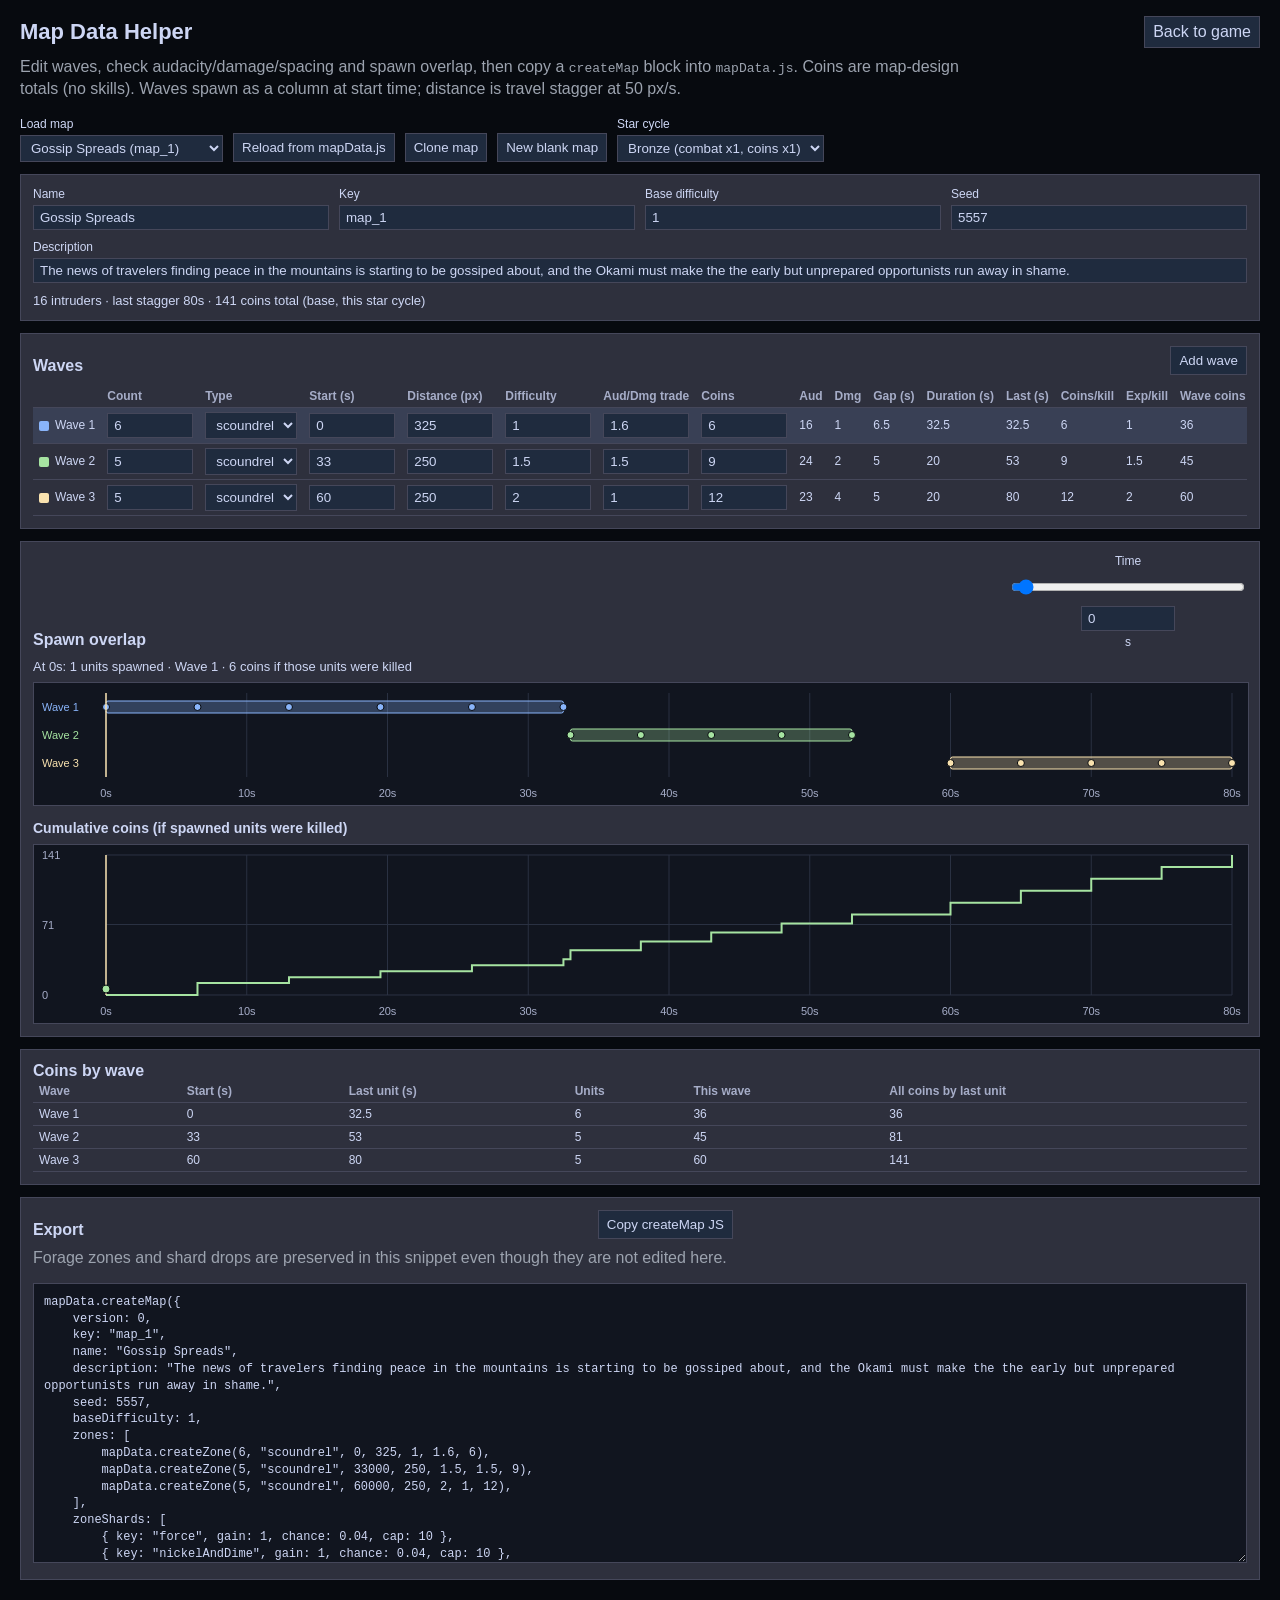
<file: mapHelper.html>
<!DOCTYPE html>
<html lang="en">
<head>
    <meta charset="UTF-8">
    <meta http-equiv="cache-control" content="max-age=0" />
    <meta http-equiv="cache-control" content="no-cache" />
    <meta http-equiv="expires" content="0" />
    <meta http-equiv="pragma" content="no-cache" />
    <meta name="viewport" content="width=device-width, initial-scale=1">
    <title>Map Data Helper</title>
    <link rel="stylesheet" href="stylesheet.css">
    <link rel="stylesheet" href="mapHelper.css">
</head>
<body class="mh-body">
    <div class="mh-page">
        <header class="mh-header">
            <div class="mh-header-row">
                <h1>Map Data Helper</h1>
                <a class="tab-button mh-back" href="index.html">Back to game</a>
            </div>
            <p class="muted-text mh-lede">Edit waves, check audacity/damage/spacing and spawn overlap, then copy a <code>createMap</code> block into <code>mapData.js</code>. Coins are map-design totals (no skills). Waves spawn as a column at start time; distance is travel stagger at 50 px/s.</p>
        </header>

        <section class="mh-toolbar">
            <label class="mh-field">Load map
                <select id="mhMapSelect"></select>
            </label>
            <button type="button" class="tab-button" id="mhReloadMapsBtn">Reload from mapData.js</button>
            <button type="button" class="tab-button" id="mhCloneMapBtn">Clone map</button>
            <button type="button" class="tab-button" id="mhNewMapBtn">New blank map</button>
            <label class="mh-field">Star cycle
                <select id="mhTierSelect">
                    <option value="0">Bronze (combat x1, coins x1)</option>
                    <option value="1">Silver (combat x4, coins x2)</option>
                    <option value="2">Gold (combat x16, coins x4)</option>
                </select>
            </label>
        </section>

        <section class="mh-card mh-meta">
            <div class="mh-meta-grid">
                <label class="mh-field">Name <input type="text" id="mhMapName"></label>
                <label class="mh-field">Key <input type="text" id="mhMapKey"></label>
                <label class="mh-field">Base difficulty <input type="number" id="mhBaseDifficulty" min="0.01" step="0.1"></label>
                <label class="mh-field">Seed <input type="number" id="mhSeed" step="1"></label>
            </div>
            <label class="mh-field mh-field-wide">Description <input type="text" id="mhDescription"></label>
            <div id="mhSummary" class="mh-summary"></div>
        </section>

        <section class="mh-card">
            <div class="mh-section-head">
                <h2>Waves</h2>
                <button type="button" class="tab-button" id="mhAddWaveBtn">Add wave</button>
            </div>
            <div class="mh-table-wrap">
                <table class="mh-table" id="mhWaveTable">
                    <thead>
                        <tr>
                            <th></th>
                            <th>Count</th>
                            <th>Type</th>
                            <th>Start (s)</th>
                            <th>Distance (px)</th>
                            <th>Difficulty</th>
                            <th>Aud/Dmg trade</th>
                            <th>Coins</th>
                            <th>Aud</th>
                            <th>Dmg</th>
                            <th>Gap (s)</th>
                            <th>Duration (s)</th>
                            <th>Last (s)</th>
                            <th>Coins/kill</th>
                            <th>Exp/kill</th>
                            <th>Wave coins</th>
                            <th></th>
                        </tr>
                    </thead>
                    <tbody id="mhWaveTableBody"></tbody>
                </table>
            </div>
        </section>

        <section class="mh-card">
            <div class="mh-section-head">
                <h2>Spawn overlap</h2>
                <label class="mh-field mh-scrub-field">Time
                    <input type="range" id="mhScrubRange" min="0" max="60" step="0.1" value="0">
                    <input type="number" id="mhScrubNum" min="0" step="0.1" value="0">
                    <span>s</span>
                </label>
            </div>
            <div id="mhScrubInfo" class="mh-scrub-info"></div>
            <div id="mhGantt" class="mh-chart"></div>
            <h3 class="mh-subhead">Cumulative coins (if spawned units were killed)</h3>
            <div id="mhCoinsChart" class="mh-chart"></div>
        </section>

        <section class="mh-card">
            <h2>Coins by wave</h2>
            <div class="mh-table-wrap">
                <table class="mh-table" id="mhCoinsTable">
                    <thead>
                        <tr>
                            <th>Wave</th>
                            <th>Start (s)</th>
                            <th>Last unit (s)</th>
                            <th>Units</th>
                            <th>This wave</th>
                            <th>All coins by last unit</th>
                        </tr>
                    </thead>
                    <tbody id="mhCoinsTableBody"></tbody>
                </table>
            </div>
        </section>

        <section class="mh-card">
            <div class="mh-section-head">
                <h2>Export</h2>
                <button type="button" class="tab-button" id="mhCopyBtn">Copy createMap JS</button>
                <span id="mhCopyStatus" class="muted-text"></span>
            </div>
            <p class="muted-text">Forage zones and shard drops are preserved in this snippet even though they are not edited here.</p>
            <textarea id="mhExport" class="mh-export" spellcheck="false" readonly></textarea>
        </section>
    </div>

    <div id="mhTooltip" class="mh-tooltip" style="display:none"></div>

    <script>
        (function loadHelperScripts() {
            const v = Date.now();
            const files = ["gameData.js", "maps.js", "mapData.js", "mapHelper.js"];
            let i = 0;
            function next() {
                if (i >= files.length) {
                    mapHelper.init();
                    return;
                }
                const s = document.createElement("script");
                s.src = files[i++] + "?t=" + v;
                s.onload = next;
                s.onerror = function() {
                    console.error("Failed to load " + s.src);
                };
                document.body.appendChild(s);
            }
            next();
        })();
    </script>
</body>
</html>
</file>
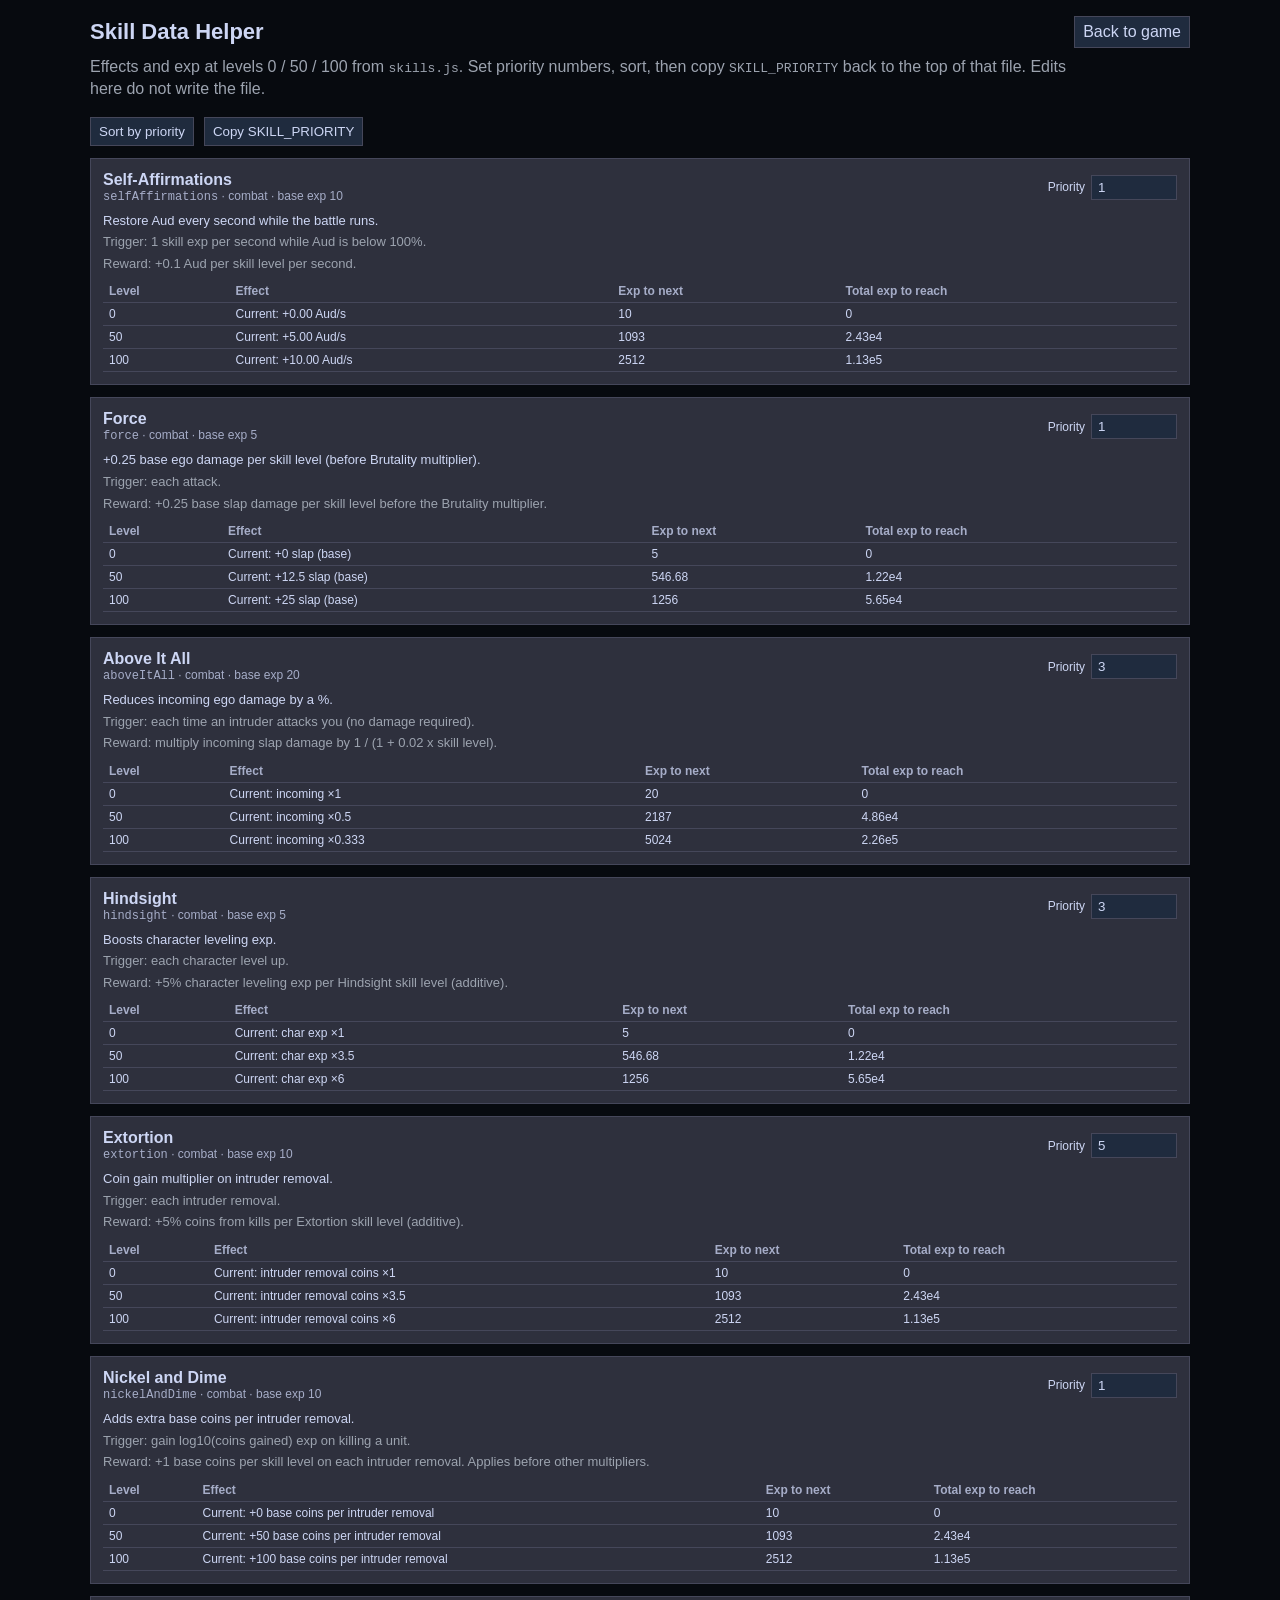
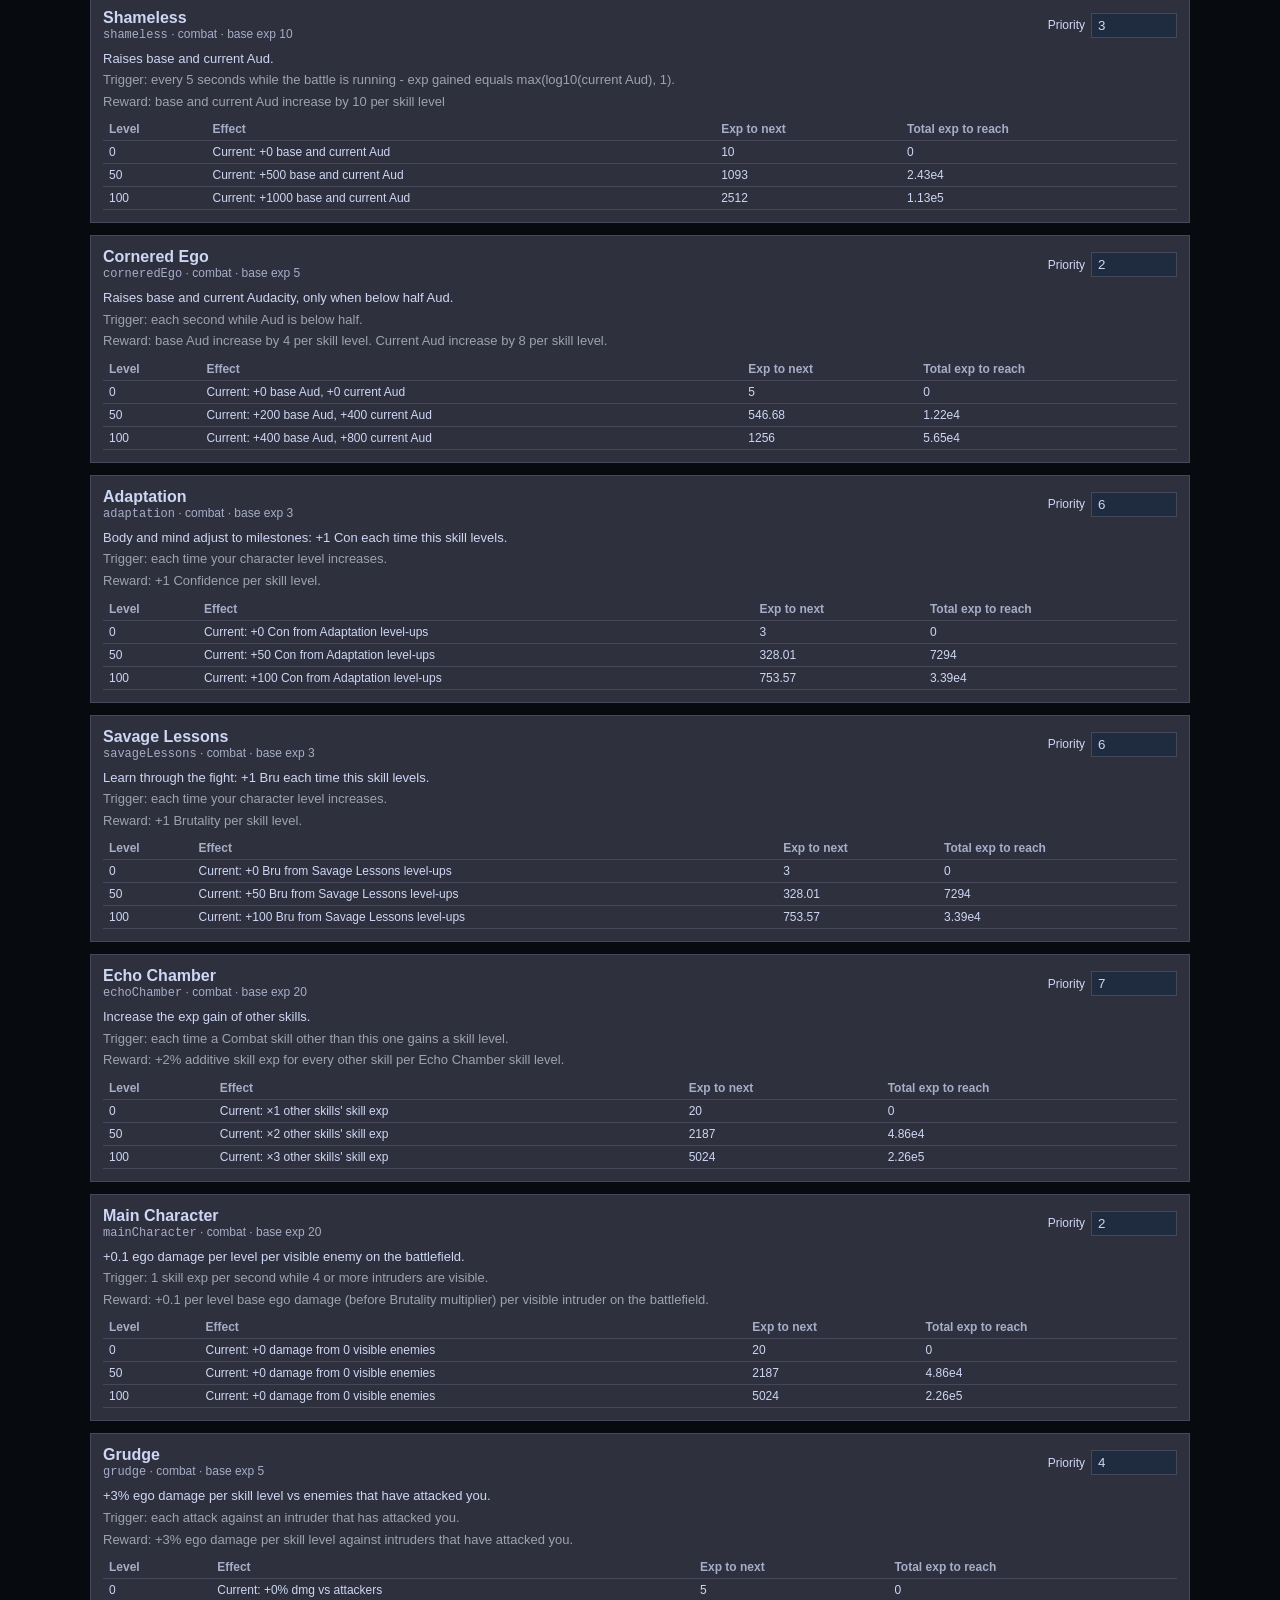
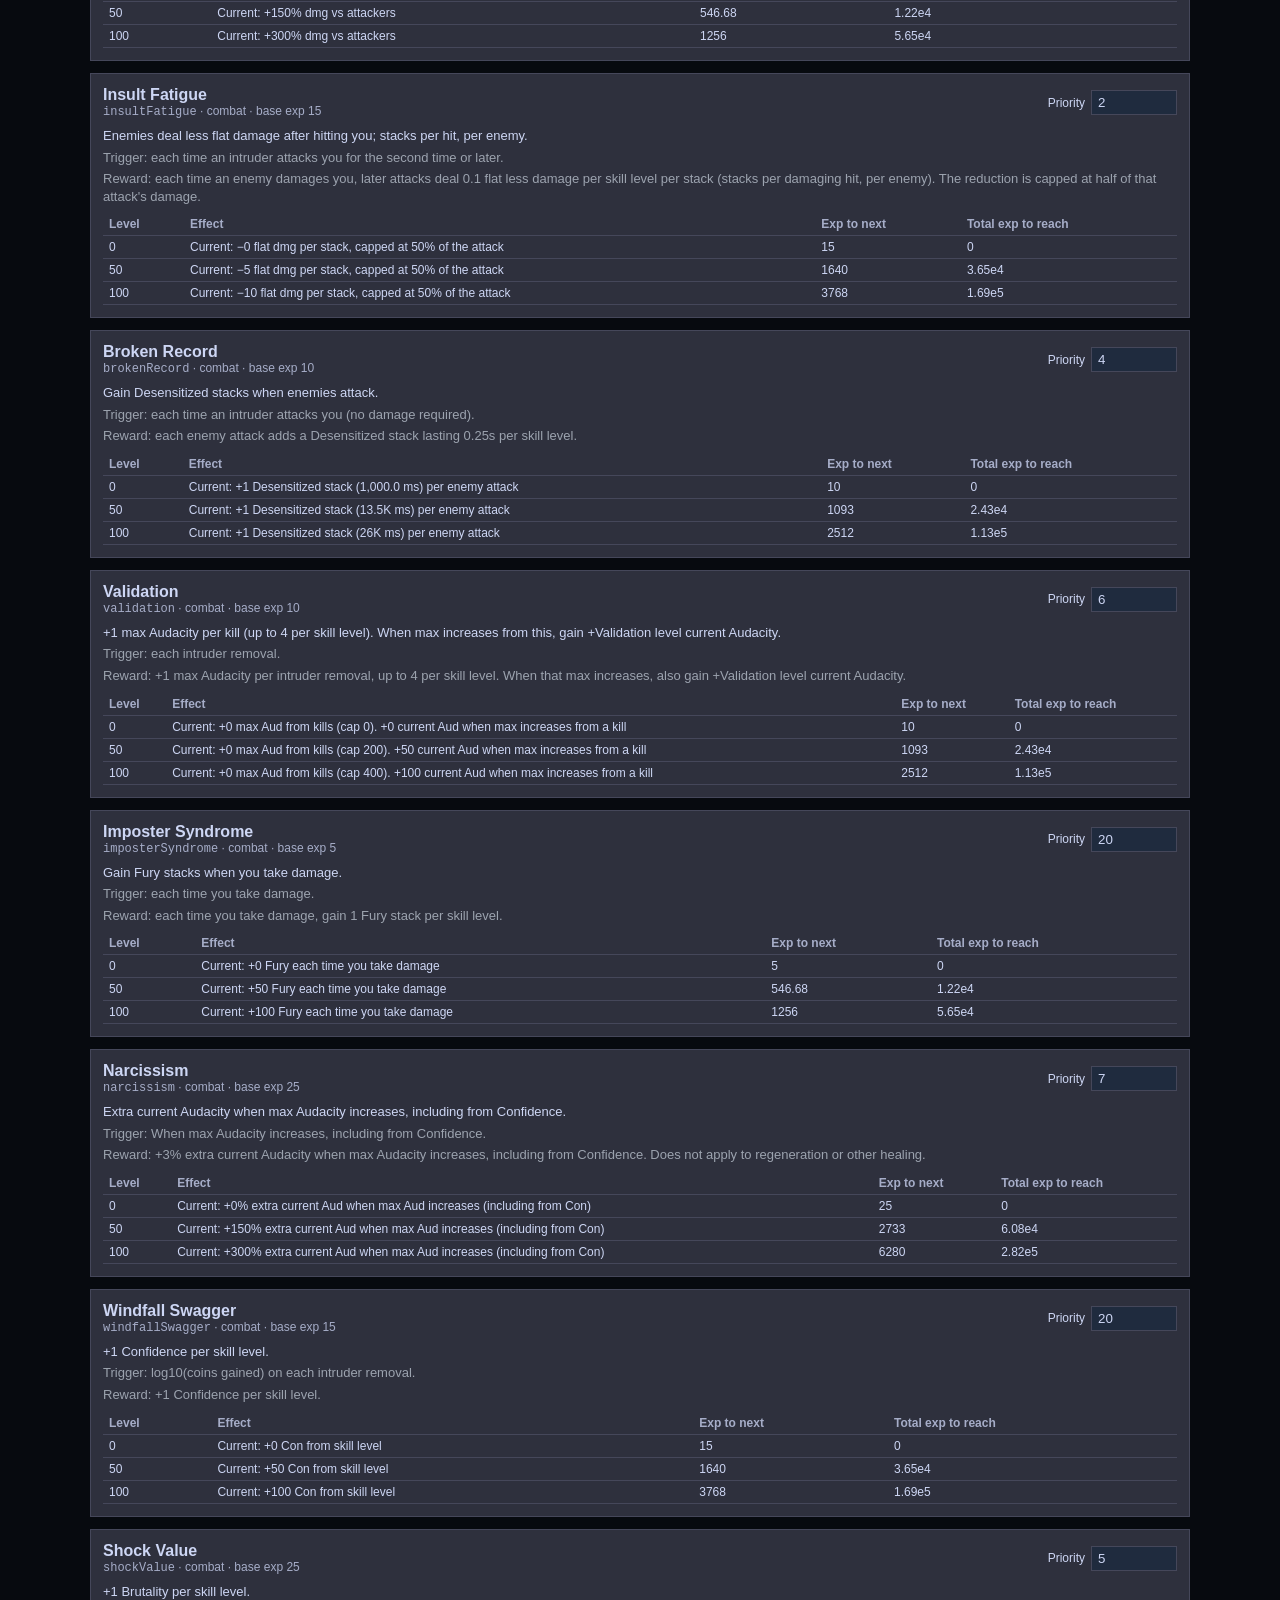
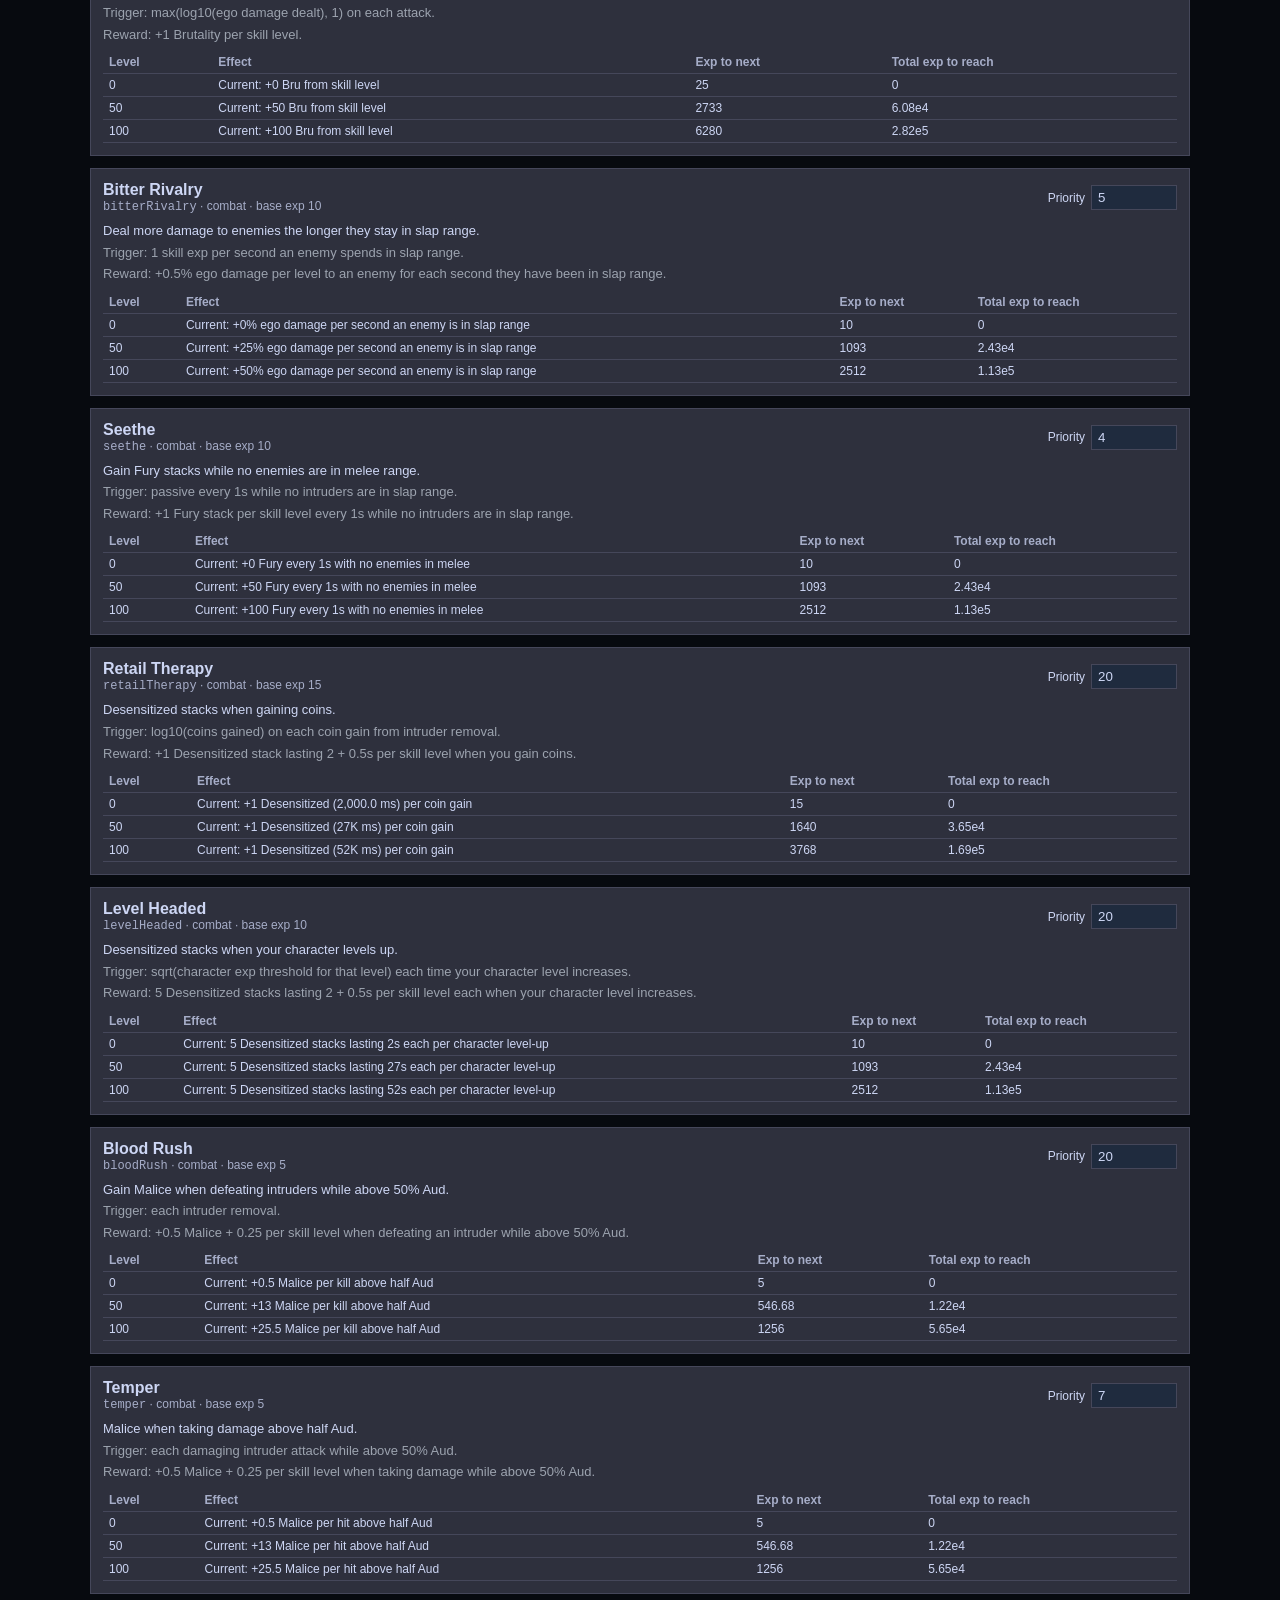
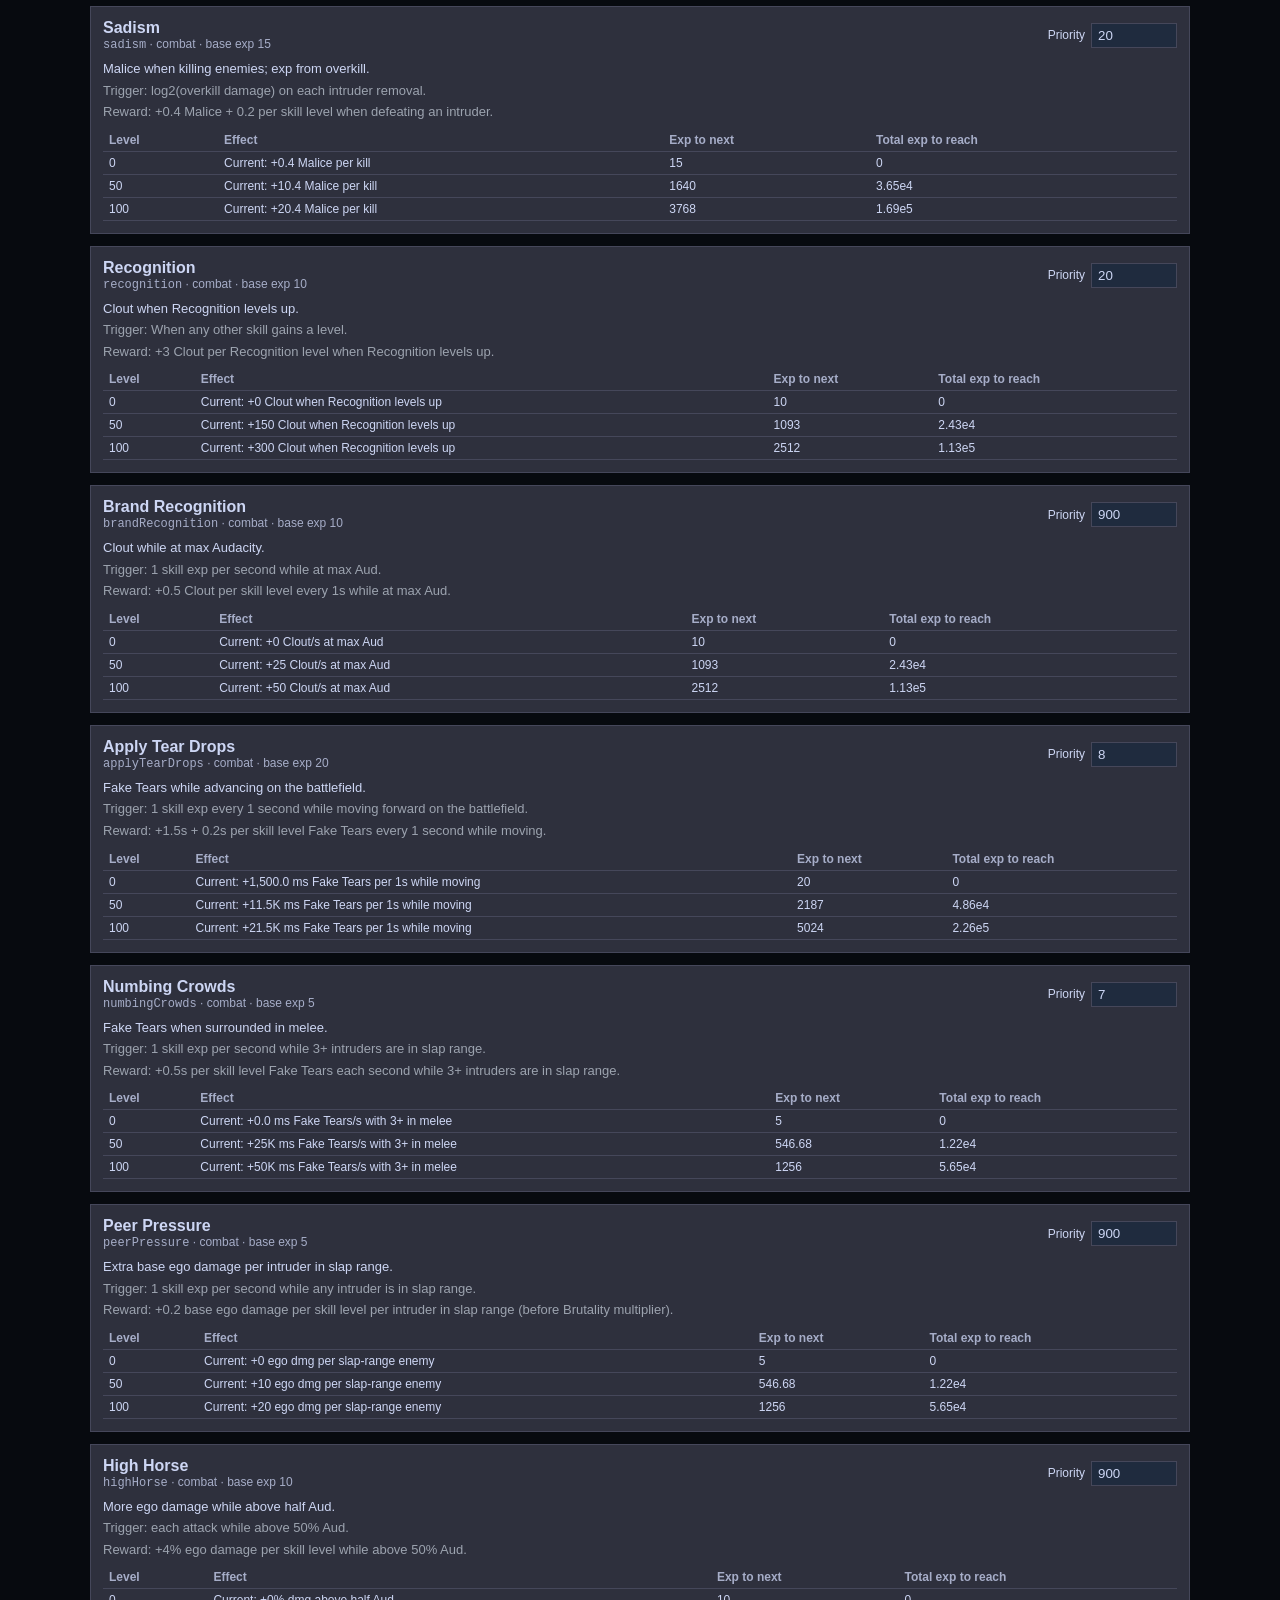
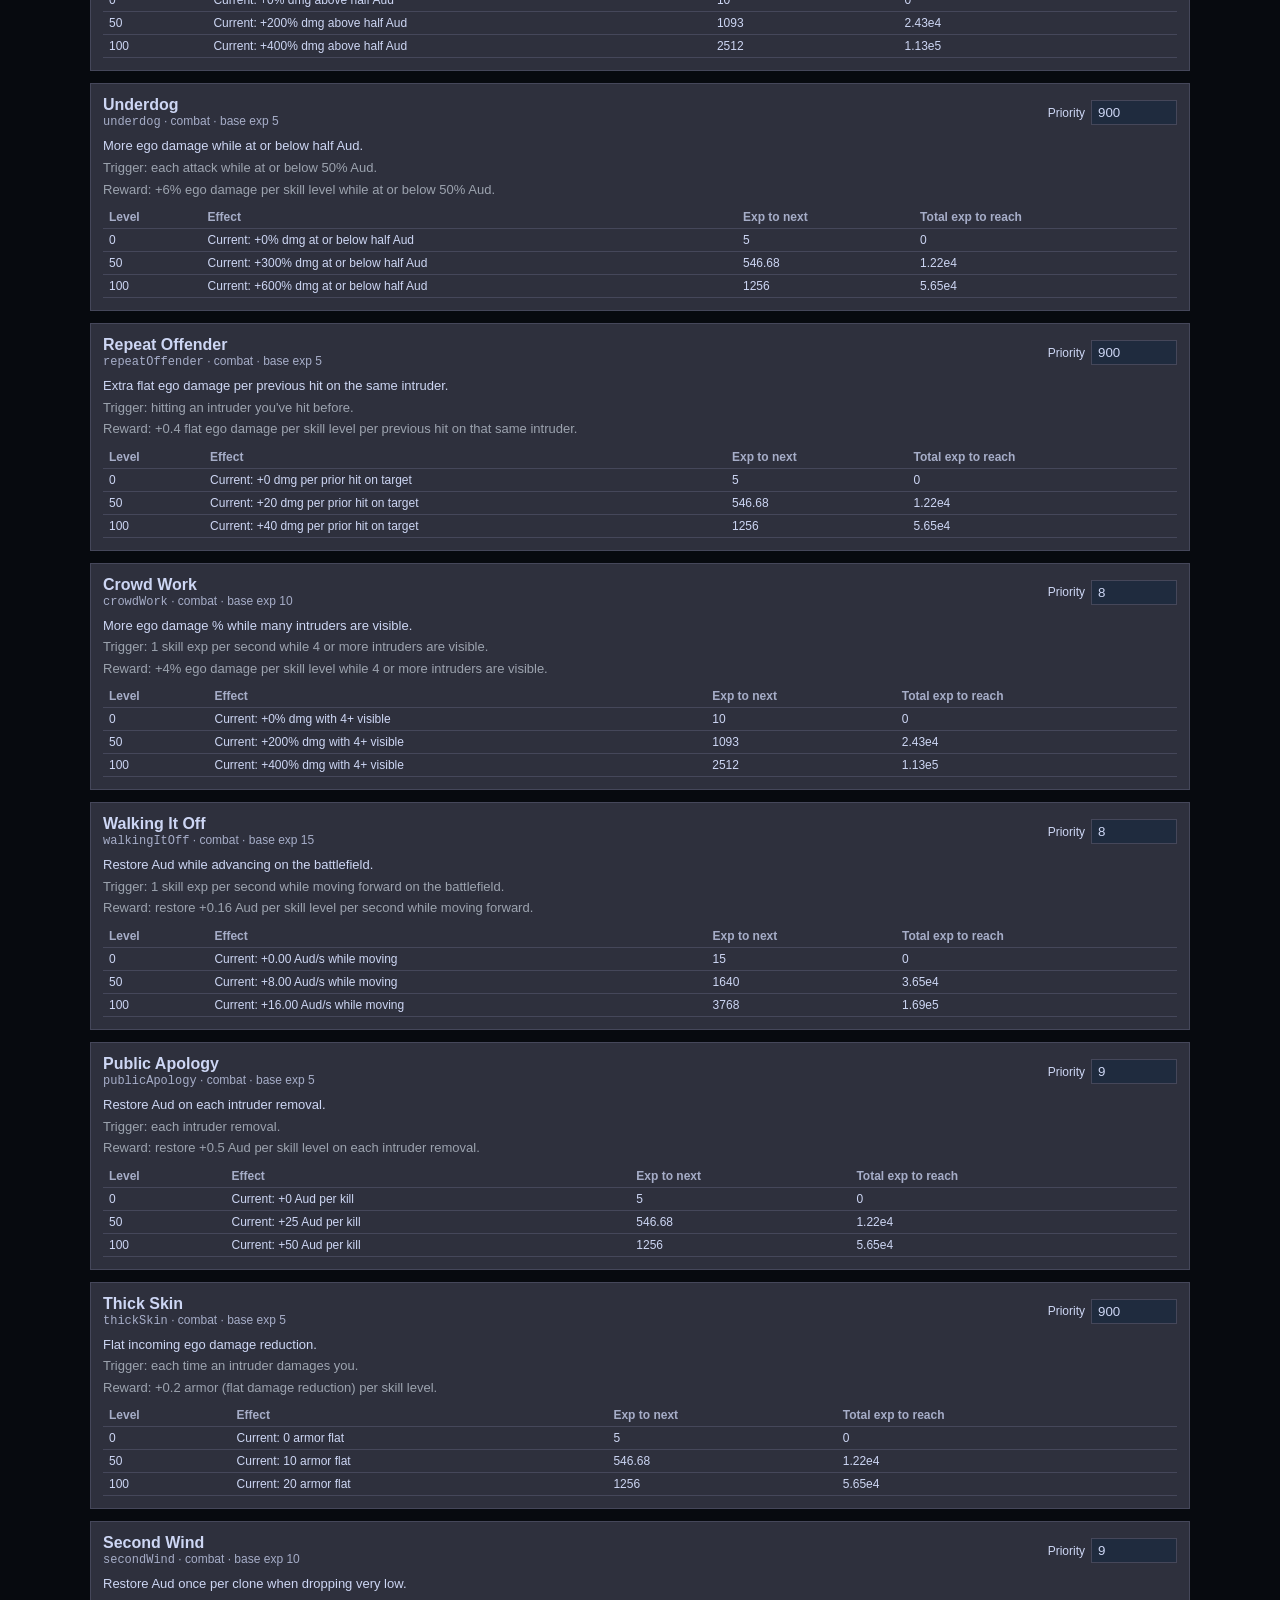
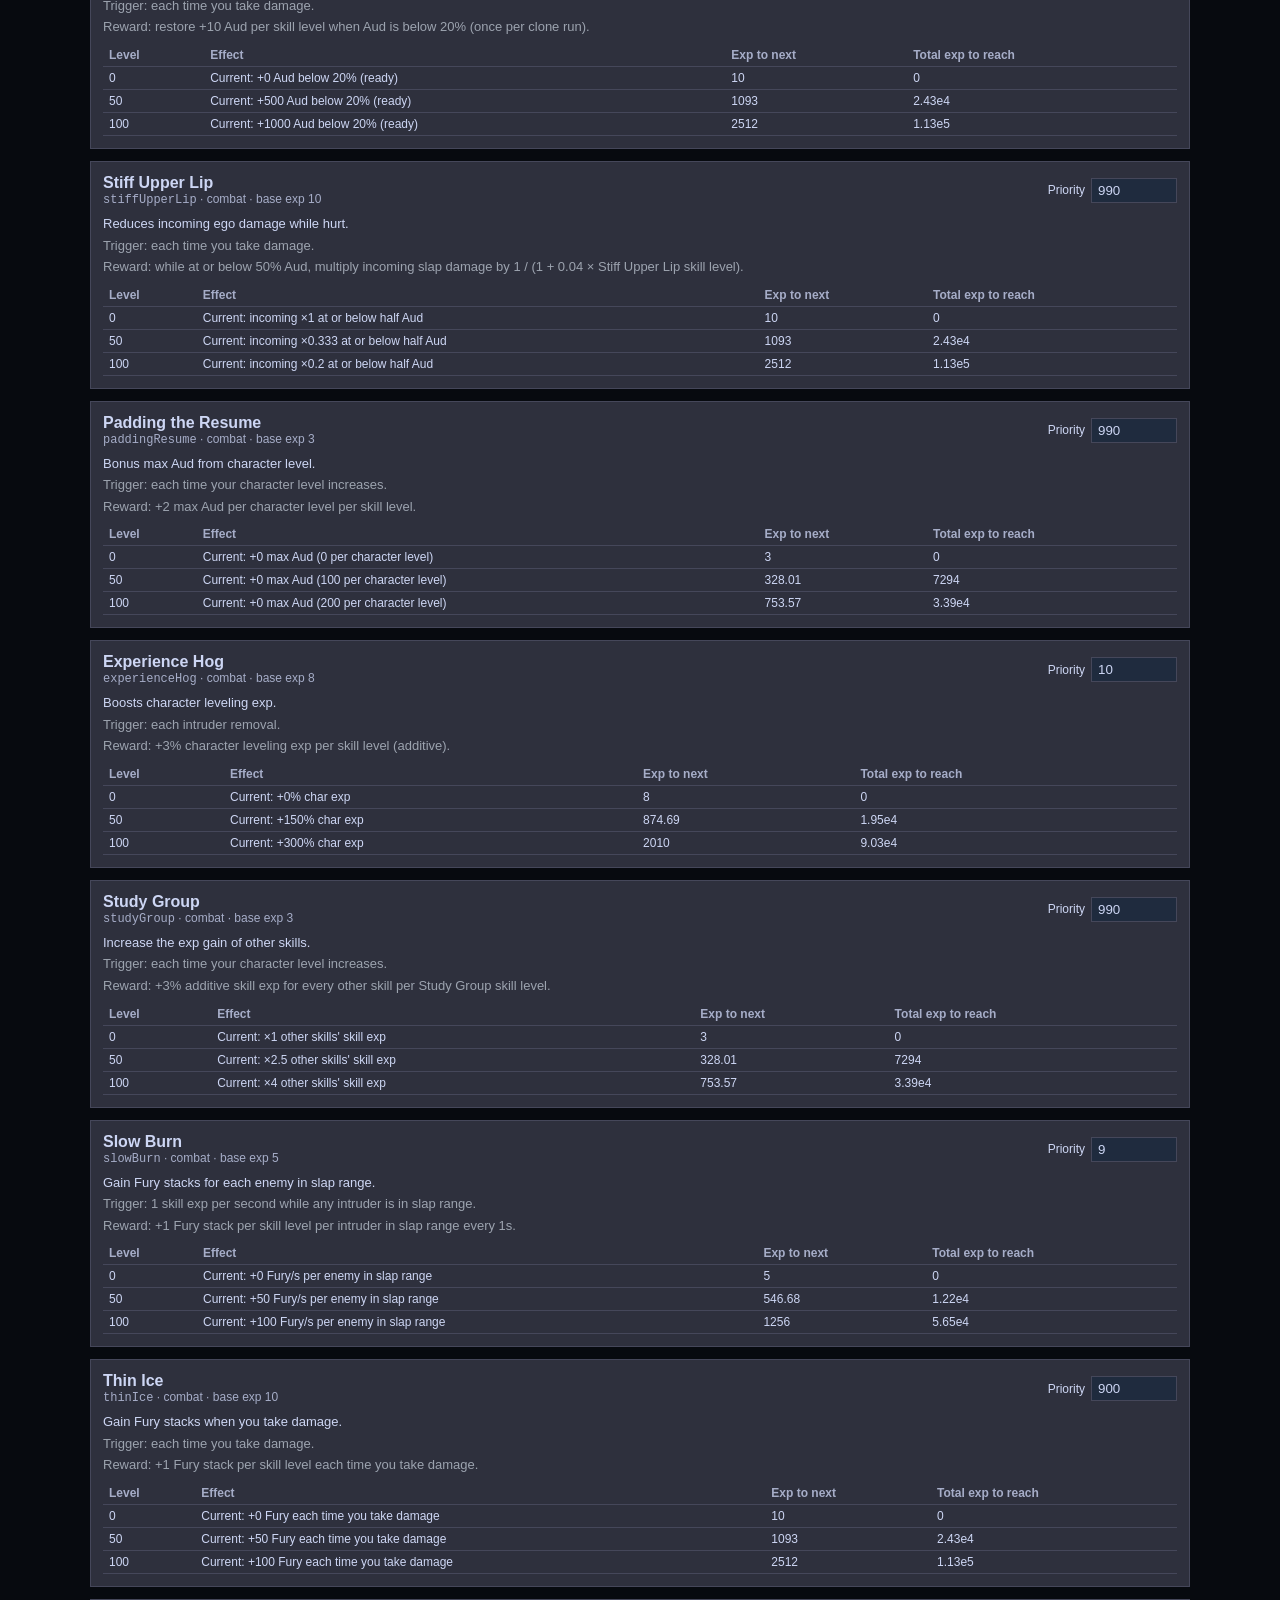
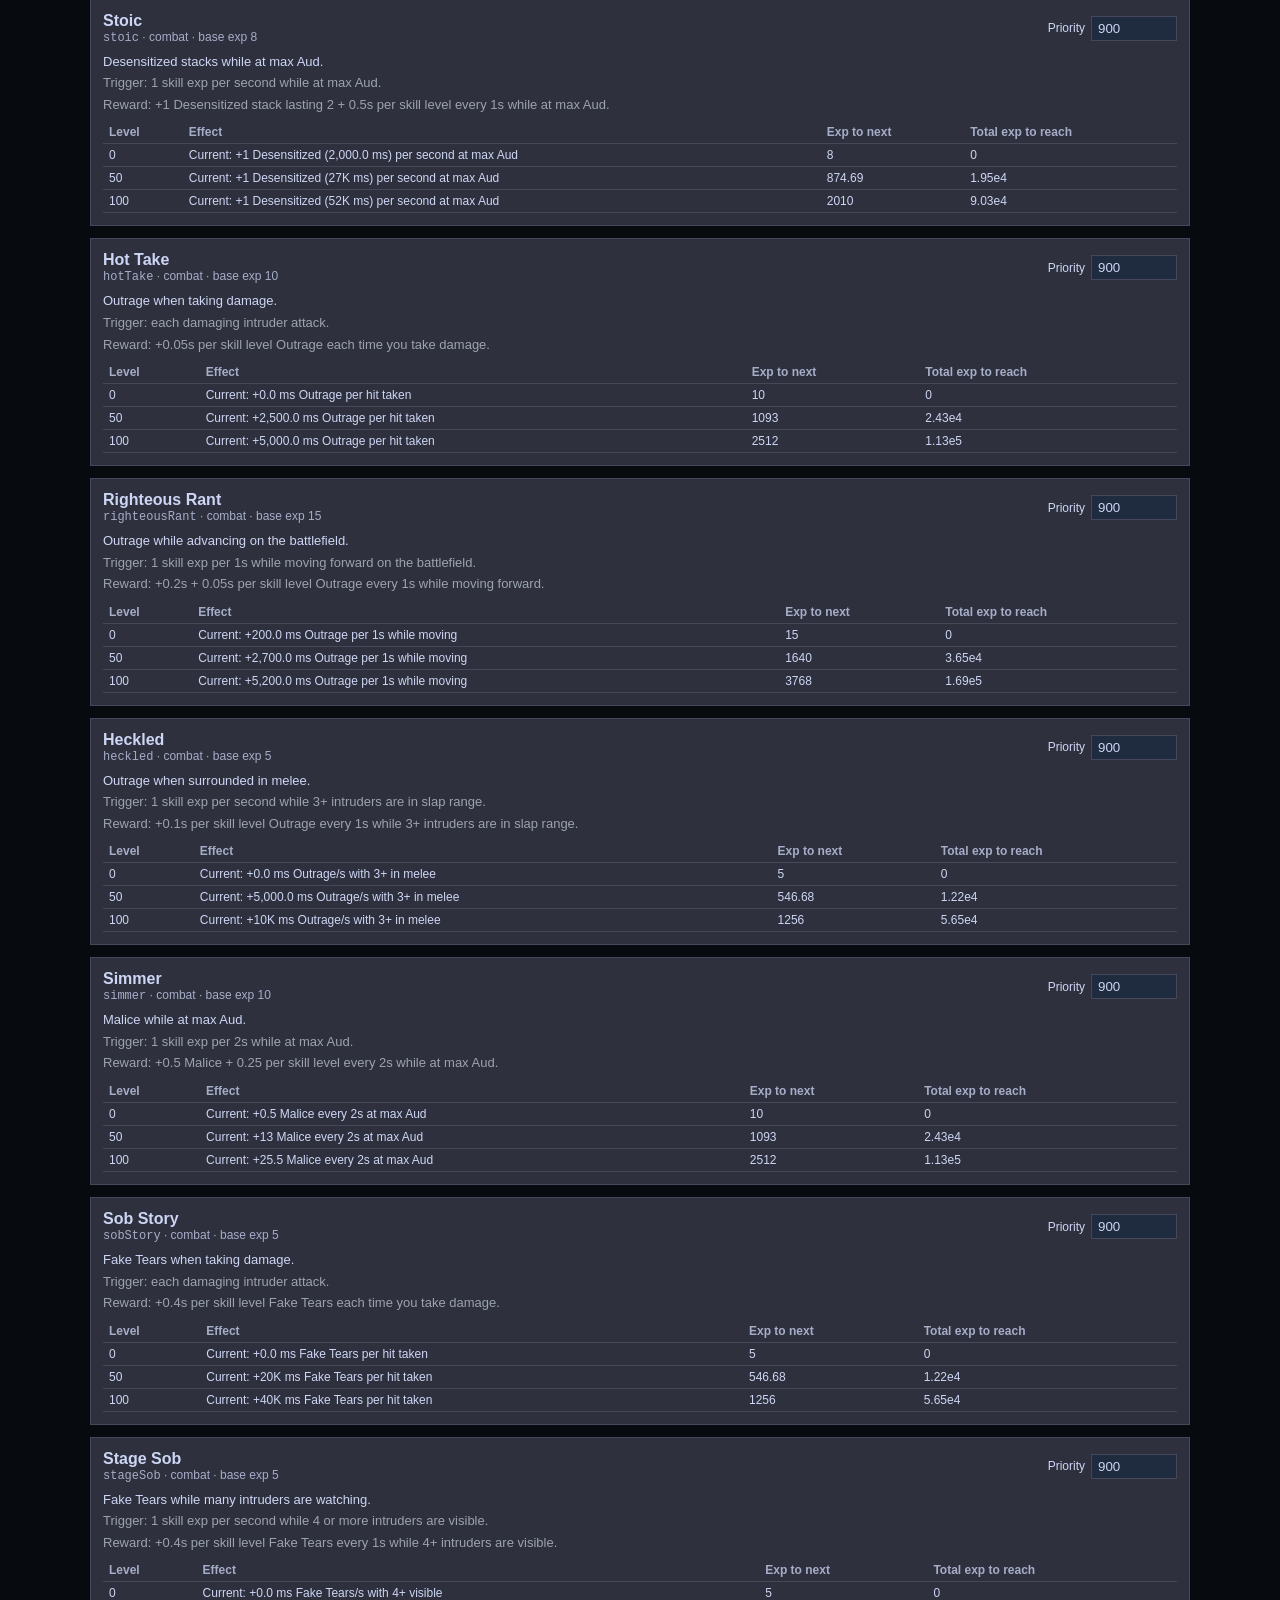
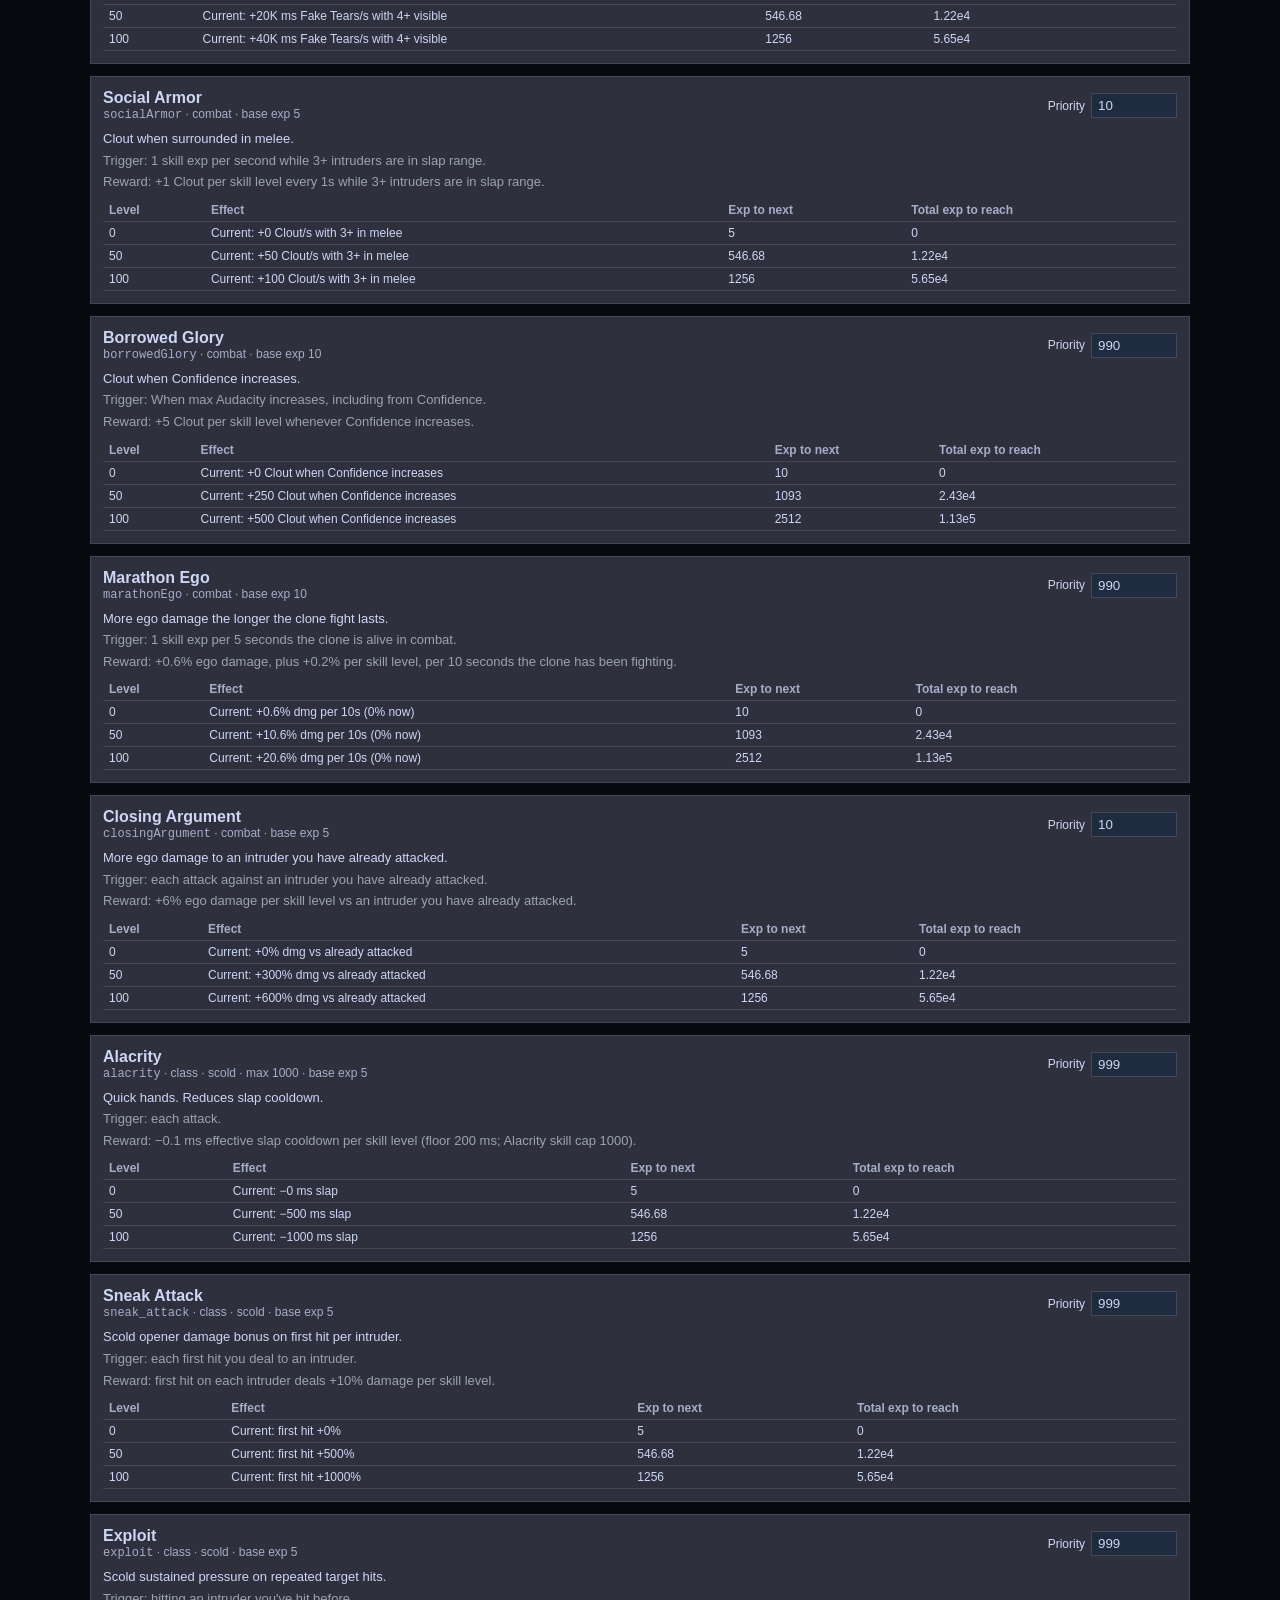
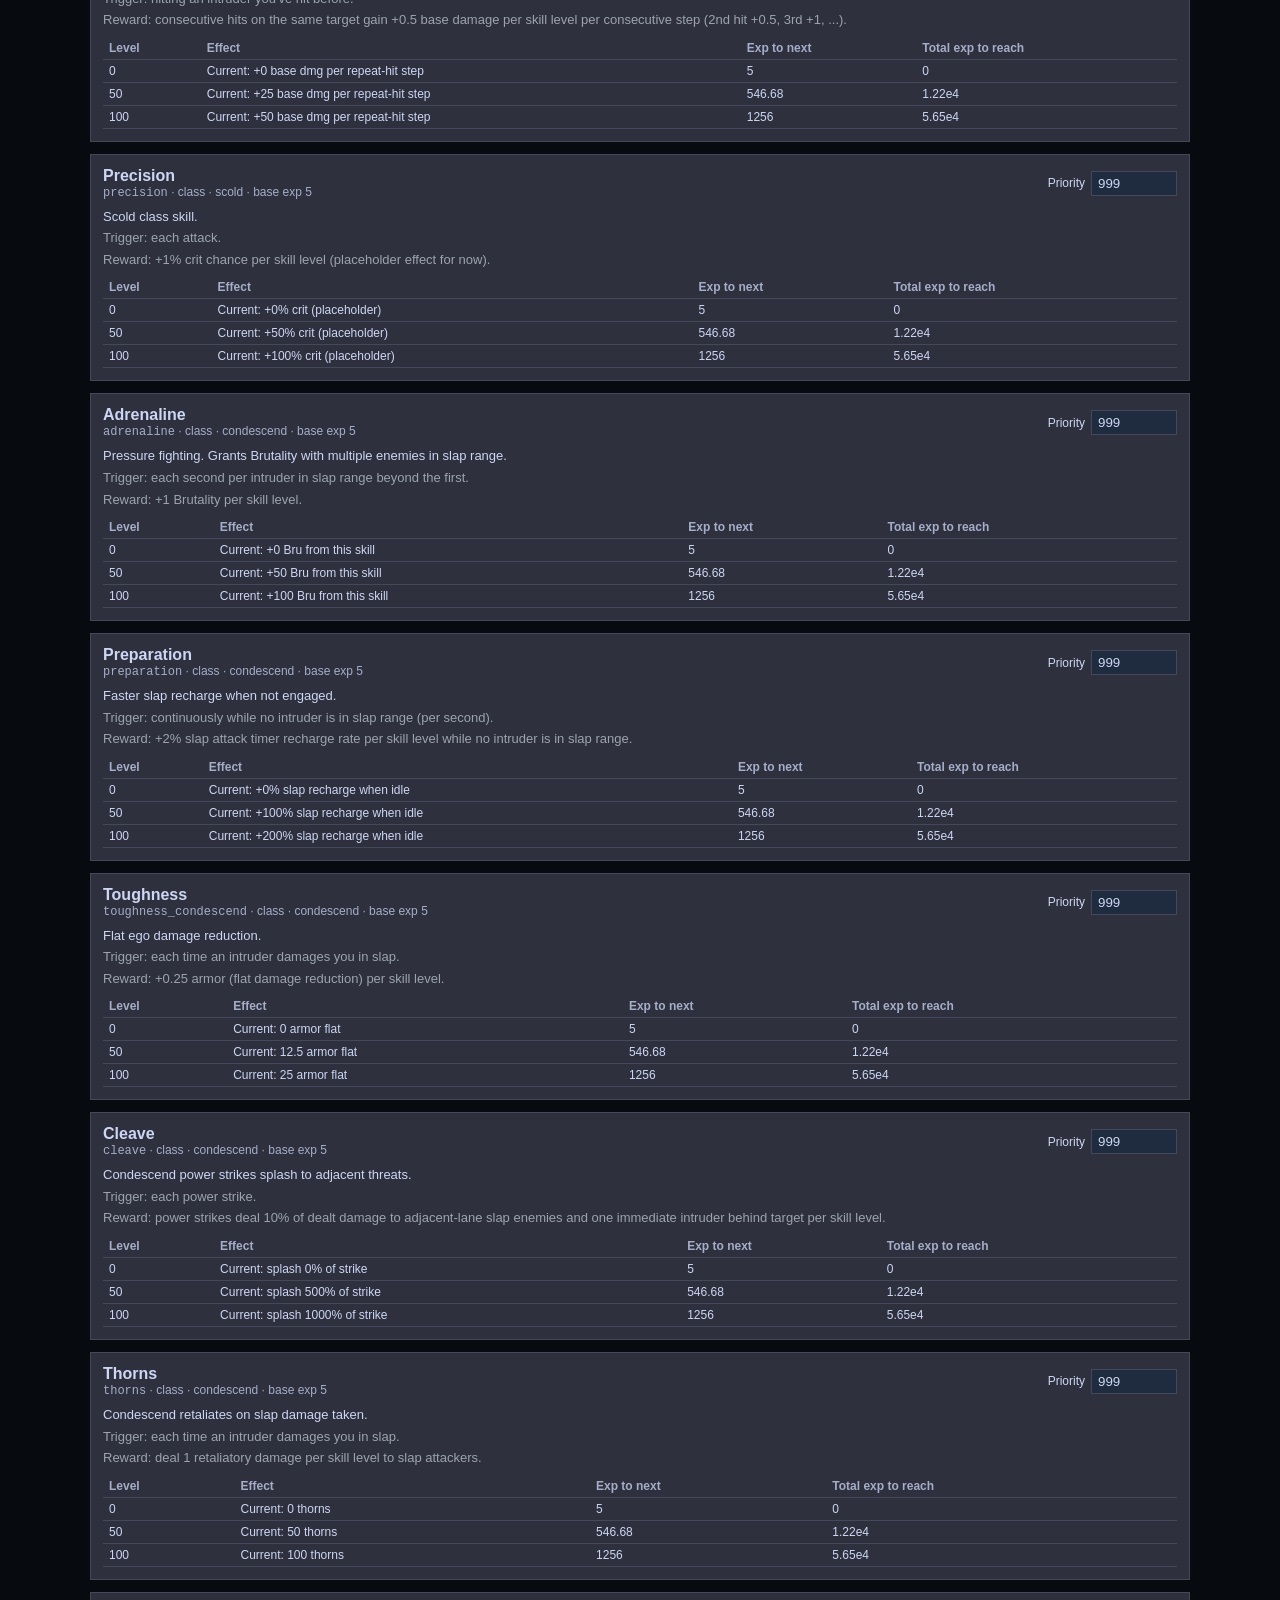
<file: skillHelper.html>
<!DOCTYPE html>
<html lang="en">
<head>
    <meta charset="UTF-8">
    <meta http-equiv="cache-control" content="max-age=0" />
    <meta http-equiv="cache-control" content="no-cache" />
    <meta http-equiv="expires" content="0" />
    <meta http-equiv="pragma" content="no-cache" />
    <meta name="viewport" content="width=device-width, initial-scale=1">
    <title>Skill Data Helper</title>
    <link rel="stylesheet" href="stylesheet.css">
    <link rel="stylesheet" href="skillHelper.css">
</head>
<body class="sh-body">
    <div class="sh-page">
        <header class="sh-header">
            <div class="sh-header-row">
                <h1>Skill Data Helper</h1>
                <a class="tab-button sh-back" href="index.html">Back to game</a>
            </div>
            <p class="muted-text sh-lede">Effects and exp at levels 0 / 50 / 100 from <code>skills.js</code>. Set priority numbers, sort, then copy <code>SKILL_PRIORITY</code> back to the top of that file. Edits here do not write the file.</p>
        </header>

        <section class="sh-toolbar">
            <button type="button" class="tab-button" id="shSortBtn">Sort by priority</button>
            <button type="button" class="tab-button" id="shCopyBtn">Copy SKILL_PRIORITY</button>
            <span id="shCopyStatus" class="muted-text"></span>
        </section>

        <div id="shSkillList" class="sh-skill-list"></div>

        <section class="sh-card">
            <div class="sh-section-head">
                <h2>Export</h2>
            </div>
            <p class="muted-text">Paste this over the <code>SKILL_PRIORITY</code> block at the top of <code>skills.js</code>.</p>
            <textarea id="shExport" class="sh-export" spellcheck="false" readonly></textarea>
        </section>
    </div>

    <script>
        (function loadHelperScripts() {
            const v = Date.now();
            const files = ["helpers.js", "gameData.js", "skills.js", "skillHelper.js"];
            let i = 0;
            function next() {
                if (i >= files.length) {
                    skillHelper.init();
                    return;
                }
                const s = document.createElement("script");
                s.src = files[i++] + "?t=" + v;
                s.onload = next;
                s.onerror = function() {
                    console.error("Failed to load " + s.src);
                };
                document.body.appendChild(s);
            }
            next();
        })();
    </script>
</body>
</html>
</file>
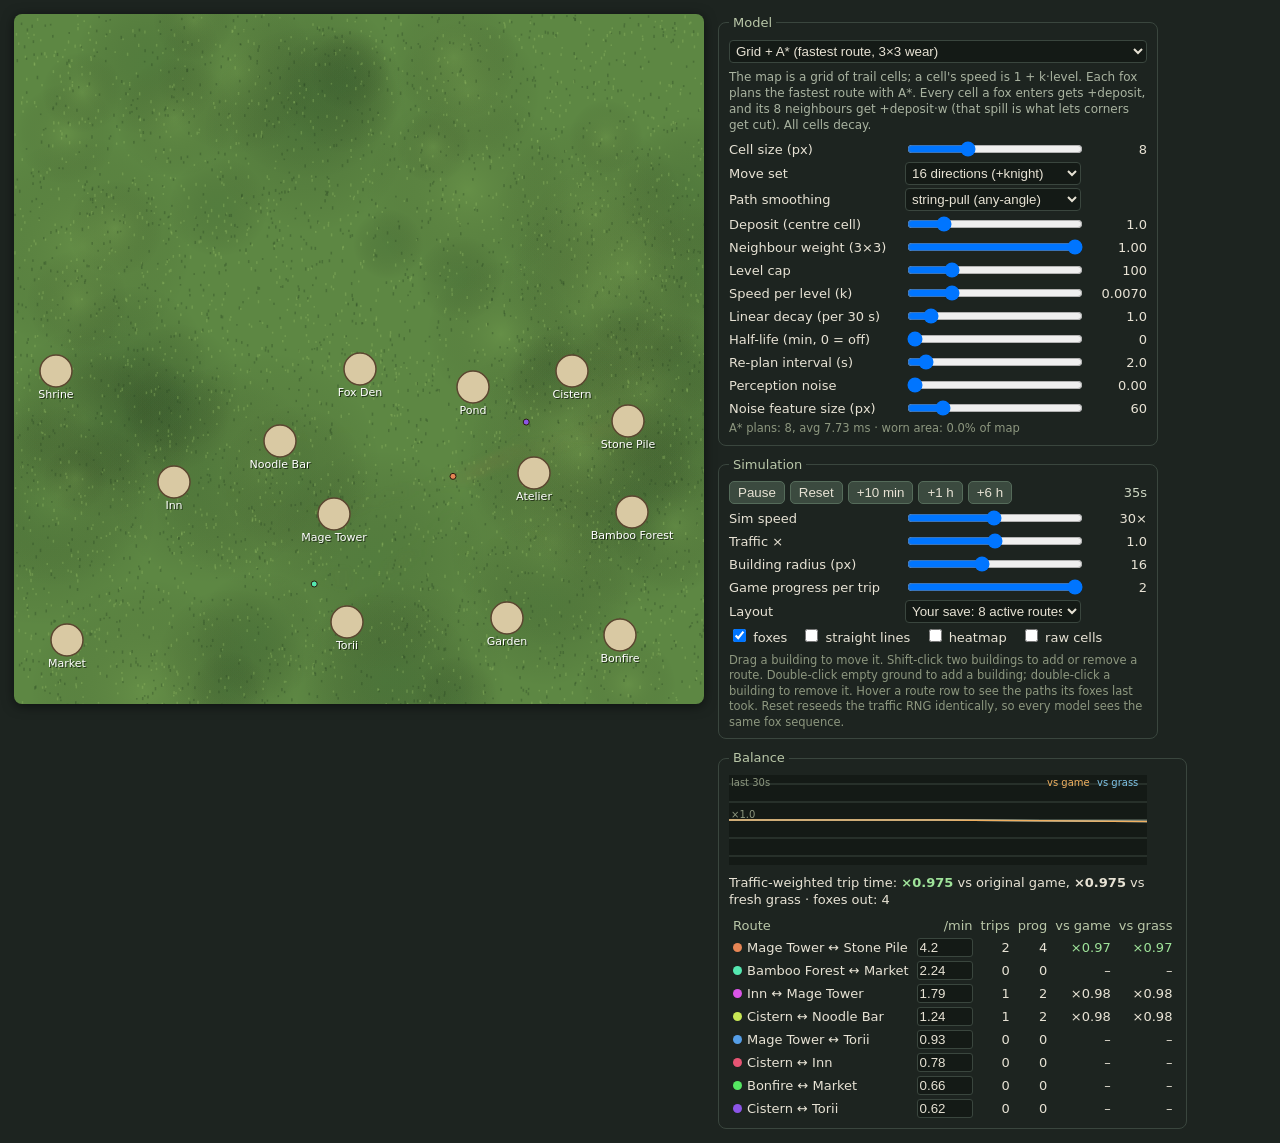
<file: tools/desire-paths.html>
<!doctype html>
<html lang="en">
<head>
<meta charset="utf-8">
<title>Desire path sandbox</title>
<style>
    body { margin: 0; background: #1d2420; color: #e7e2d4; font: 13px/1.35 system-ui, sans-serif; }
    #app { display: flex; gap: 14px; padding: 14px; align-items: flex-start; }
    #mapWrap { position: relative; flex: none; }
    #map { display: block; border-radius: 8px; box-shadow: 0 2px 12px #0008; }
    #readout { position: absolute; left: 8px; top: 8px; background: #000a; padding: 3px 7px; border-radius: 4px; font-size: 12px; pointer-events: none; white-space: pre; }
    #readout:empty { display: none; }
    #panel { width: 440px; display: flex; flex-direction: column; gap: 10px; }
    fieldset { border: 1px solid #3a463e; border-radius: 8px; padding: 8px 10px; margin: 0; }
    legend { padding: 0 4px; color: #b9c7a8; }
    .row { display: grid; grid-template-columns: 170px 1fr 60px; align-items: center; gap: 6px; margin: 3px 0; }
    .row input[type=range], .row select { width: 100%; }
    .val { text-align: right; font-variant-numeric: tabular-nums; }
    button { background: #3b4a3f; color: inherit; border: 1px solid #556b5a; border-radius: 5px; padding: 3px 8px; cursor: pointer; }
    button:hover { background: #4a5d4f; }
    button:disabled { opacity: 0.5; cursor: default; }
    table { border-collapse: collapse; width: 100%; font-variant-numeric: tabular-nums; margin-top: 6px; }
    td, th { padding: 2px 4px; text-align: right; white-space: nowrap; }
    th { color: #b9c7a8; font-weight: normal; }
    td:first-child, th:first-child { text-align: left; }
    tr.route:hover { background: #2c3830; }
    .swatch { display: inline-block; width: 9px; height: 9px; border-radius: 50%; margin-right: 5px; }
    .desc { color: #a9b3a0; font-size: 12px; margin: 6px 0; }
    .good { color: #9fe39a; }
    .bad { color: #f0a08a; }
    input[type=number] { width: 50px; background: #141a16; color: inherit; border: 1px solid #3a463e; border-radius: 3px; }
    select { background: #141a16; color: inherit; border: 1px solid #3a463e; border-radius: 4px; padding: 2px; }
    .hint { color: #8d977f; font-size: 11.5px; margin-top: 6px; }
    .buttons { display: flex; gap: 5px; align-items: center; flex-wrap: wrap; margin-bottom: 4px; }
    #clock { margin-left: auto; font-variant-numeric: tabular-nums; color: #cfd8c4; }
    #summary { margin-top: 4px; }
    #methodStatus { color: #8d977f; font-size: 11.5px; }
    .checks label { margin-right: 10px; white-space: nowrap; }
</style>
</head>
<body>
<div id="app">
    <div id="mapWrap">
        <canvas id="map" width="690" height="690"></canvas>
        <div id="readout"></div>
    </div>
    <div id="panel">
        <fieldset>
            <legend>Model</legend>
            <select id="methodSelect" style="width:100%"></select>
            <div id="methodDesc" class="desc"></div>
            <div id="methodParams"></div>
            <div id="methodStatus"></div>
        </fieldset>
        <fieldset>
            <legend>Simulation</legend>
            <div class="buttons">
                <button id="pauseBtn">Pause</button>
                <button id="resetBtn">Reset</button>
                <button class="ff" data-ff="600">+10 min</button>
                <button class="ff" data-ff="3600">+1 h</button>
                <button class="ff" data-ff="21600">+6 h</button>
                <span id="clock"></span>
            </div>
            <div id="simParams"></div>
            <div class="row"><label>Layout</label><select id="presetSelect"></select><span></span></div>
            <div class="checks">
                <label><input type="checkbox" id="showFoxes" checked> foxes</label>
                <label><input type="checkbox" id="showChords"> straight lines</label>
                <label><input type="checkbox" id="showHeat"> heatmap</label>
                <label><input type="checkbox" id="showCells"> raw cells</label>
            </div>
            <div class="hint">Drag a building to move it. Shift-click two buildings to add or remove a route. Double-click empty ground to add a building; double-click a building to remove it. Hover a route row to see the paths its foxes last took. Reset reseeds the traffic RNG identically, so every model sees the same fox sequence.</div>
        </fieldset>
        <fieldset>
            <legend>Balance</legend>
            <canvas id="chart" width="418" height="90"></canvas>
            <div id="summary"></div>
            <table>
                <thead><tr><th>Route</th><th title="Trips per minute at traffic ×1">/min</th><th>trips</th><th title="The original game's progress for this route (straight-line model, shadow-simulated)">prog</th><th title="Recent trip time ÷ what the original straight-line game would have taken for the same trips. Below 1 = faster than the current balance.">vs game</th><th title="Recent trip time ÷ walking the straight line on fresh grass">vs grass</th></tr></thead>
                <tbody id="routeRows"></tbody>
            </table>
        </fieldset>
    </div>
</div>
<script>
"use strict";

const W = 690;
const H = 690;
const BASE_SPEED = 15; // px per second (resortData.foxDenCarrierSpeed)
const DT = 0.1; // sim step, seconds
const GAME_CAP = 140; // dirt road cap in the save (100 + 2 upgrades + card)
const GAME_K = 0.005; // original speed bonus per progress
const SEGS = 22; // polyline segments, same as engine.dirtRoadLayoutSegments
const FINE = 2; // map px per pixel of the smoothed grid view

const NAMES = { foxDen: "Fox Den", mage_tower: "Mage Tower", stonePile: "Stone Pile", inn: "Inn", torii: "Torii", atelier: "Atelier", bambooForest: "Bamboo Forest", garden: "Garden", bonfire: "Bonfire", pond: "Pond", cistern: "Cistern", market: "Market", shrine: "Shrine", noodleBar: "Noodle Bar" };
const SAVE_POS = { foxDen: [346, 355], mage_tower: [320, 500], stonePile: [614, 407], inn: [160, 468], torii: [333, 608], atelier: [520, 459], bambooForest: [618, 498], garden: [493, 604], bonfire: [606, 621], pond: [459, 373], cistern: [558, 357], market: [53, 626], shrine: [42, 357], noodleBar: [266, 427] };
// Trips per minute, measured by counting carrier spawns over the save's 21.5 h offline catch-up.
const SAVE_ROUTES = [["mage_tower", "stonePile", 4.2], ["bambooForest", "market", 2.24], ["inn", "mage_tower", 1.79], ["cistern", "noodleBar", 1.24], ["mage_tower", "torii", 0.93], ["cistern", "inn", 0.78], ["bonfire", "market", 0.66], ["cistern", "torii", 0.62]];
// Every road the save has ever used (the rest are construction hauls, rare in practice).
const SAVE_ALL_PAIRS = [["atelier", "bambooForest"], ["atelier", "stonePile"], ["garden", "stonePile"], ["inn", "stonePile"], ["bambooForest", "mage_tower"], ["bambooForest", "inn"], ["bambooForest", "bonfire"], ["atelier", "bonfire"], ["bambooForest", "pond"], ["pond", "stonePile"], ["cistern", "stonePile"], ["atelier", "inn"], ["bambooForest", "torii"], ["stonePile", "torii"], ["market", "stonePile"], ["bambooForest", "shrine"], ["shrine", "stonePile"], ["atelier", "shrine"], ["atelier", "mage_tower"], ["bambooForest", "noodleBar"], ["noodleBar", "stonePile"]];

const PRESETS = {
    save: { label: "Your save: 8 active routes (measured traffic)", build: () => savePreset(false) },
    saveAll: { label: "Your save: all 29 roads (+0.4/min on the rare ones)", build: () => savePreset(true) },
    hub: { label: "Hub and spokes (one source, 8 targets)", build: hubPreset },
    random: { label: "Random (12 buildings, 14 routes)", build: randomPreset }
};

/* ---------- seeded RNGs: traffic has its own stream so every model (noisy or not) sees the same foxes ---------- */

let rngState = 1;
let noiseState = 1;
function mulberry(s) {
    let t = Math.imul(s ^ (s >>> 15), 1 | s);
    t = (t + Math.imul(t ^ (t >>> 7), 61 | t)) ^ t;
    return ((t ^ (t >>> 14)) >>> 0) / 4294967296;
}
function rand() {
    rngState = (rngState + 0x6D2B79F5) | 0;
    return mulberry(rngState);
}
function noiseRand() {
    noiseState = (noiseState + 0x6D2B79F5) | 0;
    return mulberry(noiseState);
}
function noiseGauss() {
    return Math.sqrt(-2 * Math.log(1 - noiseRand())) * Math.cos(2 * Math.PI * noiseRand());
}

function clamp(v, lo, hi) {
    return v < lo ? lo : v > hi ? hi : v;
}

/* ---------- sim core ---------- */

const sim = {
    t: 0,
    buildings: [],
    routes: [],
    foxes: [],
    method: null,
    paused: false,
    fastForwarding: false,
    stepAcc: 0,
    history: [],
    historyAcc: 0,
    nextRouteId: 1,
    nextBuildingId: 1,
    hoverRoute: null,
    pendingBuilding: null,
    drag: null,
    lagging: false,
    p: {}
};

const simParams = [
    { key: "speed", label: "Sim speed", min: 1, max: 1000, step: 1, value: 30, log: true, fmt: v => v + "×" },
    { key: "traffic", label: "Traffic ×", min: 0.1, max: 10, step: 0.1, value: 1, log: true },
    { key: "buildingR", label: "Building radius (px)", min: 6, max: 30, step: 1, value: 16, layout: true },
    { key: "oldDeposit", label: "Game progress per trip", min: 1, max: 2, step: 1, value: 2, title: "+1 per delivery, +2 with Sprinkle Ore on Roads. Drives the 'vs game' baseline and the polyline model." }
];

function makeBuilding(key, name, x, y) {
    return { id: sim.nextBuildingId++, key: key, name: name, x: x, y: y, idx: 0 };
}

function makeRoute(a, b, rate) {
    if (a.key > b.key) {
        [a, b] = [b, a];
    }
    return { id: sim.nextRouteId++, a: a, b: b, key: a.key + "|" + b.key, rate: rate, color: "#fff", chord: 1, progress: 0, acc: 0, trips: 0, emaActual: 0, emaOld: 0, lastPath: [null, null], cells: null };
}

function savePreset(all) {
    const byKey = {};
    const buildings = Object.keys(SAVE_POS).map(k => (byKey[k] = makeBuilding(k, NAMES[k], SAVE_POS[k][0], SAVE_POS[k][1])));
    const routes = SAVE_ROUTES.map(r => makeRoute(byKey[r[0]], byKey[r[1]], r[2]));
    if (all) {
        for (const pair of SAVE_ALL_PAIRS) {
            routes.push(makeRoute(byKey[pair[0]], byKey[pair[1]], 0.4));
        }
    }
    return { buildings, routes };
}

function hubPreset() {
    const buildings = [makeBuilding("source", "Source", 100, 345)];
    const routes = [];
    for (let i = 0; i < 8; i++) {
        const ang = -0.9 + (1.8 * i) / 7;
        const b = makeBuilding("t" + i, "Target " + (i + 1), 100 + 520 * Math.cos(ang), 345 + 300 * Math.sin(ang));
        buildings.push(b);
        routes.push(makeRoute(buildings[0], b, 1.2));
    }
    return { buildings, routes };
}

function randomPreset() {
    const buildings = [];
    while (buildings.length < 12) {
        const x = 50 + Math.random() * (W - 100);
        const y = 50 + Math.random() * (H - 100);
        if (buildings.every(b => Math.hypot(b.x - x, b.y - y) > 90)) {
            buildings.push(makeBuilding("r" + buildings.length, "Spot " + (buildings.length + 1), x, y));
        }
    }
    const routes = [];
    const seen = {};
    while (routes.length < 14) {
        const a = buildings[Math.floor(Math.random() * buildings.length)];
        const b = buildings[Math.floor(Math.random() * buildings.length)];
        const key = [a.key, b.key].sort().join("|");
        if (a !== b && !seen[key]) {
            seen[key] = true;
            routes.push(makeRoute(a, b, Math.round((0.3 + Math.random() * Math.random() * 4) * 10) / 10));
        }
    }
    return { buildings, routes };
}

function loadPreset(key) {
    const preset = PRESETS[key].build();
    sim.buildings = preset.buildings;
    sim.routes = preset.routes;
    renumberBuildings();
    resetSim();
    rebuildRouteTable();
}

function renumberBuildings() {
    sim.buildings.forEach((b, i) => {
        b.idx = i;
    });
    for (const r of sim.routes) {
        r.chord = Math.max(1, Math.hypot(r.b.x - r.a.x, r.b.y - r.a.y));
    }
}

function resetSim() {
    rngState = 12345;
    noiseState = 777;
    sim.t = 0;
    sim.foxes = [];
    sim.history = [];
    sim.historyAcc = 0;
    sim.stepAcc = 0;
    for (const r of sim.routes) {
        r.progress = 0;
        r.acc = rand();
        r.trips = 0;
        r.emaActual = 0;
        r.emaOld = 0;
        r.lastPath = [null, null];
    }
    sim.method.init();
}

function layoutChanged() {
    renumberBuildings();
    sim.method.onLayoutChanged();
}

function stepSim() {
    const traffic = sim.p.traffic;
    for (const r of sim.routes) {
        r.acc += (r.rate / 60) * traffic * DT * (0.5 + rand());
        while (r.acc >= 1) {
            r.acc -= 1;
            spawnFox(r);
        }
        r.progress = Math.max(0, r.progress - DT / 30);
    }
    sim.method.update(DT);
    const foxes = sim.foxes;
    for (let i = 0; i < foxes.length; i++) {
        if (sim.method.step(foxes[i], DT)) {
            arrive(foxes[i]);
            foxes[i] = foxes[foxes.length - 1];
            foxes.pop();
            i--;
        }
    }
    sim.t += DT;
    sim.historyAcc += DT;
    if (sim.historyAcc >= 10) {
        sim.historyAcc -= 10;
        const o = overall();
        sim.history.push(o);
        if (sim.history.length > 2160) {
            sim.history.shift();
        }
    }
}

function spawnFox(r) {
    const dir = rand() < 0.5 ? 0 : 1;
    const from = dir ? r.b : r.a;
    const to = dir ? r.a : r.b;
    const fox = {
        route: r,
        dir: dir,
        from: from,
        to: to,
        x: from.x,
        y: from.y,
        t0: sim.t,
        oldTime: r.chord / (BASE_SPEED * (1 + GAME_K * Math.min(GAME_CAP, r.progress)))
    };
    sim.method.spawn(fox);
    sim.foxes.push(fox);
}

function arrive(fox) {
    const r = fox.route;
    const a = Math.max(0.1, 1 / (r.trips + 1));
    r.trips++;
    r.emaActual += a * (sim.t - fox.t0 - r.emaActual);
    r.emaOld += a * (fox.oldTime - r.emaOld);
    r.progress = Math.min(GAME_CAP, r.progress + sim.p.oldDeposit);
    sim.method.arrive(fox);
}

/** Traffic-weighted trip time over the routes that have finished a trip, relative to the original game and to fresh grass. */
function overall() {
    let actual = 0;
    let old = 0;
    let grass = 0;
    for (const r of sim.routes) {
        if (r.trips > 0) {
            actual += r.rate * r.emaActual;
            old += r.rate * r.emaOld;
            grass += r.rate * (r.chord / BASE_SPEED);
        }
    }
    return { vsGame: old > 0 ? actual / old : 1, vsGrass: grass > 0 ? actual / grass : 1 };
}

/* ---------- shared grid helpers ---------- */

function createGrid(cell) {
    const cols = Math.ceil(W / cell);
    const rows = Math.ceil(H / cell);
    const grid = { cell: cell, cols: cols, rows: rows, n: cols * rows, level: new Float32Array(cols * rows), obs: new Int16Array(cols * rows), decayAcc: 0 };
    grid.raw = makeLayer(cols, rows);
    // The smooth view samples the field bilinearly at half map resolution, then colours it, so trail edges follow contours instead of cell steps.
    grid.fine = makeLayer(W / FINE, H / FINE);
    grid.fineU = new Int32Array(W / FINE);
    grid.fineFu = new Float32Array(W / FINE);
    grid.fineV = new Int32Array(H / FINE);
    grid.fineFv = new Float32Array(H / FINE);
    for (let p = 0; p < W / FINE; p++) {
        const u = clamp(((p + 0.5) * FINE) / cell - 0.5, 0, cols - 1.001);
        grid.fineU[p] = u | 0;
        grid.fineFu[p] = u - (u | 0);
    }
    for (let p = 0; p < H / FINE; p++) {
        const v = clamp(((p + 0.5) * FINE) / cell - 0.5, 0, rows - 1.001);
        grid.fineV[p] = v | 0;
        grid.fineFv[p] = v - (v | 0);
    }
    rebuildObstacles(grid);
    return grid;
}

function makeLayer(w, h) {
    const canvas = document.createElement("canvas");
    canvas.width = w;
    canvas.height = h;
    const c = canvas.getContext("2d");
    return { canvas: canvas, ctx: c, img: c.createImageData(w, h), w: w, h: h };
}

/** Cells inside a building belong to it (impassable except to foxes starting or ending there). */
function rebuildObstacles(g) {
    g.obs.fill(-1);
    const r = sim.p.buildingR;
    for (const b of sim.buildings) {
        const c0 = Math.max(0, Math.floor((b.x - r) / g.cell));
        const c1 = Math.min(g.cols - 1, Math.floor((b.x + r) / g.cell));
        const r0 = Math.max(0, Math.floor((b.y - r) / g.cell));
        const r1 = Math.min(g.rows - 1, Math.floor((b.y + r) / g.cell));
        for (let y = r0; y <= r1; y++) {
            for (let x = c0; x <= c1; x++) {
                const dx = (x + 0.5) * g.cell - b.x;
                const dy = (y + 0.5) * g.cell - b.y;
                if (dx * dx + dy * dy <= r * r) {
                    g.obs[y * g.cols + x] = b.idx;
                }
            }
        }
    }
}

function cellAt(g, x, y) {
    return clamp(Math.floor(y / g.cell), 0, g.rows - 1) * g.cols + clamp(Math.floor(x / g.cell), 0, g.cols - 1);
}

/** Adds `center` to a cell and `nbr` to each of its 8 neighbours (clamped to cap, or saturating toward it). */
function stampCell(g, ci, center, nbr, cap, saturate) {
    const cx = ci % g.cols;
    const cy = (ci / g.cols) | 0;
    const L = g.level;
    for (let dy = -1; dy <= 1; dy++) {
        const y = cy + dy;
        if (y < 0 || y >= g.rows) {
            continue;
        }
        for (let dx = -1; dx <= 1; dx++) {
            const x = cx + dx;
            const w = dx || dy ? nbr : center;
            if (x < 0 || x >= g.cols || w <= 0) {
                continue;
            }
            const i = y * g.cols + x;
            L[i] = saturate ? L[i] + w * Math.max(0, 1 - L[i] / cap) : Math.min(cap, L[i] + w);
        }
    }
}

/** Linear decay (levels per 30 s) and optional exponential half-life, applied once per simulated second. */
function decayGrid(g, dt, per30, halfLifeMin) {
    g.decayAcc += dt;
    if (g.decayAcc < 1) {
        return;
    }
    const span = g.decayAcc;
    g.decayAcc = 0;
    const lin = (per30 * span) / 30;
    const mul = halfLifeMin > 0 ? Math.pow(0.5, span / (halfLifeMin * 60)) : 1;
    const L = g.level;
    for (let i = 0; i < L.length; i++) {
        const v = L[i] * mul - lin;
        L[i] = v > 0 ? v : 0;
    }
}

/** Share of the map worn to at least 20% of the cap (roughly what reads as path rather than grass). */
function wornArea(g, cap) {
    let worn = 0;
    for (let i = 0; i < g.n; i++) {
        if (g.level[i] >= 0.2 * cap) {
            worn++;
        }
    }
    return ((100 * worn) / g.n).toFixed(1) + "% of map";
}

const HEAT_STOPS =[[0, 0, 4], [87, 16, 110], [188, 55, 84], [249, 142, 9], [252, 255, 164]];

function colourTrail(d, o, v, heat) {
    if (heat) {
        const s = v * 4;
        const k = Math.min(3, Math.floor(s));
        const f = s - k;
        const c0 = HEAT_STOPS[k];
        const c1 = HEAT_STOPS[k + 1];
        d[o] = c0[0] + (c1[0] - c0[0]) * f;
        d[o + 1] = c0[1] + (c1[1] - c0[1]) * f;
        d[o + 2] = c0[2] + (c1[2] - c0[2]) * f;
        d[o + 3] = v > 0.004 ? 225 : 0;
        return;
    }
    // Trampled grass -> bare dirt -> packed, lighter dirt.
    const a = clamp((v - 0.02) / 0.5, 0, 1);
    const lo = v < 0.5 ? v / 0.5 : 1;
    const hi = v < 0.5 ? 0 : (v - 0.5) / 0.5;
    d[o] = 128 + (122 - 128) * lo + (168 - 122) * hi;
    d[o + 1] = 132 + (86 - 132) * lo + (132 - 86) * hi;
    d[o + 2] = 74 + (50 - 74) * lo + (90 - 50) * hi;
    d[o + 3] = 255 * a * a * (3 - 2 * a);
}

function drawGridField(ctx, g, field, scale) {
    const heat = ui.showHeat.checked;
    const raw = ui.showCells.checked;
    const layer = raw ? g.raw : g.fine;
    const d = layer.img.data;
    const inv = 1 / scale;
    if (raw) {
        for (let i = 0; i < g.n; i++) {
            colourTrail(d, i * 4, Math.min(1, field[i] * inv), heat);
        }
    } else {
        const cols = g.cols;
        for (let py = 0; py < layer.h; py++) {
            const row = g.fineV[py] * cols;
            const fv = g.fineFv[py];
            for (let px = 0; px < layer.w; px++) {
                const i = row + g.fineU[px];
                const fu = g.fineFu[px];
                const v = (field[i] * (1 - fu) + field[i + 1] * fu) * (1 - fv) + (field[i + cols] * (1 - fu) + field[i + cols + 1] * fu) * fv;
                colourTrail(d, (py * layer.w + px) * 4, Math.min(1, v * inv), heat);
            }
        }
    }
    layer.ctx.putImageData(layer.img, 0, 0);
    ctx.imageSmoothingEnabled = !raw;
    ctx.drawImage(layer.canvas, 0, 0, raw ? g.cols * g.cell : W, raw ? g.rows * g.cell : H);
    ctx.imageSmoothingEnabled = true;
}

/** Moves a fox along a point list at the speed of the cell under it; stamps each newly entered cell. */
function walkPoints(fox, g, speed, dt, stamp) {
    let move = speed * dt;
    const pts = fox.pts;
    while (move > 0 && fox.k < pts.length - 1) {
        const tx = pts[fox.k + 1][0];
        const ty = pts[fox.k + 1][1];
        const dx = tx - fox.x;
        const dy = ty - fox.y;
        const d = Math.sqrt(dx * dx + dy * dy);
        if (d <= move) {
            fox.x = tx;
            fox.y = ty;
            fox.k++;
            move -= d;
        } else {
            fox.x += (dx / d) * move;
            fox.y += (dy / d) * move;
            move = 0;
        }
    }
    const ci = cellAt(g, fox.x, fox.y);
    if (ci !== fox.cell) {
        fox.cell = ci;
        stamp(ci);
    }
    return fox.k >= pts.length - 1;
}

/* ---------- model 1: grid + A* ---------- */

const MOVES8 = [[1, 0], [-1, 0], [0, 1], [0, -1], [1, 1], [1, -1], [-1, 1], [-1, -1]].map(m => ({ dx: m[0], dy: m[1], len: Math.hypot(m[0], m[1]), knight: false }));
// Knight moves straddle two cells; a line from centre to centre crosses exactly these at t = 1/3 and 2/3.
const MOVES16 = MOVES8.concat([[1, 2], [-1, 2], [1, -2], [-1, -2], [2, 1], [2, -1], [-2, 1], [-2, -1]].map(m => {
    const sx = Math.sign(m[0]);
    const sy = Math.sign(m[1]);
    const mids = Math.abs(m[0]) === 1 ? [[0, sy], [m[0], sy]] : [[sx, 0], [sx, m[1]]];
    return { dx: m[0], dy: m[1], len: Math.hypot(m[0], m[1]), knight: true, m1x: mids[0][0], m1y: mids[0][1], m2x: mids[1][0], m2y: mids[1][1] };
}));

function createSearch(g) {
    return { gs: new Float64Array(g.n), par: new Int32Array(g.n), seen: new Uint32Array(g.n), closed: new Uint32Array(g.n), inv: new Float32Array(g.n), gen: 0, hf: new Float64Array(g.n * 16 + 16), hi: new Int32Array(g.n * 16 + 16), size: 0 };
}

function heapPush(S, f, i) {
    let n = S.size++;
    while (n > 0) {
        const p = (n - 1) >> 1;
        if (S.hf[p] <= f) {
            break;
        }
        S.hf[n] = S.hf[p];
        S.hi[n] = S.hi[p];
        n = p;
    }
    S.hf[n] = f;
    S.hi[n] = i;
}

function heapPop(S) {
    const top = S.hi[0];
    const n = --S.size;
    if (n > 0) {
        const f = S.hf[n];
        const i = S.hi[n];
        let k = 0;
        for (;;) {
            let c = 2 * k + 1;
            if (c >= n) {
                break;
            }
            if (c + 1 < n && S.hf[c + 1] < S.hf[c]) {
                c++;
            }
            if (S.hf[c] >= f) {
                break;
            }
            S.hf[k] = S.hf[c];
            S.hi[k] = S.hi[c];
            k = c;
        }
        S.hf[k] = f;
        S.hi[k] = i;
    }
    return top;
}

/**
 * Fastest route between two buildings. Step cost = length / speed, averaging the cells the step crosses.
 * A tiny cross-track term in the priority breaks the many exact ties on open grass toward the straight line,
 * so fresh routes don't all come out as one long dogleg.
 * Perception noise: each plan sees every cell's cost scaled by exp(noise·n), where n is smooth value noise in
 * [-1, 1] with features about `noiseScale` px across, drawn fresh per plan. Only the plan is fooled; the fox
 * still walks at the true cell speeds.
 */
function gridAStar(g, S, from, to, P) {
    const cols = g.cols;
    const rows = g.rows;
    const cell = g.cell;
    const inv = S.inv;
    for (let i = 0; i < g.n; i++) {
        inv[i] = 1 / (1 + P.k * Math.min(P.cap, g.level[i]));
    }
    if (P.noise > 0) {
        applyPerceptionNoise(g, inv, P.noise, P.noiseScale);
    }
    const minInv = Math.exp(-P.noise) / (1 + P.k * P.cap);
    const gen = ++S.gen;
    const start = cellAt(g, from.x, from.y);
    const goal = cellAt(g, to.x, to.y);
    const sx = start % cols;
    const sy = (start / cols) | 0;
    const gx = goal % cols;
    const gy = (goal / cols) | 0;
    const ll = Math.hypot(gx - sx, gy - sy) || 1;
    const lx = (gx - sx) / ll;
    const ly = (gy - sy) / ll;
    const eps = 1e-3 * minInv * cell;
    const passable = i => g.obs[i] < 0 || g.obs[i] === from.idx || g.obs[i] === to.idx;
    const prio = (i, gv) => {
        const x = i % cols;
        const y = (i / cols) | 0;
        return gv + Math.hypot(x - gx, y - gy) * cell * minInv + eps * Math.abs((x - sx) * ly - (y - sy) * lx);
    };
    const moves = P.moves === 16 ? MOVES16 : MOVES8;
    S.size = 0;
    S.gs[start] = 0;
    S.seen[start] = gen;
    S.par[start] = -1;
    heapPush(S, prio(start, 0), start);
    let found = false;
    while (S.size > 0) {
        const cur = heapPop(S);
        if (S.closed[cur] === gen) {
            continue;
        }
        S.closed[cur] = gen;
        if (cur === goal) {
            found = true;
            break;
        }
        const cx = cur % cols;
        const cy = (cur / cols) | 0;
        for (let mi = 0; mi < moves.length; mi++) {
            const m = moves[mi];
            const nx = cx + m.dx;
            const ny = cy + m.dy;
            if (nx < 0 || ny < 0 || nx >= cols || ny >= rows) {
                continue;
            }
            const ni = ny * cols + nx;
            if (!passable(ni)) {
                continue;
            }
            let cost;
            if (m.knight) {
                const a = (cy + m.m1y) * cols + cx + m.m1x;
                const b = (cy + m.m2y) * cols + cx + m.m2x;
                if (!passable(a) || !passable(b)) {
                    continue;
                }
                cost = m.len * cell * (inv[cur] / 6 + inv[a] / 3 + inv[b] / 3 + inv[ni] / 6);
            } else {
                cost = m.len * cell * (inv[cur] + inv[ni]) * 0.5;
            }
            const ng = S.gs[cur] + cost;
            if (S.seen[ni] !== gen || ng < S.gs[ni]) {
                S.seen[ni] = gen;
                S.gs[ni] = ng;
                S.par[ni] = cur;
                heapPush(S, prio(ni, ng), ni);
            }
        }
    }
    if (!found) {
        return [[from.x, from.y], [to.x, to.y]];
    }
    const cells = [];
    for (let c = goal; c !== -1; c = S.par[c]) {
        cells.push(c);
    }
    cells.reverse();
    let pts = cells.map(c => [((c % cols) + 0.5) * cell, (((c / cols) | 0) + 0.5) * cell]);
    if (P.smooth === "pull") {
        pts = stringPull(g, S, cells, pts, passable);
    }
    pts[0] = [from.x, from.y];
    pts[pts.length - 1] = [to.x, to.y];
    return pts;
}

function applyPerceptionNoise(g, inv, amp, scale) {
    const lw = Math.ceil(W / scale) + 2;
    const lh = Math.ceil(H / scale) + 2;
    const lattice = new Float32Array(lw * lh);
    for (let i = 0; i < lattice.length; i++) {
        lattice[i] = noiseRand() * 2 - 1;
    }
    for (let y = 0; y < g.rows; y++) {
        const v = ((y + 0.5) * g.cell) / scale;
        const j0 = v | 0;
        let fv = v - j0;
        fv = fv * fv * (3 - 2 * fv);
        for (let x = 0; x < g.cols; x++) {
            const u = ((x + 0.5) * g.cell) / scale;
            const i0 = u | 0;
            let fu = u - i0;
            fu = fu * fu * (3 - 2 * fu);
            const l = j0 * lw + i0;
            const n = (lattice[l] * (1 - fu) + lattice[l + 1] * fu) * (1 - fv) + (lattice[l + lw] * (1 - fu) + lattice[l + lw + 1] * fu) * fv;
            inv[y * g.cols + x] *= Math.exp(amp * n);
        }
    }
}

function lineCost(g, inv, p, q, passable) {
    const len = Math.hypot(q[0] - p[0], q[1] - p[1]);
    const steps = Math.max(1, Math.ceil(len / (g.cell * 0.5)));
    let sum = 0;
    for (let s = 0; s < steps; s++) {
        const t = (s + 0.5) / steps;
        const ci = cellAt(g, p[0] + (q[0] - p[0]) * t, p[1] + (q[1] - p[1]) * t);
        if (!passable(ci)) {
            return Infinity;
        }
        sum += inv[ci];
    }
    return (sum * len) / steps;
}

/** Any-angle post-pass: skip ahead along the path wherever the straight cut is no slower than the grid path. */
function stringPull(g, S, cells, pts, passable) {
    const out = [pts[0]];
    const last = pts.length - 1;
    let i = 0;
    while (i < last) {
        let best = i + 1;
        for (let j = i + 2; j <= last; j++) {
            if (lineCost(g, S.inv, pts[i], pts[j], passable) <= S.gs[cells[j]] - S.gs[cells[i]] + 1e-6) {
                best = j;
            } else if (j - best > 6) {
                break;
            }
        }
        out.push(pts[best]);
        i = best;
    }
    return out;
}

const gridModel = {
    key: "grid",
    name: "Grid + A* (fastest route, 3×3 wear)",
    desc: "The map is a grid of trail cells; a cell's speed is 1 + k·level. Each fox plans the fastest route with A*. Every cell a fox enters gets +deposit, and its 8 neighbours get +deposit·w (that spill is what lets corners get cut). All cells decay.",
    params: [
        { key: "cell", label: "Cell size (px)", min: 4, max: 16, step: 1, value: 8, reset: true },
        { key: "moves", label: "Move set", options: [[8, "8 directions"], [16, "16 directions (+knight)"]], value: 16 },
        { key: "smooth", label: "Path smoothing", options: [["none", "none (grid moves)"], ["pull", "string-pull (any-angle)"]], value: "pull" },
        { key: "deposit", label: "Deposit (centre cell)", min: 0.1, max: 5, step: 0.1, value: 1 },
        { key: "nbr", label: "Neighbour weight (3×3)", min: 0, max: 1, step: 0.05, value: 1 },
        { key: "cap", label: "Level cap", min: 10, max: 400, step: 10, value: 100 },
        { key: "k", label: "Speed per level (k)", min: 0, max: 0.03, step: 0.0005, value: 0.007, title: "Max speed = 1 + k·cap. Default matches the game's ×1.7." },
        { key: "decay", label: "Linear decay (per 30 s)", min: 0, max: 10, step: 0.1, value: 1 },
        { key: "halfLife", label: "Half-life (min, 0 = off)", min: 0, max: 120, step: 1, value: 0 },
        { key: "replan", label: "Re-plan interval (s)", min: 0, max: 30, step: 0.5, value: 2, title: "Foxes on the same route and direction reuse a plan this young. 0 = plan every fox." },
        { key: "noise", label: "Perception noise", min: 0, max: 1, step: 0.05, value: 0, title: "Each plan misjudges cell costs by a smooth random factor exp(±noise), e.g. 0.3 = up to ±35%. The fox still walks at the real speeds." },
        { key: "noiseScale", label: "Noise feature size (px)", min: 10, max: 300, step: 5, value: 60 }
    ],
    init() {
        this.g = createGrid(this.p.cell);
        this.S = createSearch(this.g);
        this.cache = new Map();
        this.plans = 0;
        this.planMs = 0;
    },
    onLayoutChanged() {
        rebuildObstacles(this.g);
        this.cache.clear();
    },
    update(dt) {
        decayGrid(this.g, dt, this.p.decay, this.p.halfLife);
    },
    spawn(fox) {
        const key = fox.route.id * 2 + fox.dir;
        let plan = this.cache.get(key);
        if (!plan || sim.t - plan.t >= this.p.replan) {
            const t0 = performance.now();
            plan = { t: sim.t, pts: gridAStar(this.g, this.S, fox.from, fox.to, this.p) };
            this.planMs += performance.now() - t0;
            this.plans++;
            this.cache.set(key, plan);
        }
        fox.pts = plan.pts;
        fox.k = 0;
        fox.cell = -1;
    },
    step(fox, dt) {
        const P = this.p;
        const g = this.g;
        const speed = BASE_SPEED * (1 + P.k * Math.min(P.cap, g.level[cellAt(g, fox.x, fox.y)]));
        return walkPoints(fox, g, speed, dt, ci => stampCell(g, ci, P.deposit, P.deposit * P.nbr, P.cap, false));
    },
    arrive(fox) {
        fox.route.lastPath[fox.dir] = fox.pts;
    },
    drawGround(ctx) {
        drawGridField(ctx, this.g, this.g.level, this.p.cap);
    },
    probe(x, y) {
        const L = this.g.level[cellAt(this.g, x, y)];
        return "level " + L.toFixed(1) + " / " + this.p.cap + "   speed ×" + (1 + this.p.k * Math.min(this.p.cap, L)).toFixed(2);
    },
    status() {
        return "A* plans: " + this.plans + (this.plans ? ", avg " + (this.planMs / this.plans).toFixed(2) + " ms" : "") + " · worn area: " + wornArea(this.g, this.p.cap);
    }
};

/* ---------- model 2: active walkers (Helbing et al. 1997) ---------- */

function blurPass(src, dst, cols, rows, r, horiz) {
    const len = horiz ? cols : rows;
    const lines = horiz ? rows : cols;
    const step = horiz ? 1 : cols;
    const lineStep = horiz ? cols : 1;
    const norm = 1 / (2 * r + 1);
    for (let l = 0; l < lines; l++) {
        const base = l * lineStep;
        let sum = 0;
        for (let k = -r; k <= r; k++) {
            sum += src[base + clamp(k, 0, len - 1) * step];
        }
        for (let k = 0; k < len; k++) {
            dst[base + k * step] = sum * norm;
            sum += src[base + Math.min(len - 1, k + r + 1) * step] - src[base + Math.max(0, k - r) * step];
        }
    }
}

function sampleField(F, g, x, y) {
    const u = clamp(x / g.cell - 0.5, 0, g.cols - 1.001);
    const v = clamp(y / g.cell - 0.5, 0, g.rows - 1.001);
    const i0 = u | 0;
    const j0 = v | 0;
    const fu = u - i0;
    const fv = v - j0;
    const i = j0 * g.cols + i0;
    return (F[i] * (1 - fu) + F[i + 1] * fu) * (1 - fv) + (F[i + g.cols] * (1 - fu) + F[i + g.cols + 1] * fu) * fv;
}

const walkerModel = {
    key: "walker",
    name: "Active walkers (Helbing 1997, no planning)",
    desc: "No route planning: each fox heads straight for its destination, but is steered up the gradient of a blurred 'trail potential' (how much worn ground it can see within σ). Ground wear saturates toward the cap and decays. This is the classic desire-path model from the pedestrian-dynamics literature.",
    params: [
        { key: "cell", label: "Cell size (px)", min: 4, max: 16, step: 1, value: 6, reset: true },
        { key: "deposit", label: "Deposit (centre cell)", min: 0.1, max: 10, step: 0.1, value: 2 },
        { key: "nbr", label: "Neighbour weight (3×3)", min: 0, max: 1, step: 0.05, value: 0.5 },
        { key: "cap", label: "Level cap", min: 10, max: 400, step: 10, value: 100 },
        { key: "k", label: "Speed per level (k)", min: 0, max: 0.03, step: 0.0005, value: 0.007 },
        { key: "decay", label: "Linear decay (per 30 s)", min: 0, max: 10, step: 0.1, value: 1 },
        { key: "halfLife", label: "Half-life (min, 0 = off)", min: 0, max: 120, step: 1, value: 0 },
        { key: "sigma", label: "Visibility σ (px)", min: 4, max: 80, step: 1, value: 24 },
        { key: "kappa", label: "Trail attraction κ", min: 0, max: 8, step: 0.1, value: 2.5 },
        { key: "inertia", label: "Turning inertia", min: 0, max: 0.95, step: 0.05, value: 0.6 },
        { key: "wander", label: "Heading noise", min: 0, max: 2, step: 0.05, value: 0, title: "Strength of a random push added to the fox's desired direction (1 = as strong as the pull toward the destination)." },
        { key: "wanderTime", label: "Noise persistence (s)", min: 0.2, max: 20, step: 0.1, value: 3, log: true, title: "How long a random drift lasts before changing. Short = jitter, long = lazy curves." }
    ],
    init() {
        this.g = createGrid(this.p.cell);
        this.V = new Float32Array(this.g.n);
        this.tmpA = new Float32Array(this.g.n);
        this.tmpB = new Float32Array(this.g.n);
        this.blurAcc = Infinity;
    },
    onLayoutChanged() {
        rebuildObstacles(this.g);
    },
    update(dt) {
        decayGrid(this.g, dt, this.p.decay, this.p.halfLife);
        this.blurAcc += dt;
        if (this.blurAcc >= 1) {
            this.blurAcc = 0;
            // Three box passes ≈ a Gaussian of radius r + 0.5 cells.
            const g = this.g;
            const r = Math.max(1, Math.round(this.p.sigma / g.cell - 0.5));
            blurPass(g.level, this.tmpA, g.cols, g.rows, r, true);
            blurPass(this.tmpA, this.tmpB, g.cols, g.rows, r, false);
            blurPass(this.tmpB, this.tmpA, g.cols, g.rows, r, true);
            blurPass(this.tmpA, this.tmpB, g.cols, g.rows, r, false);
            blurPass(this.tmpB, this.tmpA, g.cols, g.rows, r, true);
            blurPass(this.tmpA, this.V, g.cols, g.rows, r, false);
            const inv = 1 / this.p.cap;
            for (let i = 0; i < g.n; i++) {
                this.V[i] *= inv;
            }
        }
    },
    spawn(fox) {
        const d = Math.hypot(fox.to.x - fox.x, fox.to.y - fox.y) || 1;
        fox.hx = (fox.to.x - fox.x) / d;
        fox.hy = (fox.to.y - fox.y) / d;
        fox.cell = -1;
        fox.trace = [[fox.x, fox.y]];
        fox.wx = noiseGauss();
        fox.wy = noiseGauss();
    },
    step(fox, dt) {
        const P = this.p;
        const g = this.g;
        const dx = fox.to.x - fox.x;
        const dy = fox.to.y - fox.y;
        const dist = Math.hypot(dx, dy);
        const speed = BASE_SPEED * (1 + P.k * Math.min(P.cap, g.level[cellAt(g, fox.x, fox.y)]));
        if (dist <= speed * dt + 0.5) {
            fox.trace.push([fox.to.x, fox.to.y]);
            return true;
        }
        const ux = dx / dist;
        const uy = dy / dist;
        const h = g.cell;
        const gxv = (sampleField(this.V, g, fox.x + h, fox.y) - sampleField(this.V, g, fox.x - h, fox.y)) / (2 * h);
        const gyv = (sampleField(this.V, g, fox.x, fox.y + h) - sampleField(this.V, g, fox.x, fox.y - h)) / (2 * h);
        // Home in on the door, and give up on trails if a trip drags on (so nobody orbits forever).
        const stuck = sim.t - fox.t0 > (3 * fox.route.chord) / BASE_SPEED;
        const near = stuck ? 0 : Math.min(1, dist / (2 * P.sigma));
        const kap = P.kappa * P.sigma * near;
        // Helbing's fluctuation term: a slowly wandering random push (Ornstein-Uhlenbeck, unit variance per axis).
        const relax = dt / P.wanderTime;
        const kick = Math.sqrt(2 * relax);
        fox.wx += -fox.wx * relax + kick * noiseGauss();
        fox.wy += -fox.wy * relax + kick * noiseGauss();
        let ex = ux + kap * gxv + P.wander * near * fox.wx;
        let ey = uy + kap * gyv + P.wander * near * fox.wy;
        const R = sim.p.buildingR + 8;
        for (const b of sim.buildings) {
            if (b === fox.from || b === fox.to) {
                continue;
            }
            const ox = fox.x - b.x;
            const oy = fox.y - b.y;
            const od = Math.hypot(ox, oy) || 1;
            if (od < R) {
                ex += (ox / od) * ((R - od) / R) * 4;
                ey += (oy / od) * ((R - od) / R) * 4;
            }
        }
        const el = Math.hypot(ex, ey) || 1;
        let hx = fox.hx * P.inertia + (ex / el) * (1 - P.inertia);
        let hy = fox.hy * P.inertia + (ey / el) * (1 - P.inertia);
        let hl = Math.hypot(hx, hy) || 1;
        hx /= hl;
        hy /= hl;
        const along = hx * ux + hy * uy;
        if (along < 0.2) {
            hx += ux * (0.2 - along) * 1.5;
            hy += uy * (0.2 - along) * 1.5;
            hl = Math.hypot(hx, hy) || 1;
            hx /= hl;
            hy /= hl;
        }
        fox.hx = hx;
        fox.hy = hy;
        fox.x = clamp(fox.x + hx * speed * dt, 0, W - 1);
        fox.y = clamp(fox.y + hy * speed * dt, 0, H - 1);
        const ci = cellAt(g, fox.x, fox.y);
        if (ci !== fox.cell) {
            fox.cell = ci;
            stampCell(g, ci, P.deposit, P.deposit * P.nbr, P.cap, true);
        }
        const lastPt = fox.trace[fox.trace.length - 1];
        if (Math.abs(lastPt[0] - fox.x) + Math.abs(lastPt[1] - fox.y) > 5) {
            fox.trace.push([fox.x, fox.y]);
        }
        return false;
    },
    arrive(fox) {
        fox.route.lastPath[fox.dir] = fox.trace;
    },
    drawGround(ctx) {
        drawGridField(ctx, this.g, this.g.level, this.p.cap);
    },
    probe(x, y) {
        const L = this.g.level[cellAt(this.g, x, y)];
        return "level " + L.toFixed(1) + " / " + this.p.cap + "   speed ×" + (1 + this.p.k * Math.min(this.p.cap, L)).toFixed(2) + "\npotential " + sampleField(this.V, this.g, x, y).toFixed(3);
    },
    status() {
        return "Worn area: " + wornArea(this.g, this.p.cap);
    }
};

/* ---------- model 3: relaxed polylines (the current game build) ---------- */

function polylineLength(xs, ys) {
    let len = 0;
    for (let k = 1; k < xs.length; k++) {
        len += Math.hypot(xs[k] - xs[k - 1], ys[k] - ys[k - 1]);
    }
    return len;
}

function pointAlong(xs, ys, cum, s) {
    let k = 0;
    while (k < cum.length - 2 && cum[k + 1] < s) {
        k++;
    }
    const t = clamp((s - cum[k]) / (cum[k + 1] - cum[k] || 1), 0, 1);
    return [xs[k] + (xs[k + 1] - xs[k]) * t, ys[k] + (ys[k + 1] - ys[k]) * t];
}

function tracePolyline(ctx, xs, ys) {
    const n = xs.length;
    ctx.moveTo(xs[0], ys[0]);
    for (let k = 1; k < n - 1; k++) {
        ctx.quadraticCurveTo(xs[k], ys[k], (xs[k] + xs[k + 1]) / 2, (ys[k] + ys[k + 1]) / 2);
    }
    ctx.lineTo(xs[n - 1], ys[n - 1]);
}

const polyModel = {
    key: "poly",
    name: "Relaxed polylines (current game build)",
    desc: "A port of engine.js: one 22-segment polyline per route. Routes at progress ≥ threshold become trails and pull aligned nearby routes onto themselves (shared trunks); a route's own wear makes it resist the pull and relax toward its own gently meandering line. Each stretch runs at the speed of max(own progress, shared weight × the most-worn trail alongside). Progress is the game's: +deposit per trip, −1 per 30 s, cap 140.",
    params: [
        { key: "shared", label: "Shared-trail weight", min: 0, max: 1, step: 0.05, value: 0.5 },
        { key: "trailAt", label: "Trail threshold", min: 1, max: 60, step: 1, value: 10 },
        { key: "anchor", label: "Home anchor (× wear)", min: 0, max: 0.5, step: 0.01, value: 0.12 },
        { key: "capFresh", label: "Detour cap, fresh (%)", min: 0, max: 40, step: 1, value: 12 },
        { key: "capWorn", label: "Detour cap, worn (%)", min: 0, max: 40, step: 1, value: 6 },
        { key: "throttle", label: "Relayout every (real ms)", min: 0, max: 3000, step: 100, value: 1000, title: "The game re-solves at most once per real second, so during fast-forward (like offline catch-up) layouts lag. 0 = re-solve on every change." }
    ],
    init() {
        this.levels = new Map();
        this.trails = [];
        this.routes = new Map();
        this.obstacles = [];
        this.dirty = true;
        this.lastMs = -Infinity;
        this.routeCount = -1;
        this.relayouts = 0;
        this.relayoutMs = 0;
    },
    onLayoutChanged() {
        this.routes.clear();
        this.trails = [];
        this.dirty = true;
        this.lastMs = -Infinity;
    },
    update() {
        const P = this.p;
        let dirty = this.routeCount !== sim.routes.length;
        for (const r of sim.routes) {
            const wear = clamp(r.progress / GAME_CAP, 0, 1);
            const snapped = Math.round(wear * 12) / 12;
            const lv = this.levels.get(r);
            if (!lv) {
                this.levels.set(r, { wear: snapped, trail: r.progress >= P.trailAt });
                dirty = true;
                continue;
            }
            if (snapped !== lv.wear && Math.abs(wear - lv.wear) > 0.06) {
                lv.wear = snapped;
                dirty = dirty || lv.trail;
            }
            const trail = lv.trail ? r.progress > 0 : r.progress >= P.trailAt;
            if (lv.trail !== trail) {
                lv.trail = trail;
                dirty = true;
            }
        }
        this.routeCount = sim.routes.length;
        this.dirty = this.dirty || dirty;
        const now = performance.now();
        if (this.dirty && now - this.lastMs >= P.throttle) {
            this.dirty = false;
            this.lastMs = now;
            this.compute();
            this.relayouts++;
            this.relayoutMs = performance.now() - now;
        }
    },
    compute() {
        let cold = false;
        const prevRoutes = this.routes;
        this.trails = [];
        for (const r of sim.routes) {
            if (!this.levels.get(r).trail) {
                continue;
            }
            const trail = this.makeRelax(r);
            const prev = prevRoutes.get(r);
            if (prev && prev.xs[0] === trail.xs[0] && prev.ys[0] === trail.ys[0] && prev.xs[SEGS] === trail.xs[SEGS] && prev.ys[SEGS] === trail.ys[SEGS]) {
                trail.xs = new Float64Array(prev.xs);
                trail.ys = new Float64Array(prev.ys);
            } else {
                cold = true;
            }
            this.trails.push(trail);
        }
        this.obstacles = sim.buildings.map(b => ({ key: b.key, x: b.x, y: b.y }));
        this.relax(this.trails, this.trails, this.obstacles, cold ? 40 : 12, cold ? 90 : 35);
        this.routes = new Map();
        for (const trail of this.trails) {
            this.routes.set(trail.route, this.finish(trail));
        }
    },
    getRoute(r) {
        let route = this.routes.get(r);
        if (!route) {
            if (!this.levels.get(r)) {
                this.levels.set(r, { wear: 0, trail: false });
            }
            const relax = this.makeRelax(r);
            this.relax([relax], this.trails, this.obstacles.length ? this.obstacles : sim.buildings.map(b => ({ key: b.key, x: b.x, y: b.y })), 40, 90);
            route = this.finish(relax);
            this.routes.set(r, route);
        }
        return route;
    },
    makeRelax(r) {
        const level = this.levels.get(r);
        const key = r.key;
        const a = r.a;
        const b = r.b;
        let hash = 7;
        for (let ci = 0; ci < key.length; ci++) {
            hash = (hash * 31 + key.charCodeAt(ci)) % 1000003;
        }
        const chord = Math.hypot(b.x - a.x, b.y - a.y);
        const amp = Math.min(12, chord * 0.035) * (hash % 2 ? 1 : -1);
        const phase = (hash % 628) / 100;
        const nx = -(b.y - a.y) / (chord || 1);
        const ny = (b.x - a.x) / (chord || 1);
        const xs = new Float64Array(SEGS + 1);
        const ys = new Float64Array(SEGS + 1);
        const restX = new Float64Array(SEGS + 1);
        const restY = new Float64Array(SEGS + 1);
        for (let k = 0; k <= SEGS; k++) {
            const t = k / SEGS;
            const off = amp * Math.sin(Math.PI * t) * (0.75 + 0.45 * Math.sin(2 * Math.PI * t + phase));
            restX[k] = nx * off;
            restY[k] = ny * off;
            xs[k] = a.x + (b.x - a.x) * t + restX[k];
            ys[k] = a.y + (b.y - a.y) * t + restY[k];
        }
        return {
            route: r,
            key: key,
            fromKey: a.key,
            toKey: b.key,
            xs: xs,
            ys: ys,
            restX: restX,
            restY: restY,
            homeX: new Float64Array(xs),
            homeY: new Float64Array(ys),
            anchor: this.p.anchor * level.wear,
            chord: chord,
            progress: r.progress,
            wear: level.wear,
            pull: level.trail ? 0.35 + 0.65 * level.wear : 0,
            give: 1 - 0.8 * Math.pow(level.wear, 1.5)
        };
    },
    relax(movers, attractors, obstacles, iters, startRadius) {
        const cell = 32;
        let gx0 = Infinity;
        let gy0 = Infinity;
        let gx1 = -Infinity;
        let gy1 = -Infinity;
        for (const ob of obstacles) {
            gx0 = Math.min(gx0, ob.x);
            gy0 = Math.min(gy0, ob.y);
            gx1 = Math.max(gx1, ob.x);
            gy1 = Math.max(gy1, ob.y);
        }
        gx0 -= 160;
        gy0 -= 160;
        const cols = Math.ceil((gx1 + 160 - gx0) / cell);
        const rows = Math.ceil((gy1 + 160 - gy0) / cell);
        const grid = [];
        for (let gi = 0; gi < cols * rows; gi++) {
            grid.push([]);
        }
        for (let it = 0; it < iters; it++) {
            const radius = startRadius - (startRadius - 20) * (it / (iters - 1));
            const radius2 = radius * radius;
            for (let gi = 0; gi < grid.length; gi++) {
                grid[gi].length = 0;
            }
            for (let ai = 0; ai < attractors.length; ai++) {
                const o = attractors[ai];
                if (o.pull <= 0) {
                    continue;
                }
                for (let m = 0; m < SEGS; m++) {
                    const c0 = Math.max(0, Math.floor((Math.min(o.xs[m], o.xs[m + 1]) - radius - gx0) / cell));
                    const c1 = Math.min(cols - 1, Math.floor((Math.max(o.xs[m], o.xs[m + 1]) + radius - gx0) / cell));
                    const r0 = Math.max(0, Math.floor((Math.min(o.ys[m], o.ys[m + 1]) - radius - gy0) / cell));
                    const r1 = Math.min(rows - 1, Math.floor((Math.max(o.ys[m], o.ys[m + 1]) + radius - gy0) / cell));
                    for (let gr = r0; gr <= r1; gr++) {
                        for (let gc = c0; gc <= c1; gc++) {
                            grid[gr * cols + gc].push(ai * SEGS + m);
                        }
                    }
                }
            }
            const next = [];
            for (const r of movers) {
                const nxs = new Float64Array(r.xs);
                const nys = new Float64Array(r.ys);
                for (let k = 1; k < SEGS; k++) {
                    const px = r.xs[k];
                    const py = r.ys[k];
                    let tx = r.xs[k + 1] - r.xs[k - 1];
                    let ty = r.ys[k + 1] - r.ys[k - 1];
                    const tl = Math.sqrt(tx * tx + ty * ty) || 1;
                    tx /= tl;
                    ty /= tl;
                    let ax = 0;
                    let ay = 0;
                    let aw = 0;
                    const gc = clamp(Math.floor((px - gx0) / cell), 0, cols - 1);
                    const gr = clamp(Math.floor((py - gy0) / cell), 0, rows - 1);
                    const bucket = grid[gr * cols + gc];
                    for (let bi = 0; bi < bucket.length; bi++) {
                        const o = attractors[Math.floor(bucket[bi] / SEGS)];
                        if (o === r) {
                            continue;
                        }
                        const m = bucket[bi] % SEGS;
                        const x0 = o.xs[m];
                        const y0 = o.ys[m];
                        const sx = o.xs[m + 1] - x0;
                        const sy = o.ys[m + 1] - y0;
                        const sl2 = sx * sx + sy * sy || 1;
                        const along = tx * sx + ty * sy;
                        if (along * along < 0.36 * sl2) {
                            continue;
                        }
                        const u = clamp(((px - x0) * sx + (py - y0) * sy) / sl2, 0, 1);
                        const dx = x0 + sx * u - px;
                        const dy = y0 + sy * u - py;
                        const d2 = dx * dx + dy * dy;
                        if (d2 > radius2) {
                            continue;
                        }
                        const align = Math.abs(along) / Math.sqrt(sl2);
                        const w = o.pull * ((align - 0.6) / 0.4) * (1 - Math.sqrt(d2) / radius);
                        ax += w * dx;
                        ay += w * dy;
                        aw += w;
                    }
                    let fx = 0.5 * ((r.xs[k - 1] + r.xs[k + 1]) * 0.5 - px + r.restX[k] - (r.restX[k - 1] + r.restX[k + 1]) * 0.5);
                    let fy = 0.5 * ((r.ys[k - 1] + r.ys[k + 1]) * 0.5 - py + r.restY[k] - (r.restY[k - 1] + r.restY[k + 1]) * 0.5);
                    if (aw > 0) {
                        fx += (0.7 * r.give * ax) / (aw + 0.25);
                        fy += (0.7 * r.give * ay) / (aw + 0.25);
                    }
                    fx += r.anchor * (r.homeX[k] - px);
                    fy += r.anchor * (r.homeY[k] - py);
                    for (const ob of obstacles) {
                        if (ob.key === r.fromKey || ob.key === r.toKey) {
                            continue;
                        }
                        const ox = px - ob.x;
                        const oy = py - ob.y;
                        if (ox * ox + oy * oy >= 34 * 34) {
                            continue;
                        }
                        const od = Math.sqrt(ox * ox + oy * oy) || 1;
                        fx += (ox / od) * (34 - od) * 0.5;
                        fy += (oy / od) * (34 - od) * 0.5;
                    }
                    nxs[k] = px + fx;
                    nys[k] = py + fy;
                }
                next.push(nxs, nys);
            }
            for (let ri = 0; ri < movers.length; ri++) {
                movers[ri].xs = next[ri * 2];
                movers[ri].ys = next[ri * 2 + 1];
            }
        }
    },
    finish(r) {
        let length = polylineLength(r.xs, r.ys);
        const maxLength = r.chord * (1 + this.p.capFresh / 100 - ((this.p.capFresh - this.p.capWorn) / 100) * r.wear);
        if (length > maxLength) {
            const x0 = r.xs[0];
            const y0 = r.ys[0];
            const x1 = r.xs[SEGS];
            const y1 = r.ys[SEGS];
            const bentX = new Float64Array(r.xs);
            const bentY = new Float64Array(r.ys);
            for (let t = 0.9; t > 0 && length > maxLength; t -= 0.1) {
                for (let k = 1; k < SEGS; k++) {
                    const lx = x0 + (x1 - x0) * (k / SEGS);
                    const ly = y0 + (y1 - y0) * (k / SEGS);
                    r.xs[k] = lx + (bentX[k] - lx) * t;
                    r.ys[k] = ly + (bentY[k] - ly) * t;
                }
                length = polylineLength(r.xs, r.ys);
            }
        }
        length = Math.max(1, length);
        const segLens = new Float64Array(SEGS);
        const segTrailProgress = new Float64Array(SEGS);
        const cum = new Float64Array(SEGS + 1);
        for (let k = 0; k < SEGS; k++) {
            const mx = (r.xs[k] + r.xs[k + 1]) * 0.5;
            const my = (r.ys[k] + r.ys[k + 1]) * 0.5;
            const sx = r.xs[k + 1] - r.xs[k];
            const sy = r.ys[k + 1] - r.ys[k];
            const sl = Math.hypot(sx, sy) || 1;
            let best = 0;
            for (const o of this.trails) {
                if (o.key === r.key || o.progress <= best) {
                    continue;
                }
                for (let m = 0; m < SEGS; m++) {
                    const ox = o.xs[m + 1] - o.xs[m];
                    const oy = o.ys[m + 1] - o.ys[m];
                    const ol2 = ox * ox + oy * oy || 1;
                    const u = clamp(((mx - o.xs[m]) * ox + (my - o.ys[m]) * oy) / ol2, 0, 1);
                    const d = Math.hypot(o.xs[m] + ox * u - mx, o.ys[m] + oy * u - my);
                    if (d < 6 && Math.abs(sx * ox + sy * oy) / (sl * Math.sqrt(ol2)) > 0.8) {
                        best = o.progress;
                        break;
                    }
                }
            }
            segLens[k] = sl;
            segTrailProgress[k] = best;
            cum[k + 1] = cum[k] + sl;
        }
        return { xs: r.xs, ys: r.ys, length: cum[SEGS], segLens: segLens, segTrailProgress: segTrailProgress, cum: cum };
    },
    speedMult(r, route) {
        const progress = clamp(r.progress, 0, GAME_CAP);
        let time = 0;
        for (let k = 0; k < SEGS; k++) {
            time += route.segLens[k] / (1 + GAME_K * Math.max(progress, this.p.shared * Math.min(GAME_CAP, route.segTrailProgress[k])));
        }
        return route.length / time;
    },
    spawn(fox) {
        const route = this.getRoute(fox.route);
        fox.path = route;
        fox.mult = this.speedMult(fox.route, route);
        fox.s = 0;
    },
    step(fox, dt) {
        fox.s += BASE_SPEED * fox.mult * dt;
        const path = fox.path;
        const p = pointAlong(path.xs, path.ys, path.cum, fox.dir ? path.length - fox.s : fox.s);
        fox.x = p[0];
        fox.y = p[1];
        return fox.s >= path.length;
    },
    arrive(fox) {
        const path = fox.path;
        const pts = [];
        for (let k = 0; k <= SEGS; k++) {
            pts.push([path.xs[k], path.ys[k]]);
        }
        fox.route.lastPath[fox.dir] = pts;
    },
    drawGround(ctx) {
        const drawn = sim.routes.filter(r => r.progress > 0).sort((a, b) => a.progress - b.progress);
        ctx.lineCap = "round";
        ctx.lineJoin = "round";
        for (const r of drawn) {
            const route = this.getRoute(r);
            const wear = 0.15 + 0.85 * clamp(r.progress / GAME_CAP, 0, 1);
            ctx.strokeStyle = ui.showHeat.checked ? "rgba(249, 142, 9, " + (0.22 + 0.6 * wear) + ")" : "rgba(122, 82, 48, " + (0.22 + 0.6 * wear) + ")";
            ctx.lineWidth = 3 + 6 * wear;
            ctx.beginPath();
            tracePolyline(ctx, route.xs, route.ys);
            ctx.stroke();
            if (wear >= 0.4) {
                ctx.strokeStyle = "rgba(216, 176, 122, " + (wear - 0.3) + ")";
                ctx.lineWidth = 1.5;
                ctx.beginPath();
                tracePolyline(ctx, route.xs, route.ys);
                ctx.stroke();
            }
        }
    },
    probe() {
        return "";
    },
    status() {
        return "Trails: " + this.trails.length + " · relayouts: " + this.relayouts + (this.relayouts ? ", last " + this.relayoutMs.toFixed(1) + " ms" : "");
    }
};

/* ---------- model 4: straight lines (the original game) ---------- */

const straightModel = {
    key: "straight",
    name: "Straight lines (original game, sanity check)",
    desc: "The mechanic before desire paths: each route is its own straight road at speed 1 + 0.005·progress. Its 'vs game' ratio should sit at 1.00.",
    params: [],
    init() {},
    onLayoutChanged() {},
    update() {},
    spawn(fox) {
        fox.mult = 1 + GAME_K * Math.min(GAME_CAP, fox.route.progress);
        fox.s = 0;
    },
    step(fox, dt) {
        fox.s += BASE_SPEED * fox.mult * dt;
        const t = Math.min(1, fox.s / fox.route.chord);
        fox.x = fox.from.x + (fox.to.x - fox.from.x) * t;
        fox.y = fox.from.y + (fox.to.y - fox.from.y) * t;
        return t >= 1;
    },
    arrive(fox) {
        fox.route.lastPath[fox.dir] = [[fox.from.x, fox.from.y], [fox.to.x, fox.to.y]];
    },
    drawGround(ctx) {
        ctx.lineCap = "round";
        for (const r of sim.routes) {
            if (r.progress <= 0) {
                continue;
            }
            const wear = clamp(r.progress / GAME_CAP, 0, 1);
            ctx.strokeStyle = ui.showHeat.checked ? "rgba(249, 142, 9, " + (0.25 + 0.6 * wear) + ")" : "rgba(122, 82, 48, " + (0.25 + 0.6 * wear) + ")";
            ctx.lineWidth = 3 + 5 * wear;
            ctx.beginPath();
            ctx.moveTo(r.a.x, r.a.y);
            ctx.lineTo(r.b.x, r.b.y);
            ctx.stroke();
        }
    },
    probe() {
        return "";
    },
    status() {
        return "";
    }
};

const MODELS = [gridModel, walkerModel, polyModel, straightModel];
for (const m of MODELS) {
    m.p = {};
    for (const p of m.params) {
        m.p[p.key] = p.value;
    }
}
for (const p of simParams) {
    sim.p[p.key] = p.value;
}

/* ---------- UI ---------- */

const ui = {
    map: document.getElementById("map"),
    readout: document.getElementById("readout"),
    methodSelect: document.getElementById("methodSelect"),
    methodDesc: document.getElementById("methodDesc"),
    methodParams: document.getElementById("methodParams"),
    methodStatus: document.getElementById("methodStatus"),
    simParams: document.getElementById("simParams"),
    presetSelect: document.getElementById("presetSelect"),
    pauseBtn: document.getElementById("pauseBtn"),
    resetBtn: document.getElementById("resetBtn"),
    clock: document.getElementById("clock"),
    showFoxes: document.getElementById("showFoxes"),
    showChords: document.getElementById("showChords"),
    showHeat: document.getElementById("showHeat"),
    showCells: document.getElementById("showCells"),
    chart: document.getElementById("chart"),
    summary: document.getElementById("summary"),
    routeRows: document.getElementById("routeRows"),
    rowCells: []
};
const ctx = ui.map.getContext("2d");
const chartCtx = ui.chart.getContext("2d");

function formatNum(v, step) {
    const d = step >= 1 ? 0 : Math.min(4, Math.ceil(-Math.log10(step) - 1e-9));
    return v.toFixed(d);
}

function buildControls(container, params, values, onChange) {
    container.textContent = "";
    for (const p of params) {
        const row = document.createElement("div");
        row.className = "row";
        const label = document.createElement("label");
        label.textContent = p.label;
        if (p.title) {
            label.title = p.title;
        }
        const out = document.createElement("span");
        out.className = "val";
        let input;
        if (p.options) {
            input = document.createElement("select");
            for (const opt of p.options) {
                const o = document.createElement("option");
                o.value = String(opt[0]);
                o.textContent = opt[1];
                input.appendChild(o);
            }
            input.value = String(values[p.key]);
            input.addEventListener("change", () => {
                values[p.key] = p.options.find(o => String(o[0]) === input.value)[0];
                onChange(p);
            });
        } else {
            input = document.createElement("input");
            input.type = "range";
            const fmt = v => (p.fmt ? p.fmt(v) : formatNum(v, p.step));
            if (p.log) {
                const lmin = Math.log(p.min);
                const lmax = Math.log(p.max);
                input.min = 0;
                input.max = 1000;
                input.step = 1;
                input.value = String(Math.round(((Math.log(values[p.key]) - lmin) / (lmax - lmin)) * 1000));
                input.addEventListener("input", () => {
                    const v = Math.max(p.min, Math.round(Math.exp(lmin + ((lmax - lmin) * input.value) / 1000) / p.step) * p.step);
                    values[p.key] = v;
                    out.textContent = fmt(v);
                    onChange(p);
                });
            } else {
                input.min = p.min;
                input.max = p.max;
                input.step = p.step;
                input.value = values[p.key];
                input.addEventListener("input", () => {
                    values[p.key] = +input.value;
                    out.textContent = fmt(+input.value);
                    onChange(p);
                });
            }
            out.textContent = fmt(values[p.key]);
        }
        row.append(label, input, out);
        container.appendChild(row);
    }
}

function selectModel(key) {
    sim.method = MODELS.find(m => m.key === key);
    ui.methodDesc.textContent = sim.method.desc;
    buildControls(ui.methodParams, sim.method.params, sim.method.p, p => {
        if (p.reset) {
            resetSim();
        } else if (sim.method === polyModel) {
            polyModel.onLayoutChanged();
        }
    });
    resetSim();
}

function rebuildRouteTable() {
    ui.routeRows.textContent = "";
    ui.rowCells = [];
    sim.routes.forEach((r, i) => {
        r.color = "hsl(" + ((i * 137.5 + 20) % 360) + ", 75%, 62%)";
        const tr = document.createElement("tr");
        tr.className = "route";
        const name = document.createElement("td");
        const sw = document.createElement("span");
        sw.className = "swatch";
        sw.style.background = r.color;
        name.append(sw, r.a.name + " ↔ " + r.b.name);
        const rateTd = document.createElement("td");
        const rate = document.createElement("input");
        rate.type = "number";
        rate.min = 0;
        rate.step = 0.1;
        rate.value = r.rate;
        rate.addEventListener("input", () => {
            r.rate = Math.max(0, +rate.value || 0);
        });
        rateTd.appendChild(rate);
        const cells = [document.createElement("td"), document.createElement("td"), document.createElement("td"), document.createElement("td")];
        tr.append(name, rateTd, ...cells);
        tr.addEventListener("mouseenter", () => {
            sim.hoverRoute = r;
        });
        tr.addEventListener("mouseleave", () => {
            sim.hoverRoute = null;
        });
        ui.routeRows.appendChild(tr);
        ui.rowCells.push({ route: r, trips: cells[0], prog: cells[1], vsGame: cells[2], vsGrass: cells[3] });
    });
}

function ratioCell(td, v, has) {
    td.textContent = has ? "×" + v.toFixed(2) : "–";
    td.className = !has ? "" : v < 0.98 ? "good" : v > 1.02 ? "bad" : "";
}

function formatTime(t) {
    const h = Math.floor(t / 3600);
    const m = Math.floor((t % 3600) / 60);
    const s = Math.floor(t % 60);
    return (h ? h + "h " : "") + (h || m ? m + "m " : "") + s + "s";
}

function updateStats() {
    ui.clock.textContent = formatTime(sim.t) + (sim.lagging ? " (can't keep up)" : "");
    for (const row of ui.rowCells) {
        const r = row.route;
        const has = r.trips > 0;
        row.trips.textContent = r.trips;
        row.prog.textContent = r.progress.toFixed(0);
        ratioCell(row.vsGame, r.emaActual / (r.emaOld || 1), has);
        ratioCell(row.vsGrass, r.emaActual / (r.chord / BASE_SPEED), has);
    }
    const o = overall();
    ui.summary.innerHTML = "Traffic-weighted trip time: <b class='" + (o.vsGame < 0.98 ? "good" : o.vsGame > 1.02 ? "bad" : "") + "'>×" + o.vsGame.toFixed(3) + "</b> vs original game, <b>×" + o.vsGrass.toFixed(3) + "</b> vs fresh grass · foxes out: " + sim.foxes.length;
    ui.methodStatus.textContent = sim.method.status();
    drawChart();
}

function drawChart() {
    const c = chartCtx;
    const w = ui.chart.width;
    const h = ui.chart.height;
    c.clearRect(0, 0, w, h);
    c.fillStyle = "#141a16";
    c.fillRect(0, 0, w, h);
    const y = v => h - ((v - 0.5) / 1.0) * h;
    c.strokeStyle = "#3a463e";
    c.lineWidth = 1;
    for (const v of [0.6, 0.8, 1.2, 1.4]) {
        c.beginPath();
        c.moveTo(0, y(v));
        c.lineTo(w, y(v));
        c.stroke();
    }
    c.strokeStyle = "#6c7a6e";
    c.beginPath();
    c.moveTo(0, y(1));
    c.lineTo(w, y(1));
    c.stroke();
    c.fillStyle = "#8d977f";
    c.font = "10px system-ui";
    c.fillText("×1.0", 2, y(1) - 2);
    const hist = sim.history;
    if (hist.length > 1) {
        for (const [key, color] of [["vsGrass", "#7fc4e8"], ["vsGame", "#f0b060"]]) {
            c.strokeStyle = color;
            c.lineWidth = 1.5;
            c.beginPath();
            hist.forEach((o, i) => {
                const x = (i / (hist.length - 1)) * w;
                if (i) {
                    c.lineTo(x, y(clamp(o[key], 0.5, 1.5)));
                } else {
                    c.moveTo(x, y(clamp(o[key], 0.5, 1.5)));
                }
            });
            c.stroke();
        }
    }
    c.fillStyle = "#f0b060";
    c.fillText("vs game", w - 100, 11);
    c.fillStyle = "#7fc4e8";
    c.fillText("vs grass", w - 50, 11);
    c.fillStyle = "#8d977f";
    c.fillText(hist.length ? "last " + formatTime(hist.length * 10) : "", 2, 11);
}

/* ---------- rendering ---------- */

const grassCanvas = document.createElement("canvas");
grassCanvas.width = W;
grassCanvas.height = H;
(function paintGrass() {
    const g = grassCanvas.getContext("2d");
    g.fillStyle = "#5d8743";
    g.fillRect(0, 0, W, H);
    for (let i = 0; i < 60; i++) {
        const x = Math.random() * W;
        const y = Math.random() * H;
        const r = 30 + Math.random() * 90;
        const grad = g.createRadialGradient(x, y, 0, x, y, r);
        const light = Math.random() < 0.5;
        grad.addColorStop(0, light ? "rgba(140, 180, 90, 0.18)" : "rgba(40, 80, 40, 0.18)");
        grad.addColorStop(1, "rgba(0, 0, 0, 0)");
        g.fillStyle = grad;
        g.fillRect(x - r, y - r, r * 2, r * 2);
    }
    for (let i = 0; i < 5000; i++) {
        g.fillStyle = Math.random() < 0.5 ? "rgba(150, 190, 100, 0.35)" : "rgba(40, 70, 35, 0.35)";
        g.fillRect(Math.random() * W, Math.random() * H, 1.5, 1.5 + Math.random() * 2);
    }
})();

function drawPath(pts, color) {
    ctx.beginPath();
    ctx.moveTo(pts[0][0], pts[0][1]);
    for (let i = 1; i < pts.length; i++) {
        ctx.lineTo(pts[i][0], pts[i][1]);
    }
    ctx.strokeStyle = color;
    ctx.stroke();
}

function render() {
    ctx.drawImage(grassCanvas, 0, 0);
    sim.method.drawGround(ctx);
    if (ui.showChords.checked) {
        ctx.setLineDash([3, 5]);
        ctx.lineWidth = 1;
        for (const r of sim.routes) {
            drawPath([[r.a.x, r.a.y], [r.b.x, r.b.y]], "rgba(255, 255, 255, 0.35)");
        }
        ctx.setLineDash([]);
    }
    const hr = sim.hoverRoute;
    if (hr) {
        ctx.lineWidth = 2;
        ctx.setLineDash([6, 4]);
        if (hr.lastPath[0]) {
            drawPath(hr.lastPath[0], "#5ff");
        }
        if (hr.lastPath[1]) {
            drawPath(hr.lastPath[1], "#f6f");
        }
        ctx.setLineDash([]);
    }
    const R = sim.p.buildingR;
    ctx.font = "11px system-ui";
    ctx.textAlign = "center";
    for (const b of sim.buildings) {
        const active = hr && (hr.a === b || hr.b === b);
        ctx.beginPath();
        ctx.arc(b.x, b.y, R, 0, Math.PI * 2);
        ctx.fillStyle = active ? "#f3e6c4" : "#d9c9a3";
        ctx.fill();
        ctx.lineWidth = sim.pendingBuilding === b ? 3 : 1.5;
        ctx.strokeStyle = sim.pendingBuilding === b ? "#ffd84a" : "#5b4630";
        ctx.stroke();
        ctx.fillStyle = "#000";
        ctx.globalAlpha = 0.6;
        ctx.fillText(b.name, b.x + 1, b.y + R + 12);
        ctx.globalAlpha = 1;
        ctx.fillStyle = "#fff";
        ctx.fillText(b.name, b.x, b.y + R + 11);
    }
    if (ui.showFoxes.checked) {
        ctx.lineWidth = 1;
        ctx.strokeStyle = "#2a1a0e";
        for (const f of sim.foxes) {
            ctx.beginPath();
            ctx.arc(f.x, f.y, 3, 0, Math.PI * 2);
            ctx.fillStyle = f.route.color;
            ctx.fill();
            ctx.stroke();
        }
    }
}

/* ---------- interaction ---------- */

function mapPoint(e) {
    const rect = ui.map.getBoundingClientRect();
    return [((e.clientX - rect.left) * W) / rect.width, ((e.clientY - rect.top) * H) / rect.height];
}

function buildingAt(x, y) {
    return sim.buildings.find(b => Math.hypot(b.x - x, b.y - y) <= sim.p.buildingR + 4);
}

ui.map.addEventListener("mousedown", e => {
    const [x, y] = mapPoint(e);
    const b = buildingAt(x, y);
    if (!b) {
        sim.pendingBuilding = null;
        return;
    }
    if (!e.shiftKey) {
        sim.drag = b;
        return;
    }
    if (!sim.pendingBuilding || sim.pendingBuilding === b) {
        sim.pendingBuilding = sim.pendingBuilding === b ? null : b;
        return;
    }
    const a = sim.pendingBuilding;
    sim.pendingBuilding = null;
    const existing = sim.routes.find(r => (r.a === a && r.b === b) || (r.a === b && r.b === a));
    if (existing) {
        sim.routes.splice(sim.routes.indexOf(existing), 1);
        sim.foxes = sim.foxes.filter(f => f.route !== existing);
    } else {
        const r = makeRoute(a, b, 1);
        r.acc = rand();
        sim.routes.push(r);
    }
    layoutChanged();
    rebuildRouteTable();
});

ui.map.addEventListener("mousemove", e => {
    const [x, y] = mapPoint(e);
    if (sim.drag) {
        sim.drag.x = clamp(x, 10, W - 10);
        sim.drag.y = clamp(y, 10, H - 10);
        layoutChanged();
    }
    const b = buildingAt(x, y);
    ui.map.style.cursor = b ? (e.shiftKey ? "crosshair" : "grab") : "default";
    ui.readout.textContent = b ? b.name : sim.method.probe(x, y);
});

window.addEventListener("mouseup", () => {
    sim.drag = null;
});

ui.map.addEventListener("mouseleave", () => {
    ui.readout.textContent = "";
});

ui.map.addEventListener("dblclick", e => {
    const [x, y] = mapPoint(e);
    const b = buildingAt(x, y);
    if (b) {
        sim.buildings.splice(sim.buildings.indexOf(b), 1);
        sim.routes = sim.routes.filter(r => r.a !== b && r.b !== b);
        sim.foxes = [];
    } else {
        const n = sim.nextBuildingId;
        sim.buildings.push(makeBuilding("added" + n, "Spot " + n, x, y));
    }
    sim.pendingBuilding = null;
    layoutChanged();
    rebuildRouteTable();
});

for (const m of MODELS) {
    const o = document.createElement("option");
    o.value = m.key;
    o.textContent = m.name;
    ui.methodSelect.appendChild(o);
}
ui.methodSelect.addEventListener("change", () => selectModel(ui.methodSelect.value));

for (const key of Object.keys(PRESETS)) {
    const o = document.createElement("option");
    o.value = key;
    o.textContent = PRESETS[key].label;
    ui.presetSelect.appendChild(o);
}
ui.presetSelect.addEventListener("change", () => loadPreset(ui.presetSelect.value));

buildControls(ui.simParams, simParams, sim.p, p => {
    if (p.layout) {
        layoutChanged();
    }
});

ui.pauseBtn.addEventListener("click", () => {
    sim.paused = !sim.paused;
    ui.pauseBtn.textContent = sim.paused ? "Play" : "Pause";
});

ui.resetBtn.addEventListener("click", () => {
    resetSim();
    updateStats();
});

const ffButtons = Array.from(document.querySelectorAll(".ff"));
for (const btn of ffButtons) {
    btn.addEventListener("click", () => fastForward(+btn.dataset.ff));
}

/** Runs `seconds` of sim time in ~30 ms slices so the page stays responsive. */
function fastForward(seconds) {
    sim.fastForwarding = true;
    ffButtons.forEach(b => (b.disabled = true));
    let steps = Math.round(seconds / DT);
    const slice = () => {
        const t0 = performance.now();
        while (steps > 0 && performance.now() - t0 < 30) {
            stepSim();
            steps--;
        }
        render();
        updateStats();
        if (steps > 0) {
            ui.clock.textContent = formatTime(sim.t) + " (fast-forwarding…)";
            setTimeout(slice, 0);
        } else {
            sim.fastForwarding = false;
            ffButtons.forEach(b => (b.disabled = false));
        }
    };
    slice();
}

let lastFrame = performance.now();
let lastStats = 0;
function frame(now) {
    const realDt = Math.min(0.1, (now - lastFrame) / 1000);
    lastFrame = now;
    if (!sim.paused && !sim.fastForwarding) {
        sim.stepAcc += realDt * sim.p.speed;
        const t0 = performance.now();
        sim.lagging = false;
        while (sim.stepAcc >= DT) {
            stepSim();
            sim.stepAcc -= DT;
            if (performance.now() - t0 > 25) {
                sim.stepAcc = 0;
                sim.lagging = true;
                break;
            }
        }
    }
    if (!sim.fastForwarding) {
        render();
        if (now - lastStats > 250) {
            lastStats = now;
            updateStats();
        }
    }
    requestAnimationFrame(frame);
}

sim.method = gridModel;
ui.methodSelect.value = "grid";
selectModel("grid");
loadPreset("save");
requestAnimationFrame(frame);
</script>
</body>
</html>
</file>
<file: stylesheet.css>
:root {
    --text-primary: #cdd6f4;
    --border-color: #45475a;
    --overlay-color: #0f0f17;
    --bg-secondary: #2e303d;
}

.hyperVisible {
    text-shadow:1px 1px 2px black;
    color: var(--text-primary);
}

html {
    min-width: 690px;
}

body {
    background: #070a0f;
    color: var(--text-primary);
    font-family: Arial, sans-serif;
    overflow: auto;
}

#mainLayout {
    display: flex;
    flex-direction: column;
    align-items: center;
    gap: 6px;
    min-height: calc(100vh - 30px);
    justify-content: flex-start;
}

.game-columns-row {
    display: grid;
    grid-template-columns: 690px 690px;
    gap: 10px;
    width: 1390px;
    max-width: 100%;
    box-sizing: border-box;
}

.game-progress-bars {
    width: 1390px;
    max-width: 100%;
    box-sizing: border-box;
    display: flex;
    flex-direction: column;
    gap: 4px;
}

.game-progress-bar {
    width: 100%;
}

.game-progress-track {
    position: relative;
}

.game-progress-bar-label {
    position: absolute;
    inset: 0;
    padding: 0 8px;
    font-size: 12px;
    font-weight: normal;
    line-height: 28px;
    white-space: nowrap;
    overflow: hidden;
    text-overflow: ellipsis;
    z-index: 1;
    pointer-events: none;
}

.game-progress-sep {
    margin: 0 0.35em;
}

.game-progress-bar-label .game-progress-bold {
    font-weight: bold;
}

.game-progress-bar-label .muted-text {
    margin-top: 0;
    font-size: inherit;
    line-height: inherit;
    vertical-align: baseline;
    color: #9ca3af;
}

.game-progress-bar-label .okami-state-display {
    pointer-events: auto;
}

.prog-fill-orb-exp {
    background: #ac8755;
}

.base-mini-progress-fill.prog-fill-orb-exp {
    background: #ac8755;
}

.prog-track.orb-exp-prog-track {
    position: relative;
    height: 28px;
    margin: 8px 0 12px;
    border: 1px solid var(--border-color);
    background: #1a2233;
    overflow: hidden;
}

.orb-exp-prog-track .prog-fill {
    height: 100%;
}

.orb-exp-prog-track .game-progress-bar-label {
    position: absolute;
    inset: 0;
    align-items: center;
    justify-content: center;
    pointer-events: none;
    font-size: 12px;
    z-index: 1;
}

.resort-map-progress-orb {
    bottom: 131px;
    left: 48%;
    transform: translateX(-50%);
}

.resort-map-progress-orb .prog-fill-orb-exp {
    height: 100%;
}

.resort-map-progress-shrine {
    bottom: 273px;
    left: 41px;
    transform: translateX(-50%);
}

.resort-map-progress-shrine .prog-fill-karma {
    height: 100%;
}

.resort-map-progress-market {
    bottom: 3px;
    left: 18px;
}

.resort-map-progress-market .prog-fill-market-exp {
    height: 100%;
}

.prog-fill-market-exp {
    background: #3f8f6b;
}

.prog-fill-noodle-tip {
    background: #c46a6a;
}

.base-mini-progress-fill.prog-fill-noodle-tip {
    background: #c46a6a;
}

.cost-amt-unaffordable {
    color: #ef4444;
}

.noodle-tip-skill {
    margin: 8px 0;
}

.noodle-tip-skill-header {
    display: flex;
    align-items: baseline;
    justify-content: space-between;
    gap: 8px;
}

.noodle-tip-skill-label {
    display: flex;
    align-items: center;
    gap: 6px;
    min-width: 0;
}

.noodle-tip-skill-shard {
    position: relative;
    display: inline-flex;
    flex: 0 0 auto;
    width: 16px;
    height: 16px;
    cursor: help;
}

.noodle-tip-skill-shard-img {
    width: 16px;
    height: 16px;
    display: block;
}

.noodle-tip-skill-shard .showthis {
    left: 0;
    min-width: 180px;
    max-width: 240px;
    white-space: normal;
    font-weight: normal;
}

.noodle-tip-skill-meta {
    flex: 0 0 auto;
    white-space: nowrap;
}

.base-mini-progress-fill.prog-fill-market-exp {
    background: #3f8f6b;
}

.prog-fill-okami-exp {
    background: #734d05;
}

.prog-fill-mana {
    background: #3c0295;
}

.prog-fill-divinity {
    background: #8a6a1a;
}

.prog-fill-karma {
    background: #c45bb8;
}

.base-mini-progress-fill.prog-fill-mana {
    background: #3c0295;
}

.prog-fill.prog-fill-water,
.base-mini-progress-fill.prog-fill-water {
    background: #7ec8e3;
}

.base-mini-progress-fill.prog-fill-divinity {
    background: #8a6a1a;
}

.base-mini-progress-fill.prog-fill-karma {
    background: #c45bb8;
}

@media (max-width: 1419px) {
    #mainLayout {
        max-width: 690px;
        margin-left: auto;
        margin-right: auto;
    }

    .game-columns-row {
        grid-template-columns: 690px;
        width: 690px;
    }

    .game-progress-bars {
        width: 690px;
    }
}

#compactViewTabs {
    display: none;
    flex-direction: row;
    width: 100%;
    max-width: 690px;
    box-sizing: border-box;
    gap: 0;
    margin-bottom: 8px;
}

#compactViewTabs > .tab-button {
    flex: 1 1 0;
    box-sizing: border-box;
}

.game-column {
    border: 1px solid var(--border-color);
    background: #101621;
    position: relative;
    min-height: 0;
    height: 810px;
    width: 690px;
    max-width: 100%;
    box-sizing: border-box;
}

#menuColumn {
    display: flex;
    flex-direction: column;
    overflow: hidden;
    min-height: 0;
}

#menuTabs {
    display: flex;
    gap: 6px;
    padding: 8px;
    border-bottom: 1px solid var(--border-color);
}

.tab-button {
    background: #1f2b3e;
    color: var(--text-primary);
    border: 1px solid var(--border-color);
    padding: 6px 8px;
    cursor: pointer;
}

.tab-button:hover {
    background: #2d4e7a !important;
}

button {
    cursor: pointer;
}

.button {
    cursor: pointer;
}

#menuContent {
    flex: 1 1 auto;
    min-height: 0;
    height: auto;
    overflow: hidden;
    position: relative;
}

#battleColumn {
    display: flex;
    flex-direction: column;
    align-items: stretch;
    padding: 8px;
    gap: 8px;
    height: 800px;
    position: relative;
}

#battlefieldWrap {
    flex: 0 0 auto;
    position: relative;
    width: 690px;
    max-width: 100%;
    box-sizing: border-box;
}

.battle-end-run-btn {
    position: absolute;
    top: 6px;
    right: 8px;
    z-index: 30;
    font-size: 11px;
    padding: 4px 8px;
    opacity: 0.85;
}

.battle-end-run-btn:hover {
    opacity: 1;
}

#battlefield {
    position: relative;
    flex: 0 0 auto;
    box-sizing: border-box;
    width: 100%;
    border: 1px solid var(--border-color);
    background: linear-gradient(to bottom, #0a0f17, #161d2c);
    overflow: hidden;
    margin: 0 auto;
}

#battleBackdrop,
#battleForeground {
    position: absolute;
    left: 0;
    top: 0;
    width: 100%;
    height: 100%;
    display: block;
    z-index: 0;
    pointer-events: none;
}

/* Tree tops above the intruders (z 20), below the clone's HUD. */
#battleForeground {
    z-index: 21;
}

.kill-reward-floater {
    position: absolute;
    z-index: 35;
    pointer-events: none;
    transform: translateX(-50%);
    text-align: center;
    max-width: 160px;
    animation: killRewardFloaterAnim 2s ease-out forwards;
}

.kill-reward-floater-line {
    font-size: 11px;
    line-height: 1.25;
    color: #f5ebd8;
    text-shadow: 0 1px 2px rgba(0, 0, 0, 0.9);
    white-space: nowrap;
}

@keyframes killRewardFloaterAnim {
    0% {
        opacity: 1;
        transform: translateX(-50%) translateY(0);
    }
    50% {
        opacity: 1;
        transform: translateX(-50%) translateY(-18px);
    }
    100% {
        opacity: 0;
        transform: translateX(-50%) translateY(-28px);
    }
}

#playerStack {
    position: absolute;
    bottom: 6px;
    left: 50%;
    transform: translateX(-50%);
    display: flex;
    flex-direction: column;
    align-items: center;
    gap: 3px;
    z-index: 22;
    width: min(220px, 90%);
}

#playerBuffRow {
    position: absolute;
    left: 8px;
    bottom: 33px;
    display: grid;
    grid-template-columns: repeat(3, 48px);
    grid-template-rows: repeat(2, 48px);
    gap: 4px;
    z-index: 21;
    pointer-events: auto;
}

.player-buff-slot {
    position: relative;
    width: 48px;
    height: 48px;
    flex-shrink: 0;
    box-sizing: border-box;
    border: 2px solid #2ad15f;
    background: #0f3a1d;
    cursor: default;
}

.player-buff-slot .player-buff-icon {
    position: absolute;
    left: 50%;
    top: 50%;
    width: 70%;
    height: 70%;
    transform: translate(-50%, -50%);
    object-fit: contain;
    pointer-events: none;
}

.player-buff-num-tr,
.player-buff-num-br {
    position: absolute;
    font-size: 11px;
    line-height: 1;
    pointer-events: none;
    z-index: 2;
}

.player-buff-num-tr {
    top: 2px;
    right: 3px;
}

.player-buff-num-br {
    bottom: 2px;
    right: 3px;
}

.hypervisible {
    color: #fff7a8;
    font-weight: 700;
    text-shadow: 0 0 2px #000, 0 1px 2px rgba(0, 0, 0, 0.95);
}

.player-buff-slot .showthis {
    min-width: 180px;
    max-width: 240px;
    bottom: 100%;
    left: 0;
    margin-bottom: 4px;
    font-size: 11px;
    line-height: 1.35;
}

#playerAvatarWrap {
    --player-token-size: 58px;
    --player-token-radius: 29px;
    position: relative;
    width: var(--player-token-size);
    height: var(--player-token-size);
    margin-top: calc(-1 * (var(--player-token-size) - 48px));
    flex-shrink: 0;
    overflow: visible;
}

#playerSprite {
    position: absolute;
    left: 50%;
    bottom: -2px;
    width: 108px;
    height: 108px;
    transform: translateX(-50%);
    z-index: 2;
    pointer-events: none;
}

/* Aud track: first HUD row under the clone, labelled with Aud and damage like the other bars. */
#playerToken {
    position: relative;
}

#playerStatAudLine {
    color: #b8f5c8;
    font-weight: 700;
}

#playerTokenAudLayer {
    position: absolute;
    inset: 0;
    z-index: 1;
    border-radius: inherit;
    background: #0f3a1d;
    overflow: hidden;
    pointer-events: none;
}

#playerTokenAudFill {
    position: absolute;
    inset: 0;
    border-radius: inherit;
    background: #2ad15f;
    transform-origin: left center;
    transform: scaleX(1);
    pointer-events: none;
}

/* Dust kicked up at the clone's feet while she walks forward. */
#playerMovePulse {
    position: absolute;
    left: 50%;
    bottom: 0;
    width: 54px;
    height: 16px;
    margin-left: -27px;
    border-radius: 50%;
    background: radial-gradient(closest-side, rgba(230, 215, 185, 0.55), rgba(230, 215, 185, 0));
    z-index: 1;
    display: none;
    pointer-events: none;
}

#playerMovePulse.move-pulse-active {
    display: block;
    animation: playerMovePulseDown 0.6s ease-out infinite;
}

@keyframes playerMovePulseDown {
    from {
        opacity: 0.9;
        transform: translateY(-2px) scale(0.6);
    }
    to {
        opacity: 0;
        transform: translateY(10px) scale(1.5);
    }
}

#attackLines {
    position: absolute;
    inset: 0;
    z-index: 18;
    pointer-events: none;
    overflow: hidden;
}

#slapFxLayer {
    position: absolute;
    inset: 0;
    z-index: 36;
    pointer-events: none;
    overflow: hidden;
}

.slap-hand-img {
    position: absolute;
    left: 0;
    top: 0;
    width: 42px;
    height: 42px;
    display: none;
    pointer-events: none;
    user-select: none;
    transform-origin: center center;
    object-fit: contain;
    will-change: transform;
}

.intruder-attack-gfx {
    position: absolute;
    left: 0;
    top: 0;
    width: 42px;
    height: 42px;
    display: none;
    pointer-events: none;
    user-select: none;
    object-fit: contain;
    will-change: transform, opacity;
}

.slap-dmg-num {
    position: absolute;
    left: 0;
    top: 0;
    display: none;
    pointer-events: none;
    font-size: 22px;
    line-height: 1;
    white-space: nowrap;
    z-index: 2;
    will-change: transform, opacity;
}

.slap-dmg-num.float-aud-gain {
    color: #7CFF9A;
}

.slap-dmg-num.float-aud-hurt {
    color: #ff4d4d;
}

.attack-line-fx-anim {
    position: absolute;
    left: 0;
    top: 0;
    height: 2px;
    background: #ff4d4d;
    transform-origin: 0 50%;
    pointer-events: none;
    animation: attackLineFade 0.4s forwards;
}

.attack-line-fx-anim.attack-line-sandal {
    background: #a6c8ff;
    animation: attackLineFade 0.8s forwards;
}

.attack-line-fx-anim.attack-line-intruder-sandal {
    height: 1px;
    background: #ffb14a;
    animation: attackLineFade 0.3s forwards;
}

@keyframes attackLineFade {
    from {
        opacity: 1;
    }
    to {
        opacity: 0;
    }
}

/* Compact HUD: each label sits inside its 15px bar, so the clone's sprite stays clear of the intruder line. */
.player-bar-block {
    position: relative;
    width: 100%;
    min-height: 15px;
}

.player-bars-row {
    display: flex;
    flex-direction: column;
    width: 100%;
    gap: 3px;
}

.player-bar-label {
    position: absolute;
    left: 0;
    right: 0;
    top: 0;
    z-index: 2;
    font-size: 11px;
    line-height: 15px;
    color: #eef1fb;
    text-shadow: 0 0 2px #000, 0 0 3px #000, 0 1px 2px rgba(0, 0, 0, 0.9);
    text-align: center;
    white-space: nowrap;
    pointer-events: none;
}

/* Beats the generic .prog-track height (declared later). */
.prog-track.player-prog-track {
    box-sizing: border-box;
    height: 15px;
}

.player-prog-track .prog-fill,
#playerTokenAudFill {
    transition: none;
    opacity: 0.72;
}

.prog-track {
    width: 100%;
    height: 8px;
    background: #1e1e2e;
    border: 1px solid var(--border-color);
    border-radius: 2px;
    overflow: hidden;
}

.prog-track.game-progress-track {
    height: 24px;
}

.prog-fill {
    height: 100%;
    width: 0%;
    transition: width 0.05s linear;
}

.prog-fill-attack {
    background: #89b4fa;
}

.prog-fill-sandal {
    background: #b4befe;
}

.prog-fill-level {
    background: #cba6f7;
}

.prog-fill-skill {
    background: #a6e3a1;
}

.prog-fill-bonfire-heat {
    background: linear-gradient(to right, #f97316, #ef4444);
}

.bonfire-worker-prog-wrap {
    height: 10px;
    min-height: 10px;
    margin-top: 6px;
}

.prog-fill-talent {
    background: #fab387;
}

.prog-label-row {
    font-size: 11px;
    margin-top: 4px;
    margin-bottom: 2px;
}

.skill-reward,
.skill-trigger,
.skill-exp-on-trigger,
.skill-exp-mults {
    font-size: 11px;
    color: #bac2de;
    margin: 3px 0;
    line-height: 1.35;
}

.skill-current {
    font-size: 11px;
    color: #a6e3a1;
    margin: 6px 0 3px;
    line-height: 1.35;
}

.skill-reward,
#skillInfo_trigger {
    color: #9ca3af;
}

.intruder-token {
    position: absolute;
    left: 0;
    top: 0;
    box-sizing: border-box;
    overflow: visible;
    z-index: 20;
    will-change: transform;
}

/* Aud bar and stat text, above the tree canopy (#battleForeground, z 21, earlier in the DOM). */
.intruder-label-token {
    z-index: 21;
    pointer-events: none;
}

.intruder-shape-layer {
    position: absolute;
    inset: 0;
    box-sizing: border-box;
    overflow: visible;
    z-index: 1;
}

/* Procedural sprite (battleSprites.js); size/offset set per token in view.renderIntruderSprite. */
.intruder-sprite {
    position: absolute;
    pointer-events: none;
    z-index: 1;
}

.intruder-aud-layer {
    position: absolute;
    left: 18%;
    right: 18%;
    top: 7px;
    height: 4px;
    border-radius: 2px;
    overflow: hidden;
    background: #1a0a2e;
    box-shadow: 0 0 0 1px rgba(8, 4, 14, 0.85);
    pointer-events: none;
    z-index: 2;
}

.intruder-aud-layer.intruder-aud-lecher {
    background: #0d1d3a;
}

.intruder-aud-fill {
    position: absolute;
    left: 0;
    right: 0;
    bottom: 0;
    height: 100%;
    background: #a855f7;
    transform-origin: left center;
    transform: scaleX(1);
    pointer-events: none;
}

.intruder-aud-layer.intruder-aud-lecher .intruder-aud-fill {
    background: #4da3ff;
}

.intruder-overlay {
    position: absolute;
    inset: 0;
    box-sizing: border-box;
    font-size: 12px;
    line-height: 1.1;
    text-shadow: 0 0 2px #000, 0 0 4px #000;
    pointer-events: none;
    color: #f5f5f5;
    white-space: nowrap;
    z-index: 3;
}

.intruder-stat-aud {
    position: absolute;
    top: 0;
    left: 50%;
    transform: translate(-50%, -50%);
}

.intruder-overlay > .intruder-stat-dmg,
.intruder-stat-bottom .intruder-stat-dmg {
    position: absolute;
    bottom: 0;
    left: 50%;
    transform: translate(-50%, 50%);
}

.intruder-stat-bottom {
    position: absolute;
    inset: 0;
    pointer-events: none;
}

.intruder-stat-bottom .intruder-stat-atk-wrap {
    position: absolute;
    bottom: calc(0.55em + 3px);
    left: 50%;
    transform: translateX(-50%);
}

#waveInfo {
    position: absolute;
    top: 8px;
    left: 8px;
    z-index: 25;
    font-size: 13px;
    background: rgba(10, 15, 23, 0.8);
    border: 1px solid var(--border-color);
    padding: 4px 8px;
}

.wave-info-time-row {
    display: flex;
    flex-direction: row;
    align-items: center;
    gap: 8px;
    flex-wrap: wrap;
}

.wave-info-star-inline {
    display: inline-flex;
    align-items: center;
    justify-content: center;
    width: 22px;
    height: 22px;
    margin: 0;
    padding: 0;
    font-size: 18px;
    line-height: 1;
    font-weight: 300;
    vertical-align: middle;
    border: none;
    background: transparent;
    pointer-events: none;
}

.wave-info-time-label {
    white-space: nowrap;
}

.travel-subtabs-row {
    display: flex;
    flex-wrap: wrap;
    gap: 6px;
    margin-bottom: 10px;
}

.travel-subtab-btn {
    font-size: 13px;
}

#rangeMarkers {
    position: absolute;
    inset: 0;
    pointer-events: none;
    z-index: 6;
}

.range-marker-line {
    position: absolute;
    left: 0;
    right: 0;
    border-top: 1px dashed rgba(186, 194, 222, 0.14);
}

.range-marker-label {
    position: absolute;
    right: 6px;
    top: -8px;
    font-size: 10px;
    color: rgba(186, 194, 222, 0.55);
    background: rgba(10, 15, 23, 0.35);
    padding: 0 4px;
}

.intruder-stat-atk-wrap {
    width: 72%;
    height: 4px;
    background: rgba(0, 0, 0, 0.55);
    border-radius: 1px;
    margin-top: 2px;
    overflow: hidden;
}

.intruder-stat-atk-fill {
    height: 100%;
    width: 100%;
    background: #f9e2af;
}

#battleHud {
    display: flex;
    flex-direction: column;
    gap: 6px;
    align-self: stretch;
    border: 1px solid var(--border-color);
    padding: 6px 10px;
    background: #0c1220;
}

.battle-hud-row {
    font-size: 12px;
}

.battle-hud-toggle-row {
    display: flex;
    flex-wrap: wrap;
    align-items: center;
    gap: 8px;
}

.battle-hud-hint {
    margin-top: 0;
    font-size: 10px;
}

#deathOverlay {
    position: absolute;
    inset: 0;
    z-index: 50;
    background: rgba(5, 8, 12, 0.82);
    justify-content: center;
    align-items: center;
    gap: 10px;
    flex-direction: column;
    text-align: center;
    padding: 12px;
    box-sizing: border-box;
}

#offlineProcessingOverlay {
    position: fixed;
    inset: 0;
    z-index: 500;
    background: rgba(5, 8, 12, 0.88);
    display: none;
    justify-content: center;
    align-items: center;
    gap: 12px;
    flex-direction: column;
    text-align: center;
    padding: 20px;
    box-sizing: border-box;
    color: var(--text-primary);
}

#offlineProcessingLabel {
    font-size: 18px;
    font-weight: bold;
}

.offline-processing-track {
    width: min(420px, 80vw);
    height: 14px;
}

.offline-processing-summary {
    margin-top: 8px;
    font-size: 13px;
    color: #bac2de;
    text-align: left;
    max-width: min(520px, 90vw);
    width: 100%;
}

.offline-processing-columns {
    display: flex;
    gap: 24px;
    justify-content: center;
    align-items: flex-start;
    flex-wrap: wrap;
}

.offline-processing-col {
    min-width: 160px;
    flex: 1 1 160px;
}

.offline-processing-col-title {
    font-weight: bold;
    color: var(--text-primary);
    margin-bottom: 6px;
}

#offlineProcessingDismiss {
    margin-top: 8px;
    padding: 8px 16px;
}

.death-talent-block {
    font-size: 11px;
    color: #bac2de;
    max-width: 100%;
    text-align: left;
    margin-top: 6px;
}

.death-talent-title {
    font-weight: bold;
    color: #cba6f7;
    margin-bottom: 4px;
}

.death-talent-row {
    margin: 2px 0;
}

#tryAgainButton {
    background: #1f6feb;
    color: white;
    border: none;
    padding: 8px 16px;
    cursor: pointer;
}

.tab-pane {
    padding: 10px;
}

#tabPane_cardBonuses {
    position: absolute;
    inset: 0;
    box-sizing: border-box;
    overflow-y: auto;
}

/* Match battlefield column height (gameData.battle.battlefieldHeightPx + 2). */
#tabPane_travel {
    max-height: 720px;
    overflow-y: auto;
}

.pane-title {
    font-weight: bold;
    margin-bottom: 8px;
}

.leveling-header-row {
    display: flex;
    justify-content: space-between;
    align-items: baseline;
    margin-bottom: 6px;
}

.leveling-kv {
    font-size: 13px;
}

.leveling-stat-grid {
    display: grid;
    grid-template-columns: 1fr 1fr;
    gap: 8px;
    margin-top: 10px;
    margin-bottom: 8px;
}

.leveling-stat-card {
    border: 1px solid var(--border-color);
    background: #121a29;
    padding: 8px;
}

.leveling-stat-name {
    color: #89b4fa;
    font-size: 11px;
}

.leveling-stat-val {
    font-weight: bold;
    font-size: 16px;
    margin-top: 2px;
}

.pane-subtitle {
    margin-top: 10px;
    margin-bottom: 6px;
}

.attribute-plan-title-row {
    display: flex;
    align-items: baseline;
    gap: 10px;
    flex-wrap: wrap;
}

.attribute-plan-title-row .muted-text {
    margin-top: 0;
}

.muted-text {
    color: #9ca3af;
    margin-top: 6px;
}

.row-buttons {
    display: flex;
    gap: 8px;
    margin-top: 8px;
}

.row-buttons-wrap {
    flex-wrap: wrap;
}

.plan-list {
    display: flex;
    flex-direction: column;
    gap: 4px;
    align-items: flex-start;
}

.plan-item {
    display: flex;
    align-items: center;
    gap: 8px;
    padding: 2px 6px;
    border: 1px solid var(--border-color);
}

.plan-item-remove {
    width: 22px;
    height: 22px;
    min-width: 22px;
    padding: 0;
    display: inline-flex;
    align-items: center;
    justify-content: center;
    background: #5a2a2a;
    color: var(--text-primary);
    border: 1px solid var(--border-color);
    cursor: pointer;
    font-size: 12px;
    line-height: 1;
    box-sizing: border-box;
}

.plan-item-remove:hover {
    background: #7a3a3a !important;
}

.plan-next {
    border-color: #f9cc45;
    background: #4f3f10;
}

.sandal-toggle-label {
    font-size: 12px;
    cursor: pointer;
    user-select: none;
}

#skillsList.skills-tab-layout {
    display: grid;
    grid-template-columns: 40% 60%;
    gap: 8px;
    align-items: start;
}

.skills-list-column {
    display: flex;
    flex-direction: column;
    gap: 3px;
    min-width: 0;
    overflow-y:auto;
    max-height: 590px;
}

.skills-info-column {
    display: flex;
    flex-direction: column;
    gap: 8px;
    min-width: 0;
}

.skill-sort-radios {
    display: flex;
    flex-direction: column;
    gap: 4px;
    font-size: 12px;
}

.skill-sort-row {
    display: flex;
    flex-wrap: wrap;
    gap: 6px 14px;
}

.skill-sort-radios label {
    display: inline-flex;
    align-items: center;
    gap: 4px;
    cursor: pointer;
    user-select: none;
}

.skills-list-empty {
    width: 100%;
    padding: 6px 0;
}

.skill-row.skill-block {
    border: 1px solid var(--border-color);
    border-left: 3px solid transparent;
    padding: 4px 6px;
    margin-bottom: 0;
    user-select: none;
    cursor: pointer;
    transition: background-color 0.12s ease, border-color 0.12s ease;
}

.skill-row.skill-block:hover {
    background: rgba(255, 255, 255, 0.05);
    border-color: rgba(148, 163, 184, 0.45);
}

.skill-row.skill-row--selected {
    border-left-color: #4f9eff;
    background: rgba(79, 158, 255, 0.1);
}

.skill-row-head {
    display: grid;
    grid-template-columns: 1fr auto;
    gap: 6px;
    align-items: start;
    width: 100%;
    min-width: 0;
}

.skill-row-head-left {
    min-width: 0;
}

.skill-row-name {
    font-size: 11px;
    font-weight: bold;
    line-height: 1.25;
    width: 100%;
    min-width: 0;
    margin-bottom: 1px;
    word-break: break-word;
}

.skill-row-lvl-talent {
    font-size: 10px;
    font-weight: 600;
    color: #bac2de;
    line-height: 1.2;
    min-width: 0;
    white-space: nowrap;
    overflow: hidden;
    text-overflow: ellipsis;
}

.skill-row-stars-right.skill-stars-controls {
    justify-self: end;
    align-self: start;
}

.skill-stars-row-compact.skill-stars-controls {
    margin: 0;
    gap: 0;
    flex-shrink: 0;
}

.skill-stars-row-compact .skill-panel-star-btn.skill-star-btn {
    font-size: 25px;
    line-height: 1;
    padding: 0;
    font-weight: 300;
}

.skill-row-bars {
    display: flex;
    flex-direction: column;
    gap: 4px;
    margin-top: 4px;
    width: 100%;
}

.skill-prog-row-full.skill-prog-mini {
    width: 100%;
    height: 5px;
}

.skill-info-aside {
    border: 1px solid var(--border-color);
    background: #111827;
    border-radius: 4px;
    padding: 8px 10px;
    font-size: 11px;
    min-width: 0;
    align-self: start;
}

.skill-info-aside-title {
    font-weight: bold;
    font-size: 12px;
    margin-bottom: 6px;
    color: #e2e8f0;
}

.skill-info-title-row {
    display: flex;
    align-items: center;
    justify-content: space-between;
    gap: 8px;
    margin-bottom: 6px;
}

.skill-info-title {
    font-weight: bold;
    margin-bottom: 0;
    font-size:16px;
    min-width: 0;
}

.skill-grouping-label {
    display: inline-flex;
    align-items: center;
    gap: 4px;
    margin-left: auto;
    flex-shrink: 0;
    font-size: 11px;
    font-weight: normal;
    white-space: nowrap;
}

.skill-grouping-input {
    width: 2.4em;
    font-size: 11px;
    padding: 0 2px;
    text-align: center;
    -moz-appearance: textfield;
    appearance: textfield;
}

.skill-grouping-input::-webkit-outer-spin-button,
.skill-grouping-input::-webkit-inner-spin-button {
    -webkit-appearance: none;
    margin: 0;
}

.skill-info-flavor {
    margin-top: 2em;
    font-style: italic;
    color: #94a3b8;
    line-height: 1.45;
    white-space: normal;
}

.skill-info-prog.skill-prog-mini {
    height: 6px;
    margin-top: 2px;
    margin-bottom: 6px;
}

.skill-stars-controls .skill-panel-star-btn:hover {
    background: rgba(255, 255, 255, 0.08);
}

.skill-stars-row-top {
    display: flex;
    flex-wrap: nowrap;
    justify-content: flex-start;
    align-items: center;
    margin: 0 0 4px;
}

.skill-panel-star-btn.skill-star-btn {
    font-size: 26px;
    line-height: 1;
    padding: 0;
    font-weight: 300;
}

.skill-prog-mini {
    height: 5px;
}

.travel-map-clear-fill.skill-prog-mini {
    border-radius: 1px;
}

.skill-exp-row {
    display: flex;
    flex-wrap: wrap;
    align-items: baseline;
    gap: 4px 8px;
}

.skill-exp-row .skill-exp-mults {
    margin: 0;
    flex: 1 1 auto;
    min-width: 0;
}

.travel-row {
    display: flex;
    justify-content: space-between;
    align-items: center;
    margin-bottom: 8px;
}

.travel-card {
    border: 1px solid var(--border-color);
    background: #111827;
    padding: 10px;
    margin-bottom: 10px;
}

.travel-card-head {
    display: flex;
    justify-content: space-between;
    align-items: center;
    gap: 8px;
    margin-bottom: 8px;
}

.travel-map-name {
    font-weight: bold;
}

.travel-map-meta {
    display: grid;
    grid-template-columns: 1fr 1fr;
    gap: 4px 10px;
    font-size: 14px;
    margin-bottom: 8px;
}

.travel-card .muted-text {
    font-size: 12px;
}

.travel-map-stars {
    display: flex;
    gap: 8px;
}

.travel-map-stars .skill-star-btn {
    display: inline-flex;
    align-items: center;
    justify-content: center;
}

.travel-map-stars-inline {
    display: inline-flex;
    align-items: center;
    gap: 0;
    margin: 0;
    padding: 0;
    letter-spacing: 0;
    vertical-align: middle;
}

.travel-map-stars-inline .skill-star-btn {
    display: inline-flex;
    align-items: center;
    justify-content: center;
    width: 30px;
    height: 28px;
    margin: 0;
    padding: 0;
    box-sizing: border-box;
    border: none;
    background: transparent;
    font-size: 26px;
    line-height: 1;
    font-weight: 300;
    vertical-align: middle;
}

.travel-map-actions {
    display: flex;
    flex-wrap: wrap;
    gap: 6px;
    align-items: center;
    justify-content: flex-end;
}

.travel-map-current-label {
    display: inline-block;
    padding: 4px 8px;
    font-size: 12px;
}

.travel-map-shards {
    font-size: 11px;
    margin: 4px 0 0 0;
    line-height: 1.35;
}

.history-row {
    display: grid;
    grid-template-columns: minmax(11em, 1.6fr) 7.2em 3.6em 3.6em minmax(4.2em, 1fr) 5.5em 4.2em;
    column-gap: 10px;
    margin-bottom: 0;
    font-size: 13px;
    font-variant-numeric: tabular-nums;
}

.history-row > span {
    overflow: hidden;
    text-overflow: ellipsis;
    white-space: nowrap;
}

.history-header {
    font-weight: bold;
    margin-bottom: 8px;
}

.history-entry {
    margin-bottom: 4px;
}

.history-talent {
    margin: 0;
    font-size: 11px;
}

.history-shards {
    margin: 0;
    font-size: 11px;
}

.history-duration-star {
    font-size: 14px;
    line-height: 1;
}

.skill-buff-tip {
    position: relative;
    display: inline;
    cursor: help;
}

.skill-buff-tip .showthis {
    min-width: 180px;
    max-width: 260px;
    white-space: normal;
}

#tabPane_base {
    position: relative;
    height: 100%;
    box-sizing: border-box;
    overflow: hidden;
}

#tabPane_base .pane-title {
    position: relative;
    z-index: 30;
    display: flex;
    justify-content: space-between;
    align-items: center;
}

.pane-title-buyable {
    margin-left: 8px;
    white-space: nowrap;
}

.pane-title-buyable .showthis {
    right: 0;
    left: auto;
    min-width: 400px;
}

#baseBuyableTooltip {
    min-width: 400px;
}

.buyable-tip-row {
    display: flex;
    gap: 10px;
    align-items: baseline;
}

.buyable-tip-building,
.buyable-tip-name {
    flex: 1 1 auto;
}

.buyable-tip-cost {
    margin-left: auto;
    text-align: right;
    flex: 0 0 auto;
}

.base-map-wrap {
    position: relative;
    width: 100%;
    height: 690px;
    border: 1px solid var(--border-color);
    background: linear-gradient(to bottom, #10233a 0%, #10233a 48%, #172817 49%, #162318 100%);
    margin-bottom: 10px;
    box-sizing: border-box;
    overflow: hidden;
    --path-end-x: 631px;
    --path-end-y: 328px;
    user-select: none;
}

.base-building-label {
    position: absolute;
    border: none;
    background: transparent;
    color: #cdd6f4;
    font-size: 12px;
    text-decoration: none;
    padding: 2px 4px;
}

.base-building-label:hover {
    color: #89b4fa;
}

.base-building-label.base-building-selected {
    color: #f9e2af;
    text-decoration: underline;
    font-weight: inherit;
    text-shadow: 0.45px 0 0 currentColor, -0.45px 0 0 currentColor;
}

.resort-building-map-btn.base-building-selected .resort-building-label-text,
.resort-building-hidden-spring.base-building-selected .resort-building-label-text {
    font-weight: inherit;
    text-shadow: 0.45px 0 0 currentColor, -0.45px 0 0 currentColor;
}

.base-building-label.base-building-label--notify {
    color: #e67e22 !important;
}
.base-building-label.base-building-selected.base-building-label--notify {
    color: #f5a623 !important;
}

.tab-button.tab-button--notify {
    color: #e67e22;
}

.resort-map-cave {
    position: absolute;
    width: 200px;
    height: 200px;
    left: 50%;
    top: -48px;
    transform: translateX(-50%);
    background: url("img/cave.svg") center top / contain no-repeat;
    z-index: 1;
    pointer-events: none;
}

.resort-building-label {
    z-index: 12;
    text-shadow: 0 1px 3px #000;
    user-select: none;
}

.resort-building-map-btn {
    display: block;
    width: 40px;
    height: 40px;
    padding: 0;
    border: none;
    background: transparent;
    cursor: pointer;
    color: inherit;
    font: inherit;
    font-size: 12px;
    overflow: visible;
}

.resort-building-map-btn .resort-building-art {
    display: block;
    width: 40px;
    height: 40px;
}

.resort-building-map-btn .resort-building-label-text,
.resort-building-map-btn .resort-building-display {
    position: absolute;
    left: 50%;
    transform: translateX(-50%);
    white-space: nowrap;
}

.resort-building-map-btn .resort-building-label-text {
    top: 100%;
    margin-top: 2px;
}

.resort-building-map-btn .resort-building-display {
    top: calc(100% + 1.15em + 2px);
}

.resort-building-notify-badge {
    position: absolute;
    top: -2px;
    right: -4px;
    color: #e67e22;
    font-weight: bold;
    font-size: 11px;
    line-height: 1;
    pointer-events: none;
}

.tab-button {
    position: relative;
}

.tab-notify-badge {
    position: absolute;
    top: 2px;
    right: 4px;
    color: #e67e22;
    font-weight: bold;
    font-size: 11px;
    line-height: 1;
    pointer-events: none;
}

.leveling-play-stats {
    margin-top: 10px;
    font-size: 13px;
}

.resort-building-art {
    width: 40px;
    height: 40px;
    pointer-events: none;
    user-select: none;
    -webkit-user-drag: none;
}

.resort-building-label-text {
    user-select: none;
    white-space: nowrap;
    text-align: center;
}

.resort-building-display {
    user-select: none;
    font-size: 12px;
    font-weight: bold;
    text-align: center;
    min-width: 100%;
    line-height: 1.2;
    white-space: nowrap;
    overflow: visible;
    flex-shrink: 0;
}

.resort-building-hidden-spring {
    top: 30px;
    left: 50%;
    transform: translateX(-50%);
    z-index: 11;
}

.resort-building-hidden-spring.map-building-locked {
    pointer-events: none;
    cursor: default;
}

.resort-building-hidden-spring.map-building-locked .resort-building-label-text {
    display: none;
}

.resort-building-mine { top: 20px; left: 55px; }

.resort-building-inn {
    bottom: 200px;
    left: 140px;
    transform: none;
}

.inn-map-art-row {
    display: block;
    width: 40px;
    height: 40px;
}

.inn-map-icon {
    display: block;
    width: 40px;
    height: 40px;
    pointer-events: none;
    user-select: none;
    -webkit-user-drag: none;
}

.inn-map-onsen-art {
    display: none;
}

.resort-building-inn.is-onsen {
    display: flex;
    width: 80px;
    left: 120px;
}

.resort-building-inn.is-onsen .inn-map-art-row {
    display: grid;
    grid-template-columns: 40px 40px;
    grid-template-rows: 40px;
    width: 80px;
    height: 40px;
}

.resort-building-inn.is-onsen .inn-map-onsen-art {
    display: block;
}

.inn-bead-float {
    --inn-bead-x: 0px;
    --inn-bead-y: 0px;
    position: absolute;
    left: 50%;
    top: 50%;
    z-index: 4;
    pointer-events: none;
    font-size: 16px;
    line-height: 1;
    white-space: nowrap;
    color: #17edfd;
    animation: inn-bead-float 2s linear forwards;
}

.inn-bead-float.hypervisible {
    color: #17edfd;
}

@keyframes inn-bead-float {
    0%, 25% {
        opacity: 1;
        transform: translate(calc(-50% + var(--inn-bead-x)), calc(-50% + var(--inn-bead-y)));
    }
    100% {
        opacity: 0;
        transform: translate(calc(-50% + var(--inn-bead-x)), calc(-50% + var(--inn-bead-y) - 36px));
    }
}

.noodle-tip-float {
    --noodle-tip-x: 0px;
    position: absolute;
    left: 50%;
    top: 50%;
    z-index: 4;
    pointer-events: none;
    font-size: 16px;
    line-height: 1;
    white-space: nowrap;
    color: #c46a6a;
    animation: noodle-tip-float 2s linear forwards;
}

.noodle-tip-float.hypervisible {
    color: #c46a6a;
}

@keyframes noodle-tip-float {
    0% {
        opacity: 1;
        transform: translate(calc(-50% + var(--noodle-tip-x)), -50%);
    }
    50% {
        opacity: 1;
        transform: translate(calc(-50% + var(--noodle-tip-x)), calc(-50% - 18px));
    }
    100% {
        opacity: 0;
        transform: translate(calc(-50% + var(--noodle-tip-x)), calc(-50% - 36px));
    }
}

.resort-building-noodleBar {
    left: 246px;
    bottom: 241px;
    transform: none;
}

.resort-building-laundry {
    left: 53px;
    bottom: 300px;
    transform: none;
}

.resort-building-torii {
    bottom: 60px;
    left: 333px;
    transform: translateX(-50%);
}

.resort-building-shrine {
    bottom: 311px;
    left: 42px;
    transform: translateX(-50%);
}

.resort-building-cistern {
    left: 538px;
    bottom: 311px;
    transform: none;
}

.resort-building-pond {
    left: 439px;
    bottom: 295px;
    transform: none;
}

.resort-building-bonfire {
    left: 586px;
    bottom: 47px;
    transform: none;
}

.bonfire-clone-btn--unaffordable {
    border: 2px solid #c62828 !important;
}

.travel-launch-row {
    margin-bottom: 10px;
    gap: 8px;
}

.travel-map-radio {
    display: inline-flex;
    align-items: center;
    gap: 6px;
    cursor: pointer;
}

.bonfire-picker-layout {
    display: flex;
    gap: 12px;
    margin: 8px 0 12px;
    align-items: flex-start;
}

.bonfire-picker-col {
    flex: 1;
    min-width: 0;
}

.shrine-class-row {
    display: grid;
    grid-template-columns: repeat(5, 1fr);
    gap: 8px;
    margin: 8px 0;
}

.shrine-class-btn {
    display: flex;
    flex-direction: column;
    align-items: center;
    justify-content: flex-start;
    padding: 6px;
    border: 4px solid #888888;
    background: #1a2433;
    color: #e8eef5;
    border-radius: 6px;
    cursor: pointer;
    aspect-ratio: 1;
    min-height: 72px;
}

.shrine-class-btn:hover {
    border-color: #aaaaaa;
}

.shrine-class-btn--selected {
    border-color: #3b82f6;
}

.shrine-class-btn--demo-locked {
    outline: 2px solid #ef4444;
    outline-offset: 2px;
}

.shrine-move-row {
    position: relative;
    display: flex;
    align-items: center;
    gap: 12px;
    flex-wrap: wrap;
}

.shrine-move-row--locked::after {
    content: "";
    position: absolute;
    inset: 0;
    background: rgba(255, 0, 0, 0.4);
    pointer-events: none;
}

.shrine-class-demo-note {
    color: #ef4444;
    margin: 4px 0 8px;
}

.shrine-move-pack-error {
    color: #ef4444;
    margin: 0 0 8px;
}

.shrine-move-confirm {
    display: inline-flex;
    align-items: center;
    gap: 6px;
    cursor: pointer;
}

.card-bonuses-list {
    display: flex;
    flex-direction: column;
    gap: 8px;
    margin-top: 8px;
}

.card-bonuses-row {
    display: flex;
    flex-wrap: wrap;
    align-items: center;
    gap: 12px 16px;
    padding: 6px 0;
    border-bottom: 1px solid rgba(255, 255, 255, 0.08);
}

.card-bonuses-rarities {
    display: grid;
    grid-template-columns: repeat(3, minmax(88px, 1fr));
    gap: 8px;
    align-items: center;
    min-width: 280px;
}

.card-bonuses-rarity {
    display: inline-flex;
    align-items: center;
    gap: 6px;
    white-space: nowrap;
    font-variant-numeric: tabular-nums;
}

.card-bonuses-bonus-text {
    flex: 1 1 180px;
    min-width: 160px;
}

.shrine-packs-section {
    margin: 12px 0 16px;
}

.shrine-pack-strip {
    display: flex;
    flex-wrap: wrap;
    gap: 16px;
    align-items: center;
    margin-bottom: 12px;
}

.shrine-pack-strip-item {
    display: inline-flex;
    align-items: center;
    gap: 6px;
    white-space: nowrap;
}

.shrine-pack-icon {
    width: 22px;
    height: 22px;
    object-fit: contain;
    flex-shrink: 0;
}

.shrine-pack-icon--claimed {
    box-shadow: 0 0 6px 3px rgba(34, 197, 94, 0.85);
    border-radius: 4px;
}

.shrine-pack-icon--spent {
    opacity: 0.45;
}

.shrine-milestones-list {
    display: flex;
    flex-direction: column;
    gap: 14px;
}

.shrine-milestone-heading {
    font-weight: 600;
}

.shrine-milestone-heading--split {
    margin-top: 4px;
    padding-top: 10px;
    border-top: 1px solid rgba(255, 255, 255, 0.25);
}

.shrine-milestone-capped {
    padding-right: 16px;
}

.shrine-milestone-name {
    margin-bottom: 4px;
}

.shrine-milestone-check {
    color: #22c55e;
    font-weight: 700;
    margin-left: 4px;
}

.shrine-milestone-once-reward {
    display: flex;
    align-items: center;
    gap: 8px;
}

.shrine-milestone-markers {
    position: relative;
    height: 26px;
}

.shrine-milestone-marker {
    position: absolute;
    top: 0;
    transform: translateX(-50%);
}

.shrine-milestone-pack-icon {
    display: block;
}

.shrine-milestone-bar {
    position: relative;
    margin-top: 2px;
}

.shrine-milestone-bar .shrine-milestone-track {
    margin-top: 0;
}

.shrine-milestone-ticks {
    position: absolute;
    inset: 0;
    pointer-events: none;
    z-index: 1;
}

.shrine-milestone-tick {
    position: absolute;
    top: 0;
    height: 100%;
    transform: translateX(-50%);
}

.shrine-milestone-tick-line {
    display: block;
    width: 2px;
    height: 100%;
    background: #3b82f6;
}

.shrine-milestone-values {
    position: relative;
    height: 14px;
    margin-top: 2px;
}

.shrine-milestone-value {
    position: absolute;
    top: 0;
    transform: translateX(-50%);
    color: #3b82f6;
    font-size: 11px;
    line-height: 1;
    white-space: nowrap;
}

.shrine-milestone-track {
    height: 12px;
    margin-top: 2px;
}

.prog-fill-milestone {
    background: #e07030;
}

.bonfire-pick-img {
    width: 36px;
    height: 36px;
    object-fit: contain;
    flex-shrink: 0;
}

.bonfire-pick-label {
    margin-top: 4px;
    font-size: 11px;
    text-align: center;
    line-height: 1.2;
}

.bonfire-fire-tending-cap {
    width: 4em;
    margin-left: 6px;
}

.market-trade-threshold {
    width: 5em;
    margin: 0 4px;
}

.market-trade-side {
    display: flex;
    flex-direction: column;
    align-items: flex-end;
    gap: 4px;
    min-width: 90px;
}

.market-trade-prog {
    width: 90px;
}

.market-trade-locked {
    opacity: 0.55;
}

.bonfire-info-panel {
    flex: 0 0 42%;
    min-height: 120px;
    padding: 8px;
    border: 1px solid #3a4f6a;
    border-radius: 6px;
    background: #121a26;
}

.bonfire-info-name {
    font-weight: bold;
    margin-bottom: 6px;
}

.resort-building-garden {
    left: 71%;
    bottom: 64px;
    transform: none;
}

.resort-building-atelier {
    left: 500px;
    bottom: 209px;
    transform: none;
}

.resort-building-scrollArchives {
    left: 393px;
    bottom: 134px;
    transform: none;
}

.resort-building-market {
    left: 5%;
    bottom: 42px;
    transform: none;
}

.resort-building-mage-tower {
    left: 300px;
    bottom: 168px;
    transform: none;
}

.resort-building-stone-pile {
    left: calc(var(--path-end-x) - 13px);
    top: calc(var(--path-end-y) + 18px);
    transform: translate(-50%, 0);
    bottom: auto;
    right: auto;
}

.resort-building-bamboo {
    left: calc(var(--path-end-x) - 9px);
    top: calc(var(--path-end-y) + 109px);
    transform: translate(-50%, 0);
    bottom: auto;
    right: auto;
}

.resort-building-fox-den {
    bottom: 313px;
    left: 346px;
    top: auto;
    transform: translateX(-50%);
    z-index: 13;
}

.map-reveal-hidden {
    visibility: hidden;
}

.resort-building-map-btn.map-building-layout-hidden {
    visibility: hidden;
    pointer-events: none;
}

.fox-den-map-slot {
    position: absolute;
    left: 0;
    top: 0;
    display: flex;
    flex-direction: column;
    align-items: center;
    gap: 2px;
    z-index: 11;
    pointer-events: auto;
    cursor: default;
    overflow: visible;
}

.fox-den-build-art {
    width: 36px;
    height: 36px;
    pointer-events: none;
    user-select: none;
    -webkit-user-drag: none;
}

.fox-den-carrier-token {
    position: absolute;
    left: 0;
    top: 0;
    width: 46px;
    height: 46px;
    z-index: 5;
    pointer-events: none;
}

.fox-den-carrier-img {
    width: 100%;
    height: 100%;
    display: block;
    user-select: none;
    -webkit-user-drag: none;
}

.spirit-slot-grid {
    position: absolute;
    display: grid;
    grid-template-columns: repeat(3, 22px);
    grid-template-rows: 22px;
    gap: 3px;
    z-index: 14;
}

.spirit-slot-grid-earth { top: 70px; left: 195px; }
.spirit-slot-grid-water { top: 70px; left: 398px; }
.spirit-slot-grid-training {
    top: 48px;
    left: 50%;
    transform: translateX(-50%);
    grid-template-columns: 22px;
    grid-template-rows: 22px;
    z-index: 15;
}
.spirit-slot-grid-mine-earth {
    top: 81px;
    left: 41px;
    grid-template-columns: repeat(3, 22px);
    grid-template-rows: 22px;
}

.spirit-slot-grid-bamboo-plant {
    left: calc(var(--path-end-x) - 59px);
    top: calc(var(--path-end-y) + 184px);
    grid-template-columns: repeat(4, 22px);
    grid-template-rows: 22px;
}

.spirit-slot-grid-pond-water {
    left: 71%;
    bottom: 254px;
    transform: translateX(-50%);
    grid-template-columns: repeat(4, 22px);
    grid-template-rows: 22px;
}

.spirit-slot-grid-atelier-fire {
    left: 520px;
    bottom: 155px;
    transform: translateX(-50%);
    grid-template-columns: repeat(3, 22px);
    grid-template-rows: 22px;
}

.spirit-slot-grid-bonfire-fire {
    left: 91%;
    bottom: 7px;
    transform: translateX(-50%);
    grid-template-columns: repeat(3, 22px);
    grid-template-rows: 22px;
}

.fire-launcher-wrap {
    position: absolute;
    z-index: 15;
    width: 28px;
    cursor: pointer;
    overflow: visible;
}

.fire-launcher-pathMid {
    left: 325px;
    top: 242px;
    transform: translate(-50%, -50%);
}

.fire-launcher-bendTop {
    left: 428px;
    top: 159px;
    transform: translate(-50%, -50%);
}

.fire-launcher-pathLower {
    left: 446px;
    top: 283px;
    transform: translate(-50%, -50%);
}

.fire-launcher-slot {
    position: relative;
    z-index: 2;
    box-shadow: 0 0 0 3px #1a3a6b;
}

.fire-launcher-range {
    display: none;
    position: absolute;
    left: 50%;
    top: 50%;
    transform: translate(-50%, -50%);
    border: 1px solid rgba(255, 120, 60, 0.65);
    border-radius: 50%;
    pointer-events: none;
    z-index: 0;
    box-sizing: border-box;
}

.fire-launcher-slot .fire-launcher-range {
    z-index: 0;
}

.fire-launcher-wrap:hover .fire-launcher-range,
.fire-launcher-wrap.fire-launcher-range-visible .fire-launcher-range {
    display: block;
}

.fire-launcher-ember-track {
    position: relative;
    width: 22px;
    height: 4px;
    margin-top: 3px;
    background: rgba(0, 0, 0, 0.35);
    border-radius: 2px;
    overflow: hidden;
    z-index: 2;
}

.fire-launcher-ember-fill {
    height: 100%;
    width: 0%;
    background: linear-gradient(90deg, #ff6633, #ffaa44);
    border-radius: 2px;
}

.fire-launcher-projectile {
    position: absolute;
    left: 0;
    top: 0;
    width: 28px;
    height: 28px;
    z-index: 16;
    pointer-events: none;
}

.fire-launcher-projectile img {
    width: 100%;
    height: 100%;
    display: block;
}

.fire-launcher-aoe-pulse {
    position: absolute;
    left: 0;
    top: 0;
    border-radius: 50%;
    background: rgba(255, 60, 30, 0.35);
    border: 1px solid rgba(255, 100, 50, 0.6);
    pointer-events: none;
    z-index: 13;
    animation: fireLauncherAoeFade 0.5s ease-out forwards;
}

@keyframes fireLauncherAoeFade {
    from { opacity: 1; }
    to { opacity: 0; }
}

.spirit-slot-plant {
    border: 1px solid #4a9a4a;
}

.plant-spirit-token {
    position: absolute;
    width: 16px;
    height: 16px;
    border: 1px solid #4a9a4a;
    z-index: 14;
    box-sizing: border-box;
    cursor: pointer;
    display: flex;
    align-items: center;
    justify-content: center;
    font-size: 10px;
    line-height: 1;
    color: #fff7ed;
    text-shadow: 0 1px 2px #000;
}

.plant-spirit-token.spirit-token-selected {
    outline: 2px solid #f9e2af;
    outline-offset: 1px;
}

.bamboo-stalk-grid {
    display: flex;
    flex-direction: row;
    justify-content: center;
    gap: 30px;
    margin: 8px 0;
}

.bamboo-stalk-col {
    display: flex;
    flex-direction: column;
    align-items: center;
    width: 36px;
}

.bamboo-cell-wrap {
    display: flex;
    flex-direction: row;
    align-items: stretch;
    width: 100%;
    height: 56px;
}

.bamboo-cell-rail {
    width: 3px;
    background: #2d4a2d;
    flex-shrink: 0;
}

.bamboo-cell-body {
    flex: 1;
    position: relative;
    background: rgba(20, 40, 20, 0.4);
    display: flex;
    flex-direction: column;
    justify-content: flex-end;
    min-height: 56px;
}

.bamboo-cell-label {
    display: none;
    position: absolute;
    inset: 0;
    align-items: center;
    justify-content: center;
    font-size: 11px;
    font-weight: 600;
    color: #f3f4f6;
    text-shadow: 0 1px 2px #000, 0 0 4px #000;
    pointer-events: none;
    z-index: 2;
}

.bamboo-cell-wrap:hover .bamboo-cell-label {
    display: flex;
}

.bamboo-cell-fill {
    width: 100%;
    min-height: 0;
    transition: height 0.15s linear;
}

.bamboo-harvest-row,
.bamboo-status-row,
.bamboo-base-wood-row {
    display: flex;
    flex-direction: row;
    justify-content: center;
    gap: 12px;
    margin: 4px 0;
}

.bamboo-cut-btn {
    width: 64px;
    font-size: 11px;
    padding: 2px 4px;
}

.bamboo-cut-btn.bamboo-cut-active {
    background: #3d7a3d;
    color: #f3f4f6;
}

.bamboo-status-text,
.bamboo-base-wood-col {
    width: 64px;
    text-align: center;
    font-size: 11px;
}

.bamboo-base-wood-col {
    display: flex;
    flex-direction: column;
    align-items: center;
    gap: 2px;
}

.bamboo-tagline {
    text-align: center;
    margin-top: 6px;
}

.base-upgrade-divider {
    height: 1px;
    background: rgba(148, 163, 184, 0.35);
    margin: 10px 0 8px;
}

.spirit-slot {
    width: 22px;
    height: 22px;
    box-sizing: border-box;
    background: rgba(8, 12, 18, 0.35);
    user-select: none;
    touch-action: none;
    display: flex;
    align-items: center;
    justify-content: center;
    font-size: 10px;
    line-height: 1;
    color: #f3f4f6;
    cursor: pointer;
    overflow: visible;
    position: relative;
}

.spirit-slot-level {
    position: relative;
    z-index: 1;
    pointer-events: none;
}

.spirit-slot.spirit-slot-selected {
    outline: 2px solid #f9e2af;
    outline-offset: 1px;
}

.spirit-slot.spirit-slot-filled {
    color: #fff7ed;
    text-shadow: 0 1px 2px #000;
}

.spirit-slot-earth { border: 1px solid #8a5a2b; }
.spirit-slot-water { border: 1px solid #4da3ff; }
.spirit-slot-fire { border: 1px solid #ff8a3d; }
.spirit-slot-training { border: 1px solid #fff; }

.earth-spirit-token {
    position: absolute;
    width: 16px;
    height: 16px;
    border: 1px solid #c08a46;
    z-index: 14;
    box-sizing: border-box;
    cursor: pointer;
    display: flex;
    align-items: center;
    justify-content: center;
    font-size: 10px;
    line-height: 1;
    color: #fff7ed;
    text-shadow: 0 1px 2px #000;
}

.earth-spirit-token.spirit-token-selected {
    outline: 2px solid #f9e2af;
    outline-offset: 1px;
}

.pebble-token {
    position: absolute;
    left: 0;
    top: 0;
    width: 8px;
    height: 8px;
    border-radius: 50%;
    background: #9ca3af;
    border: 1px solid #d1d5db;
    z-index: 13;
    box-sizing: border-box;
    pointer-events: none;
}

.droplet-token {
    position: absolute;
    left: 0;
    top: 0;
    width: 10px;
    height: 10px;
    border-radius: 50%;
    background: transparent;
    border: 1px solid #7ec8e8;
    z-index: 13;
    box-sizing: border-box;
    pointer-events: none;
}

.droplet-token-inner {
    position: absolute;
    inset: 1px;
    border-radius: 50%;
    background: #4a9fd4;
}

.fire-launcher-target-radios label {
    display: inline-flex;
    align-items: center;
    gap: 4px;
    margin-right: 8px;
    white-space: nowrap;
    cursor: pointer;
}

.path-token-amount-label {
    position: absolute;
    left: 0;
    top: 0;
    z-index: 14;
    pointer-events: none;
    font-size: 10px;
    line-height: 1;
    white-space: nowrap;
    text-align: center;
}

.path-seg-hit {
    cursor: pointer;
}

.path-seg-highlight {
    stroke: transparent;
    stroke-linecap: round;
    stroke-linejoin: round;
    pointer-events: none;
    transition: none;
}

.path-seg-highlight.path-seg-hover {
    stroke: #9ca3af;
    filter: none;
}

.path-seg-highlight.path-seg-selected {
    stroke: #f9e2af;
    filter: drop-shadow(0 0 6px rgba(249, 226, 175, 0.55));
}

.okami-site-tail {
    display: none;
    position: absolute;
    width: 30px;
    height: 30px;
    left: calc(50% - 23px - 15px);
    top: 10px;
    bottom: auto;
    pointer-events: none;
    user-select: none;
    -webkit-user-drag: none;
    z-index: 3;
}

.okami-site-tail.okami-site-tail-visible {
    display: block;
}

.resort-building-hidden-spring.map-building-locked .okami-site-tail {
    bottom: 50%;
    left: 50%;
    transform: translate(-50%, 50%);
}

.okami-travel-token {
    position: absolute;
    left: 0;
    top: 0;
    width: 16px;
    height: 16px;
    z-index: 14;
    pointer-events: none;
}

.okami-path-weave-token {
    position: absolute;
    left: 0;
    top: 0;
    width: 20px;
    height: 20px;
    z-index: 14;
    pointer-events: none;
}

.okami-path-weave-tail {
    width: 100%;
    height: 100%;
    display: block;
    user-select: none;
    -webkit-user-drag: none;
}

.okami-travel-tail {
    width: 100%;
    height: 100%;
    display: block;
    user-select: none;
    -webkit-user-drag: none;
}

.okami-tail-mirror {
    transform: scaleX(-1);
}

.fox-travel-mirror {
    transform: scaleX(-1);
}

.resort-path-svg {
    position: absolute;
    inset: 0;
    width: 100%;
    height: 100%;
    z-index: 4;
    pointer-events: none;
}

.resort-path-track,
.resort-path-hollow {
    fill: none;
    vector-effect: non-scaling-stroke;
    stroke-linecap: round;
    stroke-linejoin: round;
}

.resort-path-track {
    stroke: rgba(205, 214, 244, 0.55);
    stroke-width: 18;
}

.resort-path-hollow {
    stroke: #10233a;
    stroke-width: 14;
}

.path-seg-track,
.path-seg-hollow {
    fill: none;
    vector-effect: non-scaling-stroke;
    stroke-linecap: round;
    stroke-linejoin: round;
}

.path-seg-track {
    stroke-width: 18;
}

.path-seg-hollow {
    stroke-width: 14;
}

.path-seg-track-tier-rocks {
    stroke: #8a92a8;
}

.path-seg-hollow-tier-rocks {
    stroke: none;
}

.path-seg-track-tier-clear {
    stroke: #c8d0e8;
}

.path-seg-hollow-tier-clear {
    stroke: #10233a;
}

.path-seg-track-tier-railing {
    stroke: #d4b896;
}

.path-seg-hollow-tier-railing {
    stroke: #4a3828;
}

.path-seg-track-tier-stairs {
    stroke: #b8c478;
}

.path-seg-hollow-tier-stairs {
    stroke: #3a4f28;
}

.path-seg-track-tier-lanterns {
    stroke: #b8860b;
}

.path-seg-hollow-tier-lanterns {
    stroke: #1a3a4a;
}

.resort-map-progress {
    position: absolute;
    z-index: 12;
    width: 78px;
}

.resort-map-progress-laundry {
    bottom: 276px;
    left: 39px;
}

.resort-map-progress-torii {
    bottom: 22px;
    left: 50%;
    transform: translateX(-50%);
}

.resort-map-progress-inn-mana {
    bottom: 162px;
    left: 125px;
}

.resort-map-progress-inn-water {
    bottom: 152px;
    left: 125px;
}

.resort-map-progress-noodle-tip {
    left: 230px;
    bottom: 217px;
}

.resort-map-progress-noodle-water {
    left: 230px;
    bottom: 207px;
}

.resort-map-progress-hidden-spring-mana {
    top: 94px;
    left: 50%;
    transform: translateX(-50%);
}

.resort-map-progress-torii-mana {
    bottom: 12px;
    left: 50%;
    transform: translateX(-50%);
}

.resort-map-progress-torii-water {
    bottom: 2px;
    left: 50%;
    transform: translateX(-50%);
}

.water-prog-track {
    position: relative;
    width: 100%;
}

.water-prog-track .game-progress-bar-label {
    display: flex;
    align-items: center;
    justify-content: center;
    text-align: center;
    color: #f4fbff;
    text-shadow: 0 1px 2px #0b1c24, 0 0 3px #0b1c24;
}

.resort-map-progress-stone-pile-mana {
    left: calc(var(--path-end-x) - 13px);
    top: calc(var(--path-end-y) + 92px);
    transform: translate(-50%, 0);
    bottom: auto;
}

.building-mana-row,
.inn-mana-row {
    display: flex;
    align-items: center;
    gap: 8px;
    flex-wrap: wrap;
}

.building-mana-row .building-mana-prog-track,
.inn-mana-row .inn-mana-prog-track,
.building-mana-row .inn-mana-prog-track {
    flex: 1;
    min-width: 160px;
    position: relative;
}

.building-mana-prog-track .game-progress-bar-label,
.inn-mana-prog-track .game-progress-bar-label {
    position: absolute;
    inset: 0;
    display: flex;
    align-items: center;
    justify-content: center;
    pointer-events: none;
    font-size: 12px;
    z-index: 1;
}

.stone-pile-dupe-progress {
    width: 180px;
    margin: 4px 0;
}

.kitsune-assign-tooltip {
    min-width: 140px;
    white-space: nowrap;
}

.kitsune-assign-tip-row {
    font-size: 12px;
    line-height: 1.4;
}

.pane-title .showthat {
    position: relative;
    display: inline-block;
}

#baseBuildingInfo {
    z-index: 50;
    display: none;
}

#baseBuildingInfo.base-info-on-battle {
    position: absolute;
    top: 8px;
    left: 8px;
    right: 8px;
    bottom: auto;
    max-height: calc(100% - 16px);
    height: auto;
}

#baseBuildingInfo.base-info-on-menu {
    position: absolute;
    top: 0;
    left: 0;
    right: 0;
    bottom: auto;
    max-height: 100%;
    height: auto;
    z-index: 50;
}

.base-info-panel {
    border: 1px solid var(--border-color);
    overflow: hidden;
    padding: 10px;
    background: #2a1810;
    box-sizing: border-box;
    margin-bottom: 0;
    transition: none;
    flex-direction: column;
}

.base-info-scroll {
    flex: 1 1 auto;
    min-height: 0;
    overflow-y: auto;
}

.base-info-worker-dock {
    flex: 0 0 auto;
    border-top: 1px solid var(--border-color);
    padding-top: 8px;
    margin-top: 4px;
}

.base-info-worker-dock-section {
    padding-bottom: 4px;
}

.worker-prog-fill-instant,
.base-info-worker-dock .prog-fill,
.base-worker-power-row .prog-fill {
    transition: none;
}

.base-info-header-btns {
    position: absolute;
    top: 6px;
    right: 6px;
    z-index: 50;
    display: flex;
    align-items: center;
    gap: 6px;
}

.base-info-hide-btn {
    border: 1px solid var(--border-color);
    background: #1f2b3e;
    color: #e5e7eb;
    height: 24px;
    line-height: 20px;
    padding: 0 8px;
    font-size: 12px;
    cursor: pointer;
    white-space: nowrap;
}

.base-info-hide-btn:hover {
    background: #2d4e7a;
}

.base-info-close-btn {
    border: 1px solid var(--border-color);
    background: #1f2b3e;
    color: #e5e7eb;
    width: 24px;
    height: 24px;
    line-height: 20px;
    padding: 0;
    font-size: 16px;
    cursor: pointer;
    flex: 0 0 auto;
}

.base-info-close-btn:hover {
    background: #2d4e7a;
}

#baseBuildingInfo.base-info-has-hide-toggle .base-info-scroll {
    padding-right: 100px;
}

#baseBuildingInfo.base-info-spirit-collapsed {
    left: auto;
    right: 8px;
    top: 8px;
    width: auto;
    max-height: none;
    height: auto;
    padding: 6px;
}

#baseBuildingInfo.base-info-spirit-collapsed .base-info-header-btns {
    position: static;
}

#baseBuildingInfo.base-info-spirit-collapsed .base-info-scroll,
#baseBuildingInfo.base-info-spirit-collapsed .base-info-worker-dock {
    display: none !important;
}

.torii-next-visitor-progress {
    margin-top: 6px;
    margin-bottom: 8px;
}

.okami-inspiration-hint {
    font-size: 12px;
}

.debug-speed-panel {
    position: absolute;
    top: 8px;
    right: 8px;
    z-index: 200;
    display: flex;
    gap: 6px;
    padding: 6px;
    border: 1px solid var(--border-color);
    background: var(--overlay-color);
}

.debug-speed-btn.debug-speed-active {
    background-color: #2d6a4f;
    border-color: #52b788;
}

.okami-exp-block {
    margin: 8px 0 12px;
}

.okami-exp-label {
    margin-bottom: 4px;
    font-size: 12px;
}

.okami-exp-track {
    height: 14px;
}

.okami-stat-row {
    margin-bottom: 8px;
    font-size: 12px;
}

.okami-state-display.okami-state-clickable {
    cursor: pointer;
    text-decoration: underline;
    font-weight: bold;
}

.okami-state-display.okami-state-clickable:hover {
    color: #89b4fa;
}

.assign-okami-btn {
    margin-top: 8px;
}

.assign-okami-btn.assign-okami-btn-active {
    background: #2d4e7a;
}

.upgrade-btn-weaving {
    position: relative;
    overflow: hidden;
    z-index: 0;
}

.upgrade-btn-weaving::before {
    content: "";
    position: absolute;
    left: 0;
    top: 0;
    bottom: 0;
    width: var(--weave-pct, 0%);
    background: rgba(79, 158, 255, 0.35);
    z-index: -1;
    pointer-events: none;
}

.upgrade-btn-paused {
    opacity: 0.72;
}

.upgrade-btn-locked {
    opacity: 0.55;
    font-style: italic;
}

#marketExchangeCredit_btn:disabled {
    opacity: 0.45;
    cursor: default;
}

#marketExchangeCredit_btn:disabled:hover {
    background: #1f2b3e !important;
    cursor: default;
}

.tab-button.upgrade-btn-queue-full {
    cursor: default;
    opacity: 0.45;
}

.tab-button.upgrade-btn-queue-full:hover {
    background: #1f2b3e !important;
    cursor: default;
}

.tab-button.upgrade-btn-ready {
    border-color: #4dc719;
    background: #134f73;
}

.tab-button.upgrade-btn-ready:hover {
    background: #134f73 !important;
}

@keyframes fox-den-queue-flash {
    0%, 100% {
        color: inherit;
    }
    15% {
        color: #ef4444;
    }
}

.resort-building-display.fox-den-queue-flash {
    animation: fox-den-queue-flash 1s ease;
}

.base-info-title {
    font-weight: bold;
    margin-bottom: 6px;
}

.spirit-info-name-row {
    display: flex;
    align-items: center;
    gap: 6px;
}

.spirit-rename-btn {
    display: inline-flex;
    align-items: center;
    justify-content: center;
    width: 22px;
    height: 22px;
    padding: 0;
    flex: 0 0 auto;
    border: 1px solid var(--border-color);
    background: #1f2b3e;
    color: #e5e7eb;
    cursor: pointer;
}

.spirit-rename-btn:hover {
    background: #2d4e7a;
}

.spirit-rename-input {
    font: inherit;
    font-weight: bold;
    color: var(--text-primary);
    background: #111827;
    border: 1px solid var(--border-color);
    padding: 2px 6px;
    width: 100%;
    max-width: 240px;
    box-sizing: border-box;
}

.base-row {
    margin-bottom: 6px;
}

.base-resource-strip {
    display: flex;
    gap: 8px;
    flex-wrap: wrap;
    padding: 6px 8px;
    margin-bottom: 8px;
    border: 1px solid var(--border-color);
    background: #111827;
    font-size: 11px;
}

.base-building-hire-row {
    margin-bottom: 8px;
}

.base-hire-full {
    width: 100%;
    box-sizing: border-box;
}

.base-worker-assign-row {
    display: flex;
    flex-wrap: wrap;
    align-items: center;
    gap: 4px;
    margin-bottom: 8px;
}

.base-worker-cap-label {
    text-align: center;
    min-width: 0;
    font-size: 12px;
    margin: 0 2px;
}

.base-gap-top {
    margin-top: 8px;
}

.base-upgrade-row {
    align-items: flex-start;
}
.base-upgrade-text {
    flex: 1;
    min-width: 0;
}
.base-upgrade-name {
    font-weight: 600;
}
.base-upgrade-actions {
    display: flex;
    flex-direction: column;
    gap: 4px;
    align-items: flex-end;
    flex-shrink: 0;
}

.base-scrollArchives-row {
    display: flex;
    justify-content: space-between;
    align-items: center;
    gap: 8px;
    margin-bottom: 6px;
    padding:2px;
}

.base-scrollArchives-row:hover {
    background: #162238;
}

#basePanel_scrollArchives .base-scrollArchives-row {
    align-items: flex-start;
    background: #171e30;
    border-bottom: 2px solid #101621;
    padding: 8px;
    margin-bottom: 0;
}

#basePanel_scrollArchives .base-scrollArchives-row:hover {
    background: #222b42;
}

.scroll-archives-choices-grid {
    display: grid;
    grid-template-columns: repeat(3, minmax(0, 1fr));
    gap: 10px;
    margin: 8px 0 12px;
}

.scroll-archives-choice-col {
    border: 1px solid var(--border-color);
    border-radius: 6px;
    padding: 8px;
    background: rgba(0, 0, 0, 0.15);
    position: relative;
    overflow: visible;
}

.scroll-archives-choice-shard {
    position: absolute;
    top: 4px;
    right: 4px;
    width: 18px;
    height: 18px;
    z-index: 2;
    cursor: help;
}

.scroll-archives-choice-shard-img {
    width: 18px;
    height: 18px;
    display: block;
}

.scroll-archives-choice-shard .showthis {
    right: 0;
    left: auto;
    min-width: 180px;
    max-width: 240px;
    white-space: normal;
}

.scroll-archives-choice-type {
    font-weight: bold;
    font-size: 14px;
    margin-bottom: 4px;
    padding-right: 22px;
}

.scroll-archives-choice-desc {
    margin-bottom: 6px;
    font-size: 12px;
    line-height: 1.35;
}

.scroll-archives-choice-select {
    display: block;
    font-size: 12px;
}

#basePanel_scrollArchives .base-scrollArchives-row:last-child {
    margin-bottom: 8px;
}

.base-building-node {
    position: absolute;
    display: flex;
    flex-direction: column;
    align-items: center;
    gap: 2px;
}

.base-building-node .base-building-label {
    position: static;
}


.base-mini-progress {
    width: 70px;
    height: 5px;
    border: 1px solid var(--border-color);
    background: #1a2233;
}

.base-mini-progress-fill {
    width: 0%;
    height: 100%;
    background: #a6e3a1;
}

.base-manual-cd {
    margin-top: 4px;
}

.base-map-prod-rate {
    font-size: 10px;
    text-align: center;
    max-width: 72px;
    margin: 2px auto 0;
    line-height: 1.2;
}

.base-worker-power-row {
    margin-top: 6px;
}

.resort-info-section {
    display: none;
    padding-right: 26px;
}

.resort-info-section.resort-info-visible {
    display: block;
}

.resort-info-grid {
    display: grid;
    grid-template-columns: 1fr 1fr;
    gap: 6px 12px;
    margin-top: 8px;
    font-size: 12px;
}

.guests-list {
    display: flex;
    flex-direction: column;
    gap: 12px;
}

.guest-section-title {
    font-size: 12px;
    font-weight: 600;
    margin-bottom: 6px;
    color: #e5e7eb;
}

.guest-log-list,
.guest-current-list {
    display: flex;
    flex-direction: column;
    gap: 6px;
}

.guest-itinerary-panel {
    padding: 10px 12px;
    background: #2c261c;
    border: 1px solid #4a3f32;
    border-radius: 4px;
    display: flex;
    flex-direction: column;
    gap: 8px;
}

.guest-itinerary-line {
    font-size: 12px;
    line-height: 1.45;
    color: #e8dcc8;
}

.guest-log-row,
.guest-list-row {
    padding: 6px;
    border: 1px solid var(--border-color);
    background: #111827;
    font-size: 12px;
    line-height: 1.4;
}

.mine-depth-row {
    display: flex;
    align-items: center;
    gap: 8px;
    margin-bottom: 8px;
}

.mine-info-header {
    display: flex;
    align-items: baseline;
    gap: 10px;
    flex-wrap: wrap;
    padding-right: 28px;
}

.mine-status-inline {
    font-size: 12px;
}

.mine-info-body {
    display: flex;
    flex-direction: column;
    align-items: stretch;
    gap: 10px;
    margin-top: 6px;
}

.mine-grid-row {
    display: flex;
    align-items: flex-start;
    gap: 10px;
}

.mine-info-side {
    flex: 1;
    min-width: 0;
}

.mine-resource-grid {
    margin-bottom: 8px;
}

.mine-grid {
    display: grid;
    grid-template-columns: repeat(5, 22px);
    grid-template-rows: repeat(5, 22px);
    gap: 3px;
    flex: 0 0 33.333%;
    max-width: 33.333%;
    margin: 0;
}

.mine-block {
    width: 22px;
    height: 22px;
    border: 1px solid var(--border-color);
    background: rgba(8, 12, 18, 0.35);
    position: relative;
    overflow: hidden;
    box-sizing: border-box;
}

.mine-block-fill {
    position: absolute;
    left: 0;
    right: 0;
    bottom: 0;
    height: 100%;
}

.mine-block-fill.dirt {
    background: #8a5a2b;
}

.mine-block-fill.stone {
    background: #8f8f8f;
}

.mine-block-fill.ore {
    background: #1a3a6b;
}

.mine-play-block {
    width: 100%;
}

.mine-play-label {
    font-size: 12px;
    font-weight: 600;
}

.mine-play-detail {
    font-size: 12px;
    margin-bottom: 4px;
}

.mine-play-progress {
    margin-top: 0;
}

.base-skill-short {
    font-size: 11px;
    margin-top: 1px;
    max-width: 330px;
}

.base-upgrade-text [id$="_extra"] {
    font-size: 14px;
    margin-top: 2px;
}

.options-row {
    display: flex;
    align-items: center;
    gap: 8px;
}

.options-separator {
    margin-top: 10px;
    margin-bottom: 4px;
    border-top: 1px solid var(--border-color);
    height: 0;
    padding: 0;
}

.bonus-gain-toast {
    position: fixed;
    top: 16px;
    left: 50%;
    transform: translateX(-50%);
    z-index: 500;
    padding: 10px 16px;
    border: 1px solid var(--border-color);
    background: var(--overlay-color);
    color: var(--text-primary);
    pointer-events: none;
}

.debug-speed-label {
    font-size: 12px;
    align-self: center;
    margin-left: 4px;
}

.base-guest-row {
    display: flex;
    justify-content: space-between;
    align-items: center;
    gap: 8px;
    margin-top: 6px;
}

.base-guest-progress {
    margin-top: 2px;
    margin-bottom: 4px;
}



.inline-res-icon {
    height: 1.5em;
    width: 1.5em;
    vertical-align: -0.35em;
    display: inline-block;
}

.resort-building-display .inline-res-icon {
    height: 1em;
    width: 1em;
    vertical-align: -0.15em;
}

.cost-amt-affordable {
    color: #2ad15f;
}

.mine-depth-ready {
    color: #2ad15f;
    font-weight: bold;
    margin-left: 4px;
}

.dirt-road-mouse-tip {
    position: absolute;
    z-index: 50;
    pointer-events: none;
    white-space: nowrap;
    background-color: var(--bg-secondary);
    border: 1px solid var(--border-color);
    padding: 3px 5px;
    border-radius: 4px;
    color: var(--text-primary);
    text-align: left;
}

#tabPane_history {
    max-height: 720px;
    overflow: hidden;
}

#tabPane_history .pane-title {
    flex: 0 0 auto;
}

#historyList {
    max-height: 680px;
    overflow-y: auto;
}

.showthat:hover .showthis {
    display:block;
}
.showthis {
    display:none;
    position:absolute;
    background-color: var(--bg-secondary);
    border:1px solid var(--border-color);
    padding:3px 5px;
    border-radius:4px;
    margin-top:5px;
    z-index:999;
    text-align:left;
    color: var(--text-primary);
}

.skill-stars-controls {
    display: flex;
    gap: 6px;
    margin-top: 6px;
}

.skill-star-btn {
    width: 28px;
    height: 25px;
    border: 1px solid var(--border-color);
    background: transparent;
    font-size: 18px;
    line-height: 1;
    padding: 0;
}

.skill-star-bronze { color: #cd7f32; }
.skill-star-silver { color: #c0c0c0; }
.skill-star-gold { color: #ffd700; }
.skill-star-filled { text-shadow: 0 0 4px rgba(255,255,255,0.35); }
.star-bronze { color: #cd7f32; }
.star-silver { color: #c0c0c0; }
.star-gold { color: #ffd700; }

#prestigePackOverlay {
    position: fixed;
    inset: 0;
    z-index: 600;
    background: rgba(5, 8, 12, 0.88);
    display: none;
    justify-content: center;
    align-items: flex-start;
    overflow: auto;
    padding: 16px;
    box-sizing: border-box;
}

#prestigePackPanel {
    width: 690px;
    height: 810px;
    min-width: 690px;
    min-height: 810px;
    max-width: 690px;
    flex: 0 0 auto;
    box-sizing: border-box;
    border: 1px solid var(--border-color);
    background: #101621;
    color: var(--text-primary);
    padding: 16px;
    display: flex;
    flex-direction: column;
    gap: 12px;
    overflow: auto;
}

.prestige-pack-title {
    font-size: 22px;
    font-weight: 700;
    text-align: center;
}

.prestige-pack-columns {
    display: grid;
    grid-template-columns: 150px minmax(96px, 140px) 1fr;
    gap: 12px;
    align-items: start;
}

.prestige-pack-count-row {
    display: flex;
    align-items: center;
    gap: 6px;
    margin-bottom: 8px;
}

.prestige-pack-preview img {
    width: 96px;
    height: 96px;
    object-fit: contain;
    display: block;
    margin: 0 auto;
}

.prestige-pack-odds {
    font-size: 14px;
    line-height: 1.4;
}

.prestige-pack-cards {
    display: grid;
    grid-template-columns: repeat(3, 1fr);
    gap: 10px;
}

.prestige-pack-card {
    border: 3px solid #9fb6d5;
    border-radius: 6px;
    padding: 6px;
    cursor: pointer;
    min-height: 72px;
    text-align: left;
    color: var(--text-primary);
    font-family: inherit;
    font-size: inherit;
}

.prestige-pack-card--selected {
    outline: 3px solid #ffe14a;
    outline-offset: 3px;
}

.prestige-pack-card-name {
    font-weight: 700;
    font-size: 13px;
    margin-bottom: 4px;
}

.prestige-pack-card-effect {
    font-size: 12px;
    line-height: 1.3;
}

.prestige-pack-card-max {
    font-size: 12px;
    margin-top: 4px;
}

.prestige-pack-error {
    color: #ef4444;
    min-height: 1.2em;
}

.prestige-pack-summary {
    display: flex;
    flex-direction: column;
    gap: 6px;
    flex: 1 1 0;
    min-height: 140px;
    overflow-y: auto;
}

.prestige-pack-summary-sep {
    height: 0;
    border-top: 1px solid rgba(255, 255, 255, 0.28);
    margin: 8px 0 2px;
}

#prestigePackActionBtn,
#prestigeFinishBtn {
    align-self: center;
}

#tutorialToastStack {
    position: fixed;
    right: 12px;
    bottom: 12px;
    z-index: 700;
    display: flex;
    flex-direction: column-reverse;
    align-items: stretch;
    gap: 8px;
    width: 320px;
    overflow: visible;
    box-sizing: border-box;
}

.tutorial-toast {
    display: flex;
    align-items: flex-start;
    gap: 8px;
    width: 320px;
    max-width: 320px;
    box-sizing: border-box;
    background: #101621;
    color: var(--text-primary);
    border: 1px solid var(--border-color);
    padding: 8px 8px 8px 10px;
    cursor: pointer;
}

.tutorial-toast--on {
    background: #3a6ea5;
}

.tutorial-toast--closed {
    background: #5c5f6e;
}

.tutorial-toast-title {
    flex: 1 1 auto;
    min-width: 0;
    white-space: normal;
    overflow-wrap: anywhere;
}

.tutorial-toast-x {
    flex: 0 0 auto;
    background: #45475a;
    color: var(--text-primary);
    border: 1px solid var(--border-color);
    padding: 2px 8px;
    cursor: pointer;
    font: inherit;
    line-height: 1.2;
}

.tutorial-toast-x:hover {
    background: #6c7086;
}

#tutorialToastBackdrop {
    position: fixed;
    inset: 0;
    z-index: 800;
    background: rgba(0, 0, 0, 0.5);
}

#tutorialToastPanel {
    position: fixed;
    left: 50%;
    top: 50%;
    transform: translate(-50%, -50%);
    z-index: 810;
    width: min(560px, calc(100vw - 48px));
    max-height: 80vh;
    box-sizing: border-box;
    flex-direction: column;
    background: #101621;
    color: var(--text-primary);
    border: 1px solid var(--border-color);
    padding: 16px 16px 18px;
}

#tutorialToastPanelX {
    position: absolute;
    top: 10px;
    right: 10px;
}

#tutorialToastPanelTitle {
    font-size: 22px;
    font-weight: bold;
    padding-right: 36px;
    line-height: 1.2;
}

#tutorialToastPanelBody {
    overflow-y: auto;
    min-height: 0;
    margin-top: 12px;
}

.tutorial-tip-entry + .tutorial-tip-entry {
    border-top: 1px solid var(--border-color);
    margin-top: 14px;
    padding-top: 14px;
}

#changelogBackdrop {
    position: fixed;
    inset: 0;
    z-index: 800;
    background: rgba(0, 0, 0, 0.5);
}

#changelogPanel {
    position: fixed;
    left: 50%;
    top: 50%;
    transform: translate(-50%, -50%);
    z-index: 810;
    width: min(560px, calc(100vw - 48px));
    max-height: 80vh;
    box-sizing: border-box;
    display: none;
    flex-direction: column;
    background: #101621;
    color: var(--text-primary);
    border: 1px solid var(--border-color);
    padding: 16px 16px 18px;
}

#changelogPanelX {
    position: absolute;
    top: 10px;
    right: 10px;
}

#changelogPanelTitle {
    font-size: 22px;
    font-weight: bold;
    padding-right: 36px;
    line-height: 1.2;
}

#changelogPanelBody {
    overflow-y: auto;
    min-height: 0;
    margin-top: 12px;
}

.changelog-entry + .changelog-entry {
    border-top: 1px solid var(--border-color);
    margin-top: 14px;
    padding-top: 14px;
}

.changelog-entry-title {
    font-size: 18px;
    font-weight: bold;
    margin-bottom: 6px;
}

.changelog-entry-version {
    font-size: 14px;
    font-weight: normal;
    color: var(--text-muted, #9ca3af);
}

.changelog-entry-text {
    font-size: 14px;
    line-height: 1.4;
}

.tutorial-tip-title {
    font-size: 20px;
    font-weight: bold;
    line-height: 1.2;
    margin-bottom: 8px;
}

.tutorial-tip-text {
    overflow-wrap: anywhere;
}
</file>
<file: mapHelper.css>
.mh-body {
    padding: 8px 12px 32px;
    overflow: auto;
}

.mh-page {
    max-width: 1440px;
    margin: 0 auto;
}

.mh-header h1 {
    margin: 0;
    font-size: 22px;
}

.mh-header-row {
    display: flex;
    align-items: center;
    justify-content: space-between;
    gap: 12px;
}

.mh-lede {
    margin: 8px 0 0;
    max-width: 980px;
    line-height: 1.4;
}

.mh-back {
    text-decoration: none;
    display: inline-block;
}

.mh-toolbar,
.mh-section-head,
.mh-meta-grid,
.mh-scrub-field {
    display: flex;
    flex-wrap: wrap;
    align-items: flex-end;
    gap: 10px;
}

.mh-toolbar {
    margin: 16px 0 12px;
}

.mh-card {
    background: var(--bg-secondary);
    border: 1px solid var(--border-color);
    padding: 12px;
    margin-bottom: 12px;
}

.mh-card h2 {
    margin: 0;
    font-size: 16px;
}

.mh-subhead {
    margin: 14px 0 8px;
    font-size: 14px;
    font-weight: bold;
}

.mh-section-head {
    justify-content: space-between;
    margin-bottom: 10px;
}

.mh-field {
    display: flex;
    flex-direction: column;
    gap: 4px;
    font-size: 12px;
    color: var(--text-primary);
}

.mh-field-wide {
    margin-top: 10px;
}

.mh-field input,
.mh-field select,
.mh-table input,
.mh-table select {
    background: #1f2b3e;
    color: var(--text-primary);
    border: 1px solid var(--border-color);
    padding: 4px 6px;
    min-width: 0;
}

.mh-meta-grid {
    display: grid;
    grid-template-columns: repeat(4, minmax(140px, 1fr));
    gap: 10px;
}

.mh-summary {
    margin-top: 10px;
    font-size: 13px;
}

.mh-table-wrap {
    overflow-x: auto;
}

.mh-table {
    border-collapse: collapse;
    width: 100%;
    font-size: 12px;
}

.mh-table th,
.mh-table td {
    border-bottom: 1px solid var(--border-color);
    padding: 4px 6px;
    text-align: left;
    white-space: nowrap;
    vertical-align: middle;
}

.mh-table th {
    font-weight: bold;
    color: #a6adc8;
}

.mh-table input[type="number"] {
    width: 72px;
}

.mh-table .mh-start-input {
    width: 80px;
}

.mh-computed {
    font-variant-numeric: tabular-nums;
    color: #cdd6f4;
}

.mh-wave-swatch {
    display: inline-block;
    width: 10px;
    height: 10px;
    border-radius: 2px;
    margin-right: 6px;
    vertical-align: middle;
}

.mh-row-active {
    background: rgba(137, 180, 250, 0.12);
}

.mh-shard-tag {
    display: inline-block;
    margin-left: 6px;
    font-size: 10px;
    color: #f9e2af;
}

.mh-row-actions {
    display: flex;
    gap: 4px;
}

.mh-row-actions .tab-button {
    padding: 2px 6px;
    min-width: 24px;
}

.mh-chart {
    width: 100%;
    overflow: hidden;
    background: #11151f;
    border: 1px solid var(--border-color);
}

.mh-chart svg {
    display: block;
    width: 100%;
    height: auto;
}

.mh-scrub-info {
    margin-bottom: 8px;
    font-size: 13px;
}

.mh-scrub-field {
    align-items: center;
}

.mh-scrub-field input[type="range"] {
    width: 220px;
}

.mh-scrub-field input[type="number"] {
    width: 80px;
}

.mh-export {
    width: 100%;
    min-height: 280px;
    box-sizing: border-box;
    background: #11151f;
    color: var(--text-primary);
    border: 1px solid var(--border-color);
    padding: 10px;
    font-family: Consolas, "Courier New", monospace;
    font-size: 12px;
    line-height: 1.4;
    resize: vertical;
}

.mh-tooltip {
    position: fixed;
    z-index: 50;
    pointer-events: none;
    background: var(--overlay-color);
    color: var(--text-primary);
    border: 1px solid var(--border-color);
    padding: 6px 8px;
    font-size: 12px;
    max-width: 280px;
}

@media (max-width: 900px) {
    .mh-meta-grid {
        grid-template-columns: 1fr 1fr;
    }
}
</file>
<file: skillHelper.css>
.sh-body {
    padding: 8px 12px 32px;
    overflow: auto;
}

.sh-page {
    max-width: 1100px;
    margin: 0 auto;
}

.sh-header h1 {
    margin: 0;
    font-size: 22px;
}

.sh-header-row {
    display: flex;
    align-items: center;
    justify-content: space-between;
    gap: 12px;
}

.sh-lede {
    margin: 8px 0 0;
    max-width: 980px;
    line-height: 1.4;
}

.sh-back {
    text-decoration: none;
    display: inline-block;
}

.sh-toolbar,
.sh-section-head,
.sh-card-head {
    display: flex;
    flex-wrap: wrap;
    align-items: center;
    gap: 10px;
}

.sh-toolbar {
    margin: 16px 0 12px;
}

.sh-section-head {
    justify-content: space-between;
    margin-bottom: 10px;
}

.sh-card {
    background: var(--bg-secondary);
    border: 1px solid var(--border-color);
    padding: 12px;
    margin-bottom: 12px;
}

.sh-card h2 {
    margin: 0;
    font-size: 16px;
}

.sh-card-head {
    justify-content: space-between;
    margin-bottom: 8px;
}

.sh-card-title {
    font-size: 16px;
    font-weight: bold;
}

.sh-card-meta {
    font-size: 12px;
    color: #a6adc8;
}

.sh-priority-field {
    display: flex;
    align-items: center;
    gap: 6px;
    font-size: 12px;
}

.sh-priority-field input {
    width: 72px;
    background: #1f2b3e;
    color: var(--text-primary);
    border: 1px solid var(--border-color);
    padding: 4px 6px;
}

.sh-blurb {
    font-size: 13px;
    margin: 4px 0;
    line-height: 1.35;
}

.sh-table-wrap {
    overflow-x: auto;
    margin-top: 8px;
}

.sh-table {
    border-collapse: collapse;
    width: 100%;
    font-size: 12px;
}

.sh-table th,
.sh-table td {
    border-bottom: 1px solid var(--border-color);
    padding: 4px 6px;
    text-align: left;
    vertical-align: top;
}

.sh-table th {
    color: #a6adc8;
    font-weight: bold;
}

.sh-table .sh-num {
    font-variant-numeric: tabular-nums;
    white-space: nowrap;
}

.sh-export {
    width: 100%;
    min-height: 280px;
    box-sizing: border-box;
    background: #11151f;
    color: var(--text-primary);
    border: 1px solid var(--border-color);
    padding: 10px;
    font-family: Consolas, "Courier New", monospace;
    font-size: 12px;
    line-height: 1.4;
    resize: vertical;
}
</file>
